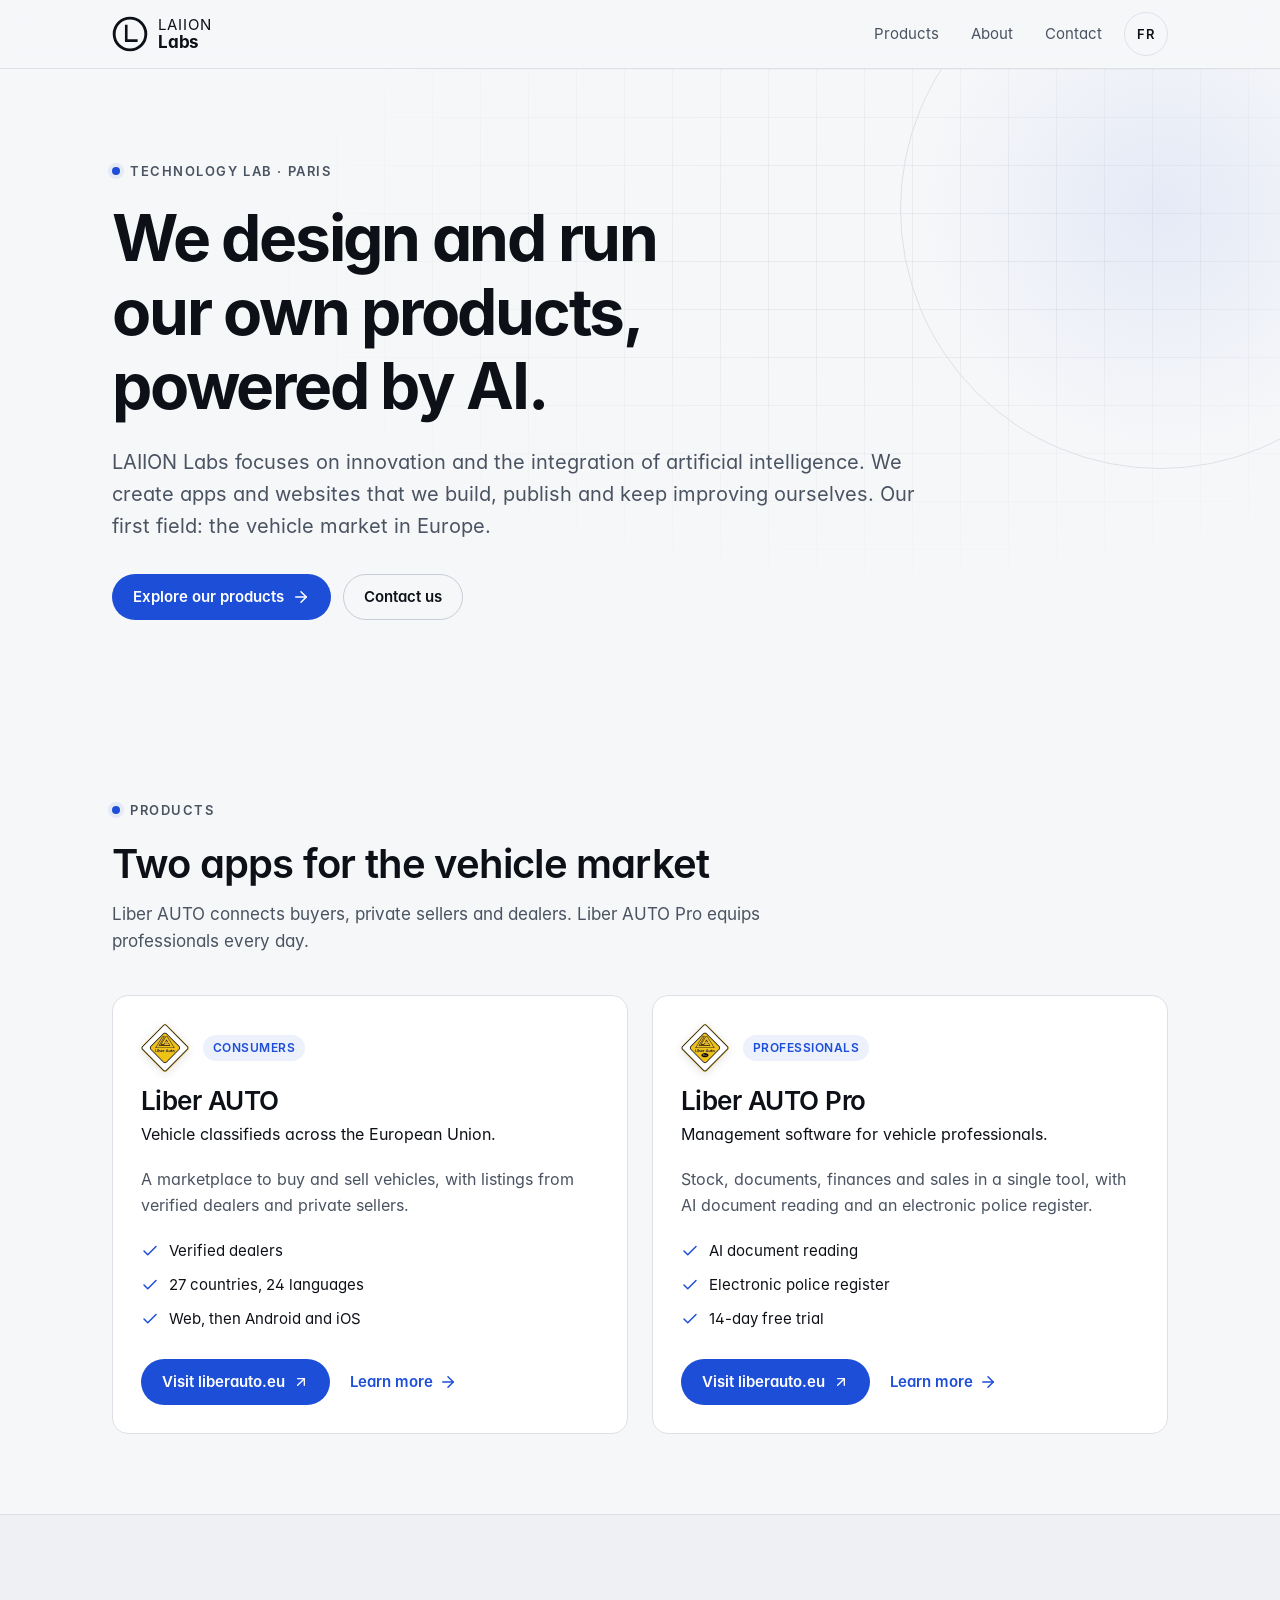
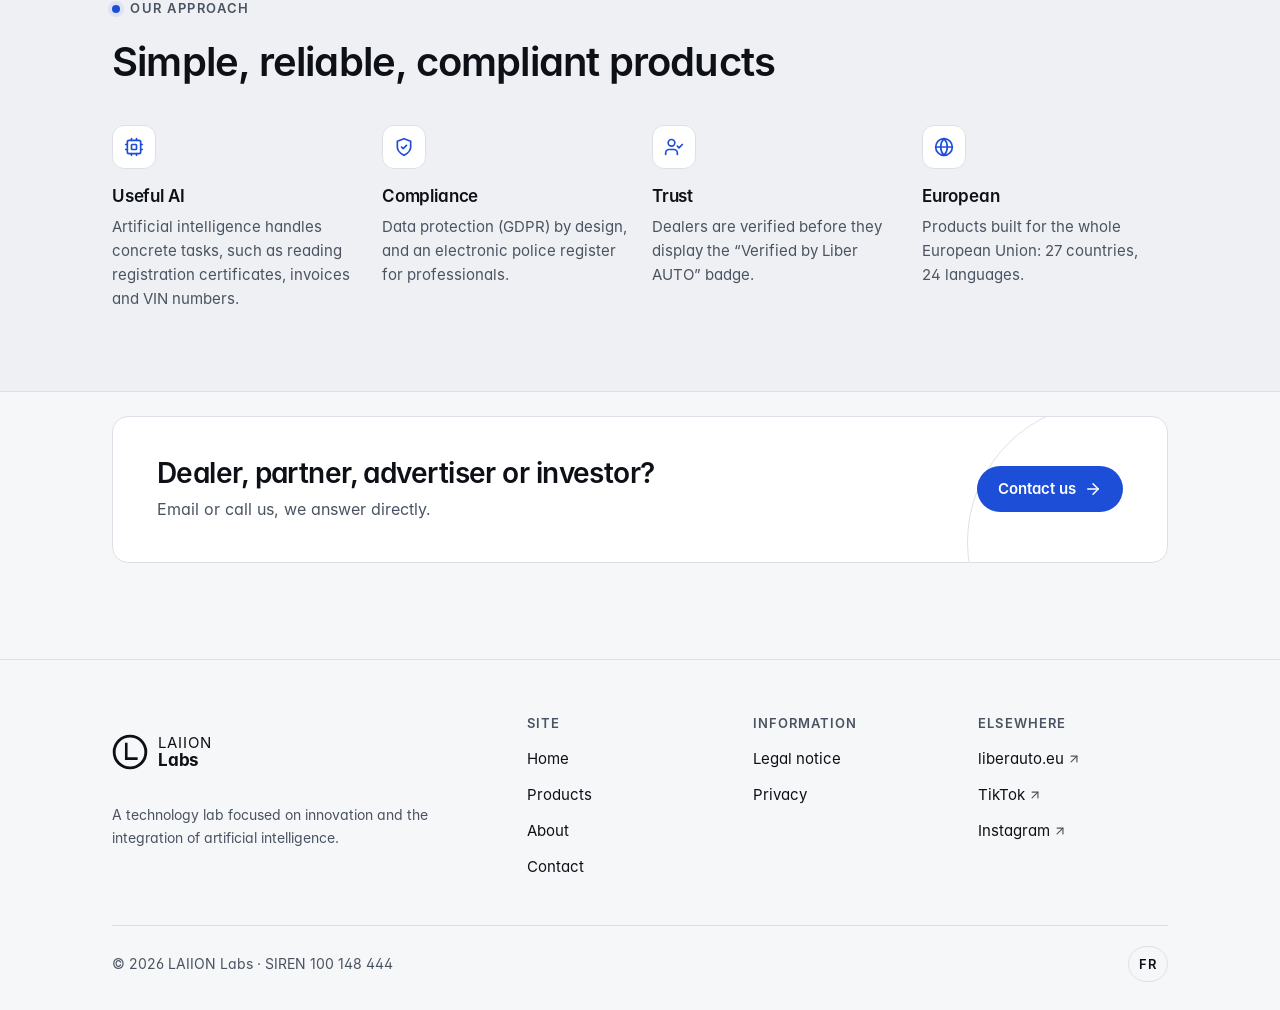
<file: index.html>
<!doctype html>
<html lang="fr">
<head>
  <meta charset="utf-8">
  <meta name="viewport" content="width=device-width, initial-scale=1">
  <title>LAIION Labs — Laboratoire technologique et intelligence artificielle</title>
  <meta name="description" content="LAIION Labs conçoit, développe et exploite ses propres applications et sites web, propulsés par l'IA. Éditeur de Liber AUTO et Liber AUTO Pro.">
  <link rel="canonical" href="https://laiionlabs.com/">
  <link rel="alternate" hreflang="fr" href="https://laiionlabs.com/">
  <link rel="alternate" hreflang="en" href="https://laiionlabs.com/en/">
  <link rel="alternate" hreflang="x-default" href="https://laiionlabs.com/">
  <meta name="color-scheme" content="light dark">
  <meta name="theme-color" content="#f6f7f9" media="(prefers-color-scheme: light)">
  <meta name="theme-color" content="#0b0e12" media="(prefers-color-scheme: dark)">
  <meta property="og:type" content="website">
  <meta property="og:site_name" content="LAIION Labs">
  <meta property="og:title" content="LAIION Labs — Laboratoire technologique et intelligence artificielle">
  <meta property="og:description" content="LAIION Labs conçoit, développe et exploite ses propres applications et sites web, propulsés par l'IA. Éditeur de Liber AUTO et Liber AUTO Pro.">
  <meta property="og:url" content="https://laiionlabs.com/">
  <meta property="og:image" content="https://laiionlabs.com/assets/img/og-image.png">
  <meta property="og:image:width" content="1200">
  <meta property="og:image:height" content="630">
  <meta property="og:image:alt" content="LAIION Labs">
  <meta property="og:locale" content="fr_FR">
  <meta property="og:locale:alternate" content="en_US">
  <meta name="twitter:card" content="summary_large_image">
  <link rel="icon" href="assets/img/favicon.svg" type="image/svg+xml">
  <link rel="icon" href="assets/img/favicon-32.png" sizes="32x32" type="image/png">
  <link rel="apple-touch-icon" href="assets/img/apple-touch-icon.png">
  <link rel="preload" href="assets/fonts/inter-400.woff" as="font" type="font/woff" crossorigin>
  <link rel="stylesheet" href="assets/css/style.css">
  <script type="application/ld+json">{"@context":"https://schema.org","@type":"Organization","name":"LAIION Labs","legalName":"LAIION Labs","url":"https://laiionlabs.com/","logo":"https://laiionlabs.com/assets/img/logo-512.png","email":"contact@laiionlabs.com","telephone":"+33961003296","foundingDate":"2026","address":{"@type":"PostalAddress","streetAddress":"60 rue François 1er","postalCode":"75008","addressLocality":"Paris","addressCountry":"FR"},"identifier":[{"@type":"PropertyValue","propertyID":"SIREN","value":"100148444"},{"@type":"PropertyValue","propertyID":"SIRET","value":"10014844400019"}],"vatID":"FR66100148444","founder":{"@type":"Person","name":"Ion Lai"},"sameAs":["https://liberauto.eu","https://www.tiktok.com/@laiion.labs","https://www.instagram.com/laiion_labs/"]}</script>
  <script>(function(){try{if(/bot|crawl|spider|slurp|lighthouse/i.test(navigator.userAgent))return;var c=localStorage.getItem("lang");if(c==="fr")return;var l=((navigator.languages&&navigator.languages[0])||navigator.language||"fr").toLowerCase();if(c==="en"||l.indexOf("fr")!==0)location.replace("en/index.html");}catch(e){}})();</script>
</head>
<body>
  <a class="skip" href="#main">Aller au contenu</a>
  <header class="site-header">
    <div class="container site-header__inner">
      <a class="brand" href="index.html" aria-label="Accueil LAIION Labs">
        <svg class="brand__mark" viewBox="0 0 100 100" width="36" height="36" aria-hidden="true" focusable="false"><circle cx="50" cy="50" r="44" fill="none" stroke="currentColor" stroke-width="8"/><path d="M39.6 24V68.4H71.2" fill="none" stroke="currentColor" stroke-width="7.2"/></svg>
        <span class="brand__text" aria-hidden="true"><span class="brand__top">LAIION</span><span class="brand__bottom">Labs</span></span>
      </a>
      <nav class="nav" aria-label="Navigation principale">
        <ul class="nav__list"><li><a href="produits.html">Produits</a></li><li><a href="a-propos.html">À propos</a></li><li><a href="contact.html">Contact</a></li></ul>
        <a class="lang-switch" href="en/index.html" hreflang="en" lang="en" data-setlang="en"><span class="sr-only">English</span><span aria-hidden="true">EN</span></a>
        <details class="nav__mobile">
          <summary aria-label="Menu"><svg class="icon" viewBox="0 0 24 24" width="20" height="20" fill="none" stroke="currentColor" stroke-width="2" stroke-linecap="round" stroke-linejoin="round" aria-hidden="true" focusable="false"><path d="M4 6h16"/><path d="M4 12h16"/><path d="M4 18h16"/></svg><svg class="icon" viewBox="0 0 24 24" width="20" height="20" fill="none" stroke="currentColor" stroke-width="2" stroke-linecap="round" stroke-linejoin="round" aria-hidden="true" focusable="false"><path d="M18 6 6 18"/><path d="m6 6 12 12"/></svg></summary>
          <div class="nav__panel">
            <ul><li><a href="produits.html">Produits</a></li><li><a href="a-propos.html">À propos</a></li><li><a href="contact.html">Contact</a></li></ul>
          </div>
        </details>
      </nav>
    </div>
  </header>

  <main id="main">

  <section class="hero">
    <div class="container">
      <p class="eyebrow">Laboratoire technologique · Paris</p>
      <h1 class="hero__title">Nous concevons et exploitons nos propres produits, propulsés par l'IA.</h1>
      <p class="lead hero__lead">LAIION Labs est spécialisée dans l'innovation et l'intégration de l'intelligence artificielle. Nous créons des applications et des sites web que nous développons, publions et faisons évoluer nous-mêmes. Premier terrain&nbsp;: le marché du véhicule en Europe.</p>
      <div class="actions">
        <a class="btn btn--primary" href="produits.html">Découvrir nos produits <svg class="icon" viewBox="0 0 24 24" width="20" height="20" fill="none" stroke="currentColor" stroke-width="2" stroke-linecap="round" stroke-linejoin="round" aria-hidden="true" focusable="false"><path d="M5 12h14"/><path d="m12 5 7 7-7 7"/></svg></a>
        <a class="btn btn--ghost" href="contact.html">Nous contacter</a>
      </div>
    </div>
  </section>

  <section class="section" aria-labelledby="products-title">
    <div class="container">
      <div class="section__head">
        <p class="eyebrow">Produits</p>
        <h2 id="products-title">Deux applications pour le marché du véhicule</h2>
        <p class="muted">Liber AUTO relie acheteurs, particuliers et garages. Liber AUTO Pro équipe les professionnels au quotidien.</p>
      </div>
      <div class="grid grid--2">
      <article class="card product-card">
        <div class="product-card__head">
          <div class="product-card__top"><img class="product-logo" src="assets/img/logo-liber-auto.webp" alt="Logo Liber AUTO" width="48" height="48"><span class="tag">Grand public</span></div>
          <h3 class="product-card__name">Liber AUTO</h3>
          <p class="product-card__tagline">Petites annonces de véhicules dans toute l'Union européenne.</p>
        </div>
        <p class="muted">Une place de marché pour acheter et vendre des véhicules, avec les annonces de garages vérifiés et de particuliers.</p>
        <ul class="checks"><li><svg class="icon" viewBox="0 0 24 24" width="20" height="20" fill="none" stroke="currentColor" stroke-width="2" stroke-linecap="round" stroke-linejoin="round" aria-hidden="true" focusable="false"><path d="M20 6 9 17l-5-5"/></svg><span>Garages vérifiés</span></li><li><svg class="icon" viewBox="0 0 24 24" width="20" height="20" fill="none" stroke="currentColor" stroke-width="2" stroke-linecap="round" stroke-linejoin="round" aria-hidden="true" focusable="false"><path d="M20 6 9 17l-5-5"/></svg><span>27 pays, 24 langues</span></li><li><svg class="icon" viewBox="0 0 24 24" width="20" height="20" fill="none" stroke="currentColor" stroke-width="2" stroke-linecap="round" stroke-linejoin="round" aria-hidden="true" focusable="false"><path d="M20 6 9 17l-5-5"/></svg><span>Web, puis Android et iOS</span></li></ul>
        <div class="product-card__actions">
          <a class="btn btn--primary" href="https://liberauto.eu" target="_blank" rel="noopener">Voir sur liberauto.eu<span class="sr-only"> (nouvel onglet)</span><svg class="icon" viewBox="0 0 24 24" width="20" height="20" fill="none" stroke="currentColor" stroke-width="2" stroke-linecap="round" stroke-linejoin="round" aria-hidden="true" focusable="false"><path d="M7 7h10v10"/><path d="M7 17 17 7"/></svg></a>
          <a class="link-arrow" href="produits.html#liber-auto">En savoir plus <svg class="icon" viewBox="0 0 24 24" width="20" height="20" fill="none" stroke="currentColor" stroke-width="2" stroke-linecap="round" stroke-linejoin="round" aria-hidden="true" focusable="false"><path d="M5 12h14"/><path d="m12 5 7 7-7 7"/></svg></a>
        </div>
      </article>
      <article class="card product-card">
        <div class="product-card__head">
          <div class="product-card__top"><img class="product-logo" src="assets/img/logo-liber-auto-pro.webp" alt="Logo Liber AUTO Pro" width="48" height="48"><span class="tag">Professionnels</span></div>
          <h3 class="product-card__name">Liber AUTO Pro</h3>
          <p class="product-card__tagline">Le logiciel de gestion des professionnels du véhicule.</p>
        </div>
        <p class="muted">Stock, documents, finances et ventes réunis dans un seul outil, avec lecture automatique des documents par IA et livre de police électronique.</p>
        <ul class="checks"><li><svg class="icon" viewBox="0 0 24 24" width="20" height="20" fill="none" stroke="currentColor" stroke-width="2" stroke-linecap="round" stroke-linejoin="round" aria-hidden="true" focusable="false"><path d="M20 6 9 17l-5-5"/></svg><span>Lecture IA des documents</span></li><li><svg class="icon" viewBox="0 0 24 24" width="20" height="20" fill="none" stroke="currentColor" stroke-width="2" stroke-linecap="round" stroke-linejoin="round" aria-hidden="true" focusable="false"><path d="M20 6 9 17l-5-5"/></svg><span>Livre de police électronique</span></li><li><svg class="icon" viewBox="0 0 24 24" width="20" height="20" fill="none" stroke="currentColor" stroke-width="2" stroke-linecap="round" stroke-linejoin="round" aria-hidden="true" focusable="false"><path d="M20 6 9 17l-5-5"/></svg><span>Essai gratuit de 14 jours</span></li></ul>
        <div class="product-card__actions">
          <a class="btn btn--primary" href="https://liberauto.eu" target="_blank" rel="noopener">Voir sur liberauto.eu<span class="sr-only"> (nouvel onglet)</span><svg class="icon" viewBox="0 0 24 24" width="20" height="20" fill="none" stroke="currentColor" stroke-width="2" stroke-linecap="round" stroke-linejoin="round" aria-hidden="true" focusable="false"><path d="M7 7h10v10"/><path d="M7 17 17 7"/></svg></a>
          <a class="link-arrow" href="produits.html#liber-auto-pro">En savoir plus <svg class="icon" viewBox="0 0 24 24" width="20" height="20" fill="none" stroke="currentColor" stroke-width="2" stroke-linecap="round" stroke-linejoin="round" aria-hidden="true" focusable="false"><path d="M5 12h14"/><path d="m12 5 7 7-7 7"/></svg></a>
        </div>
      </article>
      </div>
    </div>
  </section>

  <section class="section section--muted" aria-labelledby="approach-title">
    <div class="container">
      <div class="section__head">
        <p class="eyebrow">Notre approche</p>
        <h2 id="approach-title">Des produits sobres, fiables et conformes</h2>
      </div>
      <div class="grid grid--4">
        <div class="feature">
          <span class="feature__icon"><svg class="icon" viewBox="0 0 24 24" width="20" height="20" fill="none" stroke="currentColor" stroke-width="2" stroke-linecap="round" stroke-linejoin="round" aria-hidden="true" focusable="false"><rect x="4" y="4" width="16" height="16" rx="2"/><rect x="9" y="9" width="6" height="6" rx="1"/><path d="M15 2v2M15 20v2M2 15h2M2 9h2M20 15h2M20 9h2M9 2v2M9 20v2"/></svg></span>
          <h3>Une IA utile</h3>
          <p class="muted">L'intelligence artificielle sert des tâches concrètes, comme la lecture des cartes grises, des factures et des numéros VIN.</p>
        </div>
        <div class="feature">
          <span class="feature__icon"><svg class="icon" viewBox="0 0 24 24" width="20" height="20" fill="none" stroke="currentColor" stroke-width="2" stroke-linecap="round" stroke-linejoin="round" aria-hidden="true" focusable="false"><path d="M12 22s8-4 8-10V5l-8-3-8 3v7c0 6 8 10 8 10"/><path d="m9 12 2 2 4-4"/></svg></span>
          <h3>Conformité</h3>
          <p class="muted">Protection des données (RGPD) dès la conception et livre de police électronique pour les professionnels.</p>
        </div>
        <div class="feature">
          <span class="feature__icon"><svg class="icon" viewBox="0 0 24 24" width="20" height="20" fill="none" stroke="currentColor" stroke-width="2" stroke-linecap="round" stroke-linejoin="round" aria-hidden="true" focusable="false"><path d="M16 21v-2a4 4 0 0 0-4-4H6a4 4 0 0 0-4 4v2"/><circle cx="9" cy="7" r="4"/><path d="m16 11 2 2 4-4"/></svg></span>
          <h3>Confiance</h3>
          <p class="muted">Les garages sont vérifiés avant d'afficher le badge « Vérifié par Liber AUTO ».</p>
        </div>
        <div class="feature">
          <span class="feature__icon"><svg class="icon" viewBox="0 0 24 24" width="20" height="20" fill="none" stroke="currentColor" stroke-width="2" stroke-linecap="round" stroke-linejoin="round" aria-hidden="true" focusable="false"><circle cx="12" cy="12" r="10"/><path d="M12 2a14.5 14.5 0 0 0 0 20 14.5 14.5 0 0 0 0-20"/><path d="M2 12h20"/></svg></span>
          <h3>Européen</h3>
          <p class="muted">Des produits pensés pour toute l'Union européenne : 27 pays, 24 langues.</p>
        </div>
      </div>
    </div>
  </section>

  <section class="section section--tight">
    <div class="container">
      <div class="cta">
        <div>
          <h2 class="cta__title">Garage, partenaire, annonceur ou investisseur&nbsp;?</h2>
          <p class="muted">Écrivez-nous ou appelez-nous, nous répondons directement.</p>
        </div>
        <a class="btn btn--primary" href="contact.html">Nous contacter <svg class="icon" viewBox="0 0 24 24" width="20" height="20" fill="none" stroke="currentColor" stroke-width="2" stroke-linecap="round" stroke-linejoin="round" aria-hidden="true" focusable="false"><path d="M5 12h14"/><path d="m12 5 7 7-7 7"/></svg></a>
      </div>
    </div>
  </section>
  </main>

  <footer class="site-footer">
    <div class="container">
      <div class="site-footer__grid">
        <div class="site-footer__brand">
          <a class="brand" href="index.html" aria-label="Accueil LAIION Labs">
            <svg class="brand__mark" viewBox="0 0 100 100" width="36" height="36" aria-hidden="true" focusable="false"><circle cx="50" cy="50" r="44" fill="none" stroke="currentColor" stroke-width="8"/><path d="M39.6 24V68.4H71.2" fill="none" stroke="currentColor" stroke-width="7.2"/></svg>
            <span class="brand__text" aria-hidden="true"><span class="brand__top">LAIION</span><span class="brand__bottom">Labs</span></span>
          </a>
          <p class="muted small">Laboratoire technologique spécialisé dans l'innovation et l'intégration de l'intelligence artificielle.</p>
        </div>
        <div>
          <h2 class="site-footer__title">Site</h2>
          <ul>
            <li><a href="index.html">Accueil</a></li>
            <li><a href="produits.html">Produits</a></li>
            <li><a href="a-propos.html">À propos</a></li>
            <li><a href="contact.html">Contact</a></li>
          </ul>
        </div>
        <div>
          <h2 class="site-footer__title">Informations</h2>
          <ul>
            <li><a href="mentions-legales.html">Mentions légales</a></li>
            <li><a href="confidentialite.html">Confidentialité</a></li>
          </ul>
        </div>
        <div>
          <h2 class="site-footer__title">Ailleurs</h2>
          <ul>
            <li><a href="https://liberauto.eu" target="_blank" rel="noopener">liberauto.eu<span class="sr-only"> (nouvel onglet)</span><svg class="icon" viewBox="0 0 24 24" width="20" height="20" fill="none" stroke="currentColor" stroke-width="2" stroke-linecap="round" stroke-linejoin="round" aria-hidden="true" focusable="false"><path d="M7 7h10v10"/><path d="M7 17 17 7"/></svg></a></li>
            <li><a href="https://www.tiktok.com/@laiion.labs" target="_blank" rel="noopener">TikTok<span class="sr-only"> (nouvel onglet)</span><svg class="icon" viewBox="0 0 24 24" width="20" height="20" fill="none" stroke="currentColor" stroke-width="2" stroke-linecap="round" stroke-linejoin="round" aria-hidden="true" focusable="false"><path d="M7 7h10v10"/><path d="M7 17 17 7"/></svg></a></li>
            <li><a href="https://www.instagram.com/laiion_labs/" target="_blank" rel="noopener">Instagram<span class="sr-only"> (nouvel onglet)</span><svg class="icon" viewBox="0 0 24 24" width="20" height="20" fill="none" stroke="currentColor" stroke-width="2" stroke-linecap="round" stroke-linejoin="round" aria-hidden="true" focusable="false"><path d="M7 7h10v10"/><path d="M7 17 17 7"/></svg></a></li>
          </ul>
        </div>
      </div>
      <div class="site-footer__bottom">
        <p class="small">© 2026 LAIION Labs · SIREN 100 148 444</p>
        <a class="lang-switch lang-switch--footer" href="en/index.html" hreflang="en" lang="en" data-setlang="en"><span class="sr-only">English</span><span aria-hidden="true">EN</span></a>
      </div>
    </div>
  </footer>
  <script>document.querySelectorAll("[data-setlang]").forEach(function(a){a.addEventListener("click",function(){try{localStorage.setItem("lang",a.getAttribute("data-setlang"))}catch(e){}})});</script>
</body>
</html>
</file>
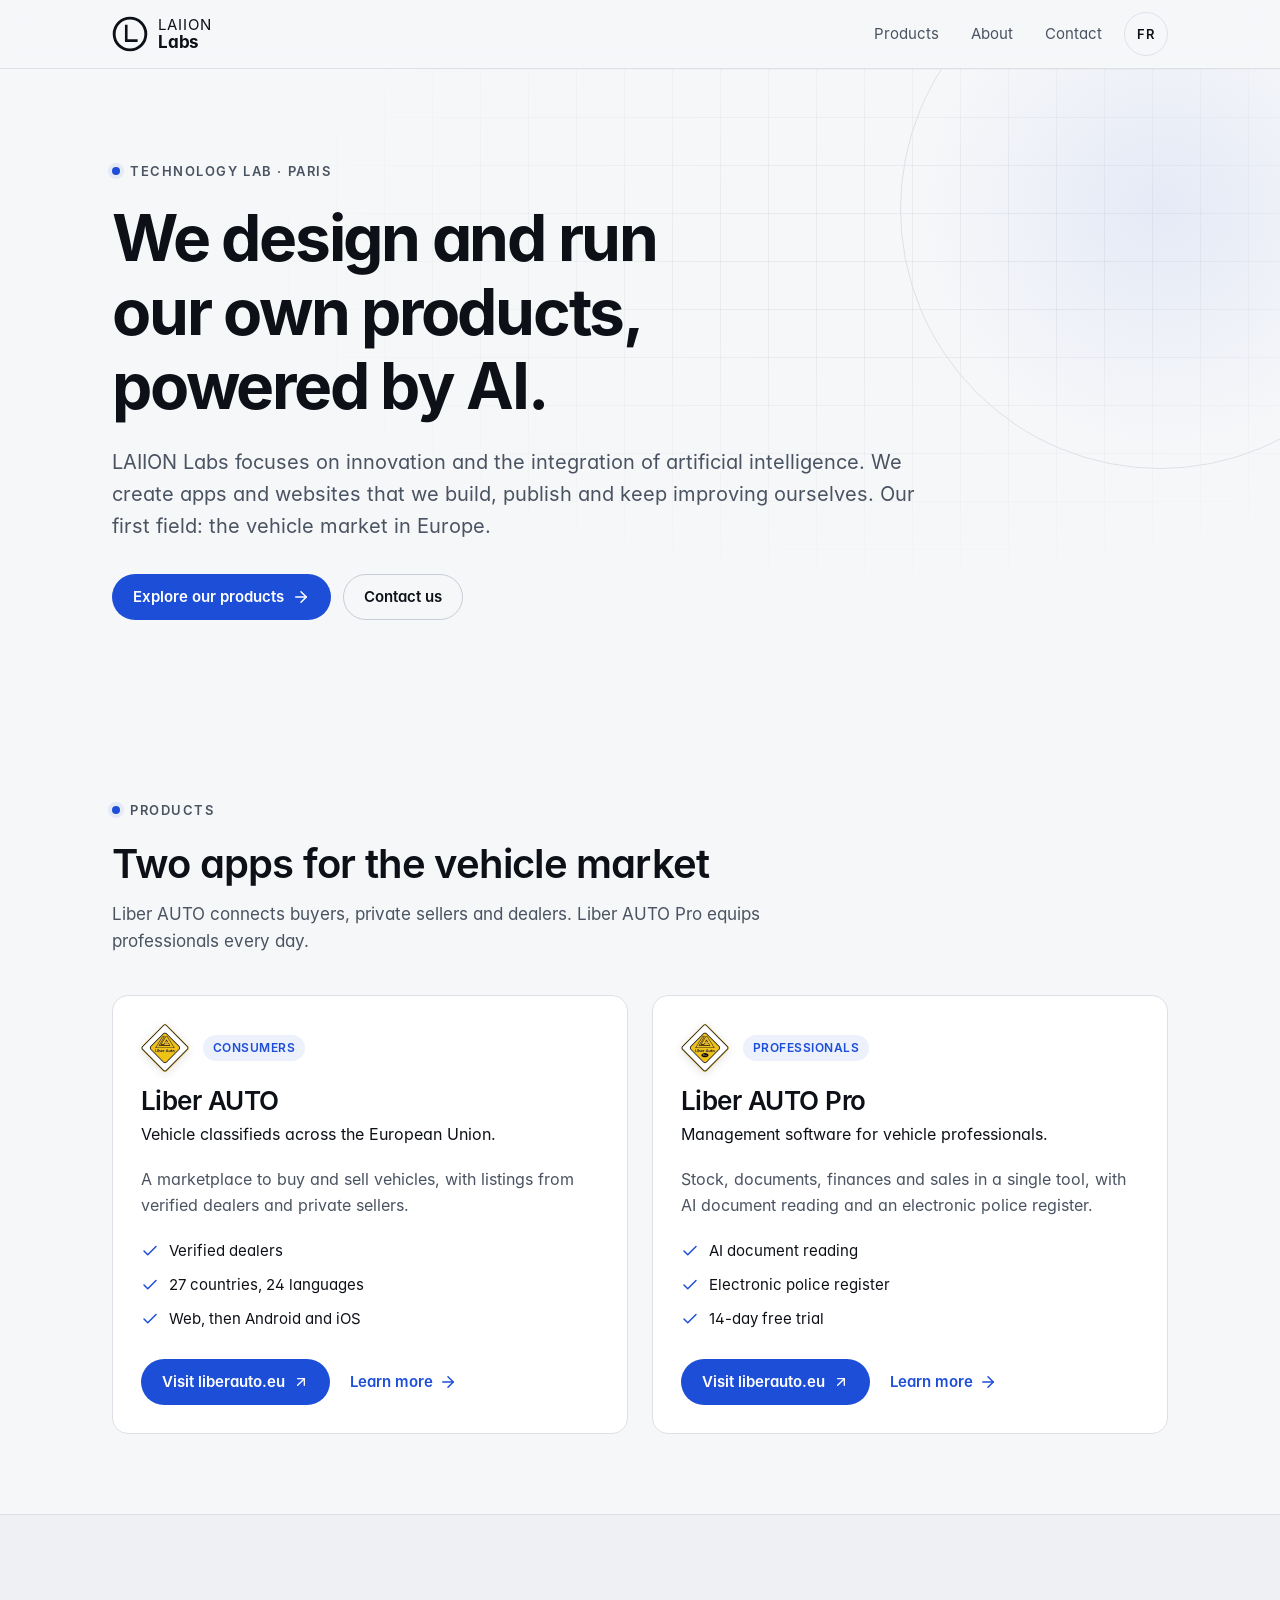
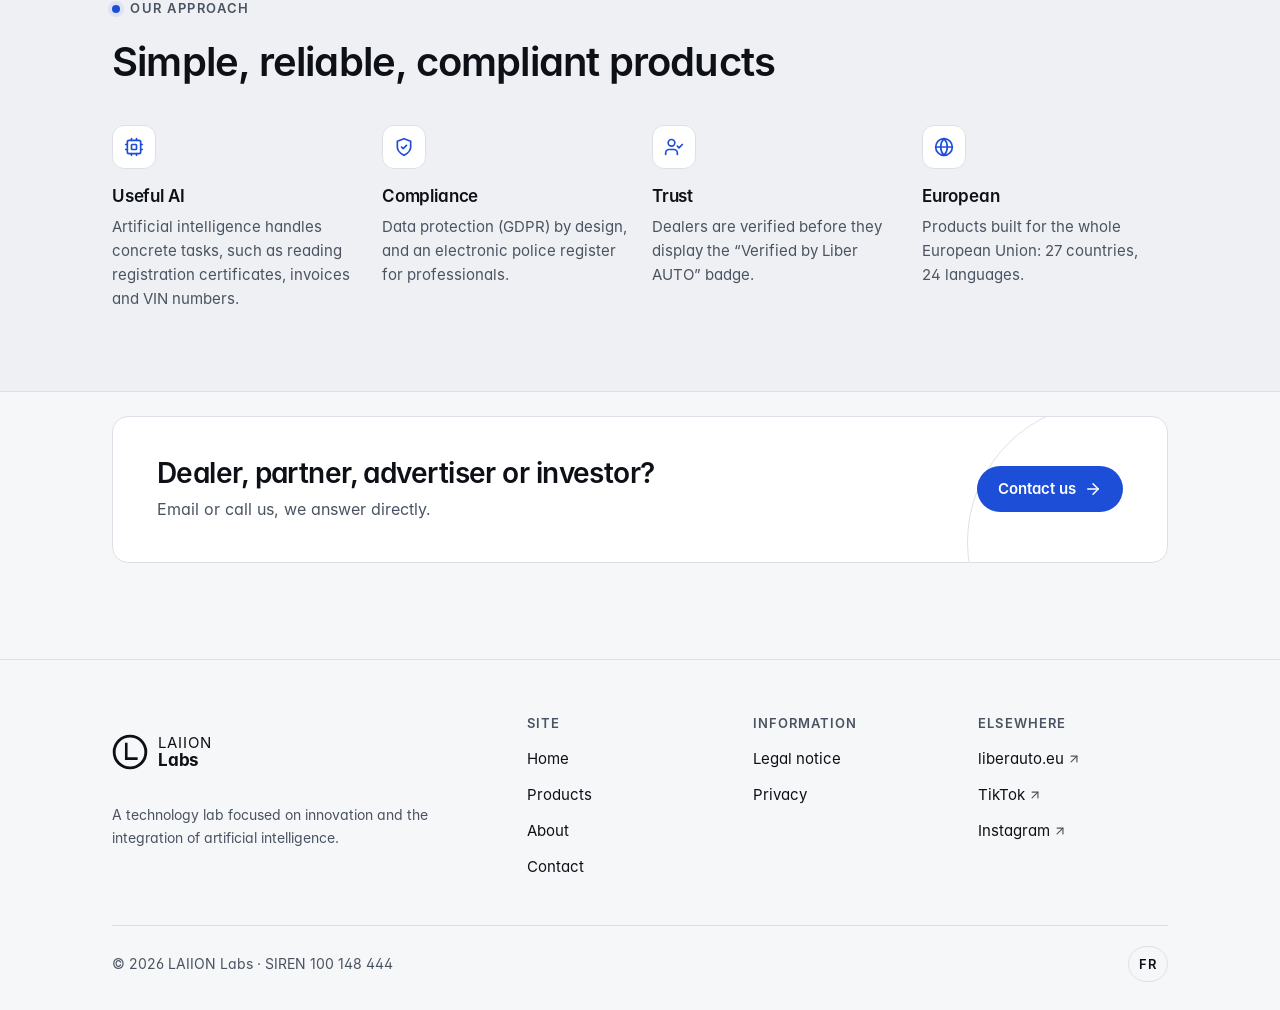
<file: en/index.html>
<!doctype html>
<html lang="en">
<head>
  <meta charset="utf-8">
  <meta name="viewport" content="width=device-width, initial-scale=1">
  <title>LAIION Labs — Technology lab and artificial intelligence</title>
  <meta name="description" content="LAIION Labs designs, builds and runs its own AI-powered apps and websites. Publisher of Liber AUTO and Liber AUTO Pro.">
  <link rel="canonical" href="https://laiionlabs.com/en/">
  <link rel="alternate" hreflang="fr" href="https://laiionlabs.com/">
  <link rel="alternate" hreflang="en" href="https://laiionlabs.com/en/">
  <link rel="alternate" hreflang="x-default" href="https://laiionlabs.com/">
  <meta name="color-scheme" content="light dark">
  <meta name="theme-color" content="#f6f7f9" media="(prefers-color-scheme: light)">
  <meta name="theme-color" content="#0b0e12" media="(prefers-color-scheme: dark)">
  <meta property="og:type" content="website">
  <meta property="og:site_name" content="LAIION Labs">
  <meta property="og:title" content="LAIION Labs — Technology lab and artificial intelligence">
  <meta property="og:description" content="LAIION Labs designs, builds and runs its own AI-powered apps and websites. Publisher of Liber AUTO and Liber AUTO Pro.">
  <meta property="og:url" content="https://laiionlabs.com/en/">
  <meta property="og:image" content="https://laiionlabs.com/assets/img/og-image.png">
  <meta property="og:image:width" content="1200">
  <meta property="og:image:height" content="630">
  <meta property="og:image:alt" content="LAIION Labs">
  <meta property="og:locale" content="en_US">
  <meta property="og:locale:alternate" content="fr_FR">
  <meta name="twitter:card" content="summary_large_image">
  <link rel="icon" href="../assets/img/favicon.svg" type="image/svg+xml">
  <link rel="icon" href="../assets/img/favicon-32.png" sizes="32x32" type="image/png">
  <link rel="apple-touch-icon" href="../assets/img/apple-touch-icon.png">
  <link rel="preload" href="../assets/fonts/inter-400.woff" as="font" type="font/woff" crossorigin>
  <link rel="stylesheet" href="../assets/css/style.css">
  <script type="application/ld+json">{"@context":"https://schema.org","@type":"Organization","name":"LAIION Labs","legalName":"LAIION Labs","url":"https://laiionlabs.com/","logo":"https://laiionlabs.com/assets/img/logo-512.png","email":"contact@laiionlabs.com","telephone":"+33961003296","foundingDate":"2026","address":{"@type":"PostalAddress","streetAddress":"60 rue François 1er","postalCode":"75008","addressLocality":"Paris","addressCountry":"FR"},"identifier":[{"@type":"PropertyValue","propertyID":"SIREN","value":"100148444"},{"@type":"PropertyValue","propertyID":"SIRET","value":"10014844400019"}],"vatID":"FR66100148444","founder":{"@type":"Person","name":"Ion Lai"},"sameAs":["https://liberauto.eu","https://www.tiktok.com/@laiion.labs","https://www.instagram.com/laiion_labs/"]}</script>
</head>
<body>
  <a class="skip" href="#main">Skip to content</a>
  <header class="site-header">
    <div class="container site-header__inner">
      <a class="brand" href="index.html" aria-label="LAIION Labs home">
        <svg class="brand__mark" viewBox="0 0 100 100" width="36" height="36" aria-hidden="true" focusable="false"><circle cx="50" cy="50" r="44" fill="none" stroke="currentColor" stroke-width="8"/><path d="M39.6 24V68.4H71.2" fill="none" stroke="currentColor" stroke-width="7.2"/></svg>
        <span class="brand__text" aria-hidden="true"><span class="brand__top">LAIION</span><span class="brand__bottom">Labs</span></span>
      </a>
      <nav class="nav" aria-label="Main navigation">
        <ul class="nav__list"><li><a href="products.html">Products</a></li><li><a href="about.html">About</a></li><li><a href="contact.html">Contact</a></li></ul>
        <a class="lang-switch" href="../index.html" hreflang="fr" lang="fr" data-setlang="fr"><span class="sr-only">Français</span><span aria-hidden="true">FR</span></a>
        <details class="nav__mobile">
          <summary aria-label="Menu"><svg class="icon" viewBox="0 0 24 24" width="20" height="20" fill="none" stroke="currentColor" stroke-width="2" stroke-linecap="round" stroke-linejoin="round" aria-hidden="true" focusable="false"><path d="M4 6h16"/><path d="M4 12h16"/><path d="M4 18h16"/></svg><svg class="icon" viewBox="0 0 24 24" width="20" height="20" fill="none" stroke="currentColor" stroke-width="2" stroke-linecap="round" stroke-linejoin="round" aria-hidden="true" focusable="false"><path d="M18 6 6 18"/><path d="m6 6 12 12"/></svg></summary>
          <div class="nav__panel">
            <ul><li><a href="products.html">Products</a></li><li><a href="about.html">About</a></li><li><a href="contact.html">Contact</a></li></ul>
          </div>
        </details>
      </nav>
    </div>
  </header>

  <main id="main">

  <section class="hero">
    <div class="container">
      <p class="eyebrow">Technology lab · Paris</p>
      <h1 class="hero__title">We design and run our own products, powered by AI.</h1>
      <p class="lead hero__lead">LAIION Labs focuses on innovation and the integration of artificial intelligence. We create apps and websites that we build, publish and keep improving ourselves. Our first field: the vehicle market in Europe.</p>
      <div class="actions">
        <a class="btn btn--primary" href="products.html">Explore our products <svg class="icon" viewBox="0 0 24 24" width="20" height="20" fill="none" stroke="currentColor" stroke-width="2" stroke-linecap="round" stroke-linejoin="round" aria-hidden="true" focusable="false"><path d="M5 12h14"/><path d="m12 5 7 7-7 7"/></svg></a>
        <a class="btn btn--ghost" href="contact.html">Contact us</a>
      </div>
    </div>
  </section>

  <section class="section" aria-labelledby="products-title">
    <div class="container">
      <div class="section__head">
        <p class="eyebrow">Products</p>
        <h2 id="products-title">Two apps for the vehicle market</h2>
        <p class="muted">Liber AUTO connects buyers, private sellers and dealers. Liber AUTO Pro equips professionals every day.</p>
      </div>
      <div class="grid grid--2">
      <article class="card product-card">
        <div class="product-card__head">
          <div class="product-card__top"><img class="product-logo" src="../assets/img/logo-liber-auto.webp" alt="Logo Liber AUTO" width="48" height="48"><span class="tag">Consumers</span></div>
          <h3 class="product-card__name">Liber AUTO</h3>
          <p class="product-card__tagline">Vehicle classifieds across the European Union.</p>
        </div>
        <p class="muted">A marketplace to buy and sell vehicles, with listings from verified dealers and private sellers.</p>
        <ul class="checks"><li><svg class="icon" viewBox="0 0 24 24" width="20" height="20" fill="none" stroke="currentColor" stroke-width="2" stroke-linecap="round" stroke-linejoin="round" aria-hidden="true" focusable="false"><path d="M20 6 9 17l-5-5"/></svg><span>Verified dealers</span></li><li><svg class="icon" viewBox="0 0 24 24" width="20" height="20" fill="none" stroke="currentColor" stroke-width="2" stroke-linecap="round" stroke-linejoin="round" aria-hidden="true" focusable="false"><path d="M20 6 9 17l-5-5"/></svg><span>27 countries, 24 languages</span></li><li><svg class="icon" viewBox="0 0 24 24" width="20" height="20" fill="none" stroke="currentColor" stroke-width="2" stroke-linecap="round" stroke-linejoin="round" aria-hidden="true" focusable="false"><path d="M20 6 9 17l-5-5"/></svg><span>Web, then Android and iOS</span></li></ul>
        <div class="product-card__actions">
          <a class="btn btn--primary" href="https://liberauto.eu" target="_blank" rel="noopener">Visit liberauto.eu<span class="sr-only"> (opens in a new tab)</span><svg class="icon" viewBox="0 0 24 24" width="20" height="20" fill="none" stroke="currentColor" stroke-width="2" stroke-linecap="round" stroke-linejoin="round" aria-hidden="true" focusable="false"><path d="M7 7h10v10"/><path d="M7 17 17 7"/></svg></a>
          <a class="link-arrow" href="products.html#liber-auto">Learn more <svg class="icon" viewBox="0 0 24 24" width="20" height="20" fill="none" stroke="currentColor" stroke-width="2" stroke-linecap="round" stroke-linejoin="round" aria-hidden="true" focusable="false"><path d="M5 12h14"/><path d="m12 5 7 7-7 7"/></svg></a>
        </div>
      </article>
      <article class="card product-card">
        <div class="product-card__head">
          <div class="product-card__top"><img class="product-logo" src="../assets/img/logo-liber-auto-pro.webp" alt="Logo Liber AUTO Pro" width="48" height="48"><span class="tag">Professionals</span></div>
          <h3 class="product-card__name">Liber AUTO Pro</h3>
          <p class="product-card__tagline">Management software for vehicle professionals.</p>
        </div>
        <p class="muted">Stock, documents, finances and sales in a single tool, with AI document reading and an electronic police register.</p>
        <ul class="checks"><li><svg class="icon" viewBox="0 0 24 24" width="20" height="20" fill="none" stroke="currentColor" stroke-width="2" stroke-linecap="round" stroke-linejoin="round" aria-hidden="true" focusable="false"><path d="M20 6 9 17l-5-5"/></svg><span>AI document reading</span></li><li><svg class="icon" viewBox="0 0 24 24" width="20" height="20" fill="none" stroke="currentColor" stroke-width="2" stroke-linecap="round" stroke-linejoin="round" aria-hidden="true" focusable="false"><path d="M20 6 9 17l-5-5"/></svg><span>Electronic police register</span></li><li><svg class="icon" viewBox="0 0 24 24" width="20" height="20" fill="none" stroke="currentColor" stroke-width="2" stroke-linecap="round" stroke-linejoin="round" aria-hidden="true" focusable="false"><path d="M20 6 9 17l-5-5"/></svg><span>14-day free trial</span></li></ul>
        <div class="product-card__actions">
          <a class="btn btn--primary" href="https://liberauto.eu" target="_blank" rel="noopener">Visit liberauto.eu<span class="sr-only"> (opens in a new tab)</span><svg class="icon" viewBox="0 0 24 24" width="20" height="20" fill="none" stroke="currentColor" stroke-width="2" stroke-linecap="round" stroke-linejoin="round" aria-hidden="true" focusable="false"><path d="M7 7h10v10"/><path d="M7 17 17 7"/></svg></a>
          <a class="link-arrow" href="products.html#liber-auto-pro">Learn more <svg class="icon" viewBox="0 0 24 24" width="20" height="20" fill="none" stroke="currentColor" stroke-width="2" stroke-linecap="round" stroke-linejoin="round" aria-hidden="true" focusable="false"><path d="M5 12h14"/><path d="m12 5 7 7-7 7"/></svg></a>
        </div>
      </article>
      </div>
    </div>
  </section>

  <section class="section section--muted" aria-labelledby="approach-title">
    <div class="container">
      <div class="section__head">
        <p class="eyebrow">Our approach</p>
        <h2 id="approach-title">Simple, reliable, compliant products</h2>
      </div>
      <div class="grid grid--4">
        <div class="feature">
          <span class="feature__icon"><svg class="icon" viewBox="0 0 24 24" width="20" height="20" fill="none" stroke="currentColor" stroke-width="2" stroke-linecap="round" stroke-linejoin="round" aria-hidden="true" focusable="false"><rect x="4" y="4" width="16" height="16" rx="2"/><rect x="9" y="9" width="6" height="6" rx="1"/><path d="M15 2v2M15 20v2M2 15h2M2 9h2M20 15h2M20 9h2M9 2v2M9 20v2"/></svg></span>
          <h3>Useful AI</h3>
          <p class="muted">Artificial intelligence handles concrete tasks, such as reading registration certificates, invoices and VIN numbers.</p>
        </div>
        <div class="feature">
          <span class="feature__icon"><svg class="icon" viewBox="0 0 24 24" width="20" height="20" fill="none" stroke="currentColor" stroke-width="2" stroke-linecap="round" stroke-linejoin="round" aria-hidden="true" focusable="false"><path d="M12 22s8-4 8-10V5l-8-3-8 3v7c0 6 8 10 8 10"/><path d="m9 12 2 2 4-4"/></svg></span>
          <h3>Compliance</h3>
          <p class="muted">Data protection (GDPR) by design, and an electronic police register for professionals.</p>
        </div>
        <div class="feature">
          <span class="feature__icon"><svg class="icon" viewBox="0 0 24 24" width="20" height="20" fill="none" stroke="currentColor" stroke-width="2" stroke-linecap="round" stroke-linejoin="round" aria-hidden="true" focusable="false"><path d="M16 21v-2a4 4 0 0 0-4-4H6a4 4 0 0 0-4 4v2"/><circle cx="9" cy="7" r="4"/><path d="m16 11 2 2 4-4"/></svg></span>
          <h3>Trust</h3>
          <p class="muted">Dealers are verified before they display the “Verified by Liber AUTO” badge.</p>
        </div>
        <div class="feature">
          <span class="feature__icon"><svg class="icon" viewBox="0 0 24 24" width="20" height="20" fill="none" stroke="currentColor" stroke-width="2" stroke-linecap="round" stroke-linejoin="round" aria-hidden="true" focusable="false"><circle cx="12" cy="12" r="10"/><path d="M12 2a14.5 14.5 0 0 0 0 20 14.5 14.5 0 0 0 0-20"/><path d="M2 12h20"/></svg></span>
          <h3>European</h3>
          <p class="muted">Products built for the whole European Union: 27 countries, 24 languages.</p>
        </div>
      </div>
    </div>
  </section>

  <section class="section section--tight">
    <div class="container">
      <div class="cta">
        <div>
          <h2 class="cta__title">Dealer, partner, advertiser or investor?</h2>
          <p class="muted">Email or call us, we answer directly.</p>
        </div>
        <a class="btn btn--primary" href="contact.html">Contact us <svg class="icon" viewBox="0 0 24 24" width="20" height="20" fill="none" stroke="currentColor" stroke-width="2" stroke-linecap="round" stroke-linejoin="round" aria-hidden="true" focusable="false"><path d="M5 12h14"/><path d="m12 5 7 7-7 7"/></svg></a>
      </div>
    </div>
  </section>
  </main>

  <footer class="site-footer">
    <div class="container">
      <div class="site-footer__grid">
        <div class="site-footer__brand">
          <a class="brand" href="index.html" aria-label="LAIION Labs home">
            <svg class="brand__mark" viewBox="0 0 100 100" width="36" height="36" aria-hidden="true" focusable="false"><circle cx="50" cy="50" r="44" fill="none" stroke="currentColor" stroke-width="8"/><path d="M39.6 24V68.4H71.2" fill="none" stroke="currentColor" stroke-width="7.2"/></svg>
            <span class="brand__text" aria-hidden="true"><span class="brand__top">LAIION</span><span class="brand__bottom">Labs</span></span>
          </a>
          <p class="muted small">A technology lab focused on innovation and the integration of artificial intelligence.</p>
        </div>
        <div>
          <h2 class="site-footer__title">Site</h2>
          <ul>
            <li><a href="index.html">Home</a></li>
            <li><a href="products.html">Products</a></li>
            <li><a href="about.html">About</a></li>
            <li><a href="contact.html">Contact</a></li>
          </ul>
        </div>
        <div>
          <h2 class="site-footer__title">Information</h2>
          <ul>
            <li><a href="legal-notice.html">Legal notice</a></li>
            <li><a href="privacy.html">Privacy</a></li>
          </ul>
        </div>
        <div>
          <h2 class="site-footer__title">Elsewhere</h2>
          <ul>
            <li><a href="https://liberauto.eu" target="_blank" rel="noopener">liberauto.eu<span class="sr-only"> (opens in a new tab)</span><svg class="icon" viewBox="0 0 24 24" width="20" height="20" fill="none" stroke="currentColor" stroke-width="2" stroke-linecap="round" stroke-linejoin="round" aria-hidden="true" focusable="false"><path d="M7 7h10v10"/><path d="M7 17 17 7"/></svg></a></li>
            <li><a href="https://www.tiktok.com/@laiion.labs" target="_blank" rel="noopener">TikTok<span class="sr-only"> (opens in a new tab)</span><svg class="icon" viewBox="0 0 24 24" width="20" height="20" fill="none" stroke="currentColor" stroke-width="2" stroke-linecap="round" stroke-linejoin="round" aria-hidden="true" focusable="false"><path d="M7 7h10v10"/><path d="M7 17 17 7"/></svg></a></li>
            <li><a href="https://www.instagram.com/laiion_labs/" target="_blank" rel="noopener">Instagram<span class="sr-only"> (opens in a new tab)</span><svg class="icon" viewBox="0 0 24 24" width="20" height="20" fill="none" stroke="currentColor" stroke-width="2" stroke-linecap="round" stroke-linejoin="round" aria-hidden="true" focusable="false"><path d="M7 7h10v10"/><path d="M7 17 17 7"/></svg></a></li>
          </ul>
        </div>
      </div>
      <div class="site-footer__bottom">
        <p class="small">© 2026 LAIION Labs · SIREN 100 148 444</p>
        <a class="lang-switch lang-switch--footer" href="../index.html" hreflang="fr" lang="fr" data-setlang="fr"><span class="sr-only">Français</span><span aria-hidden="true">FR</span></a>
      </div>
    </div>
  </footer>
  <script>document.querySelectorAll("[data-setlang]").forEach(function(a){a.addEventListener("click",function(){try{localStorage.setItem("lang",a.getAttribute("data-setlang"))}catch(e){}})});</script>
</body>
</html>
</file>
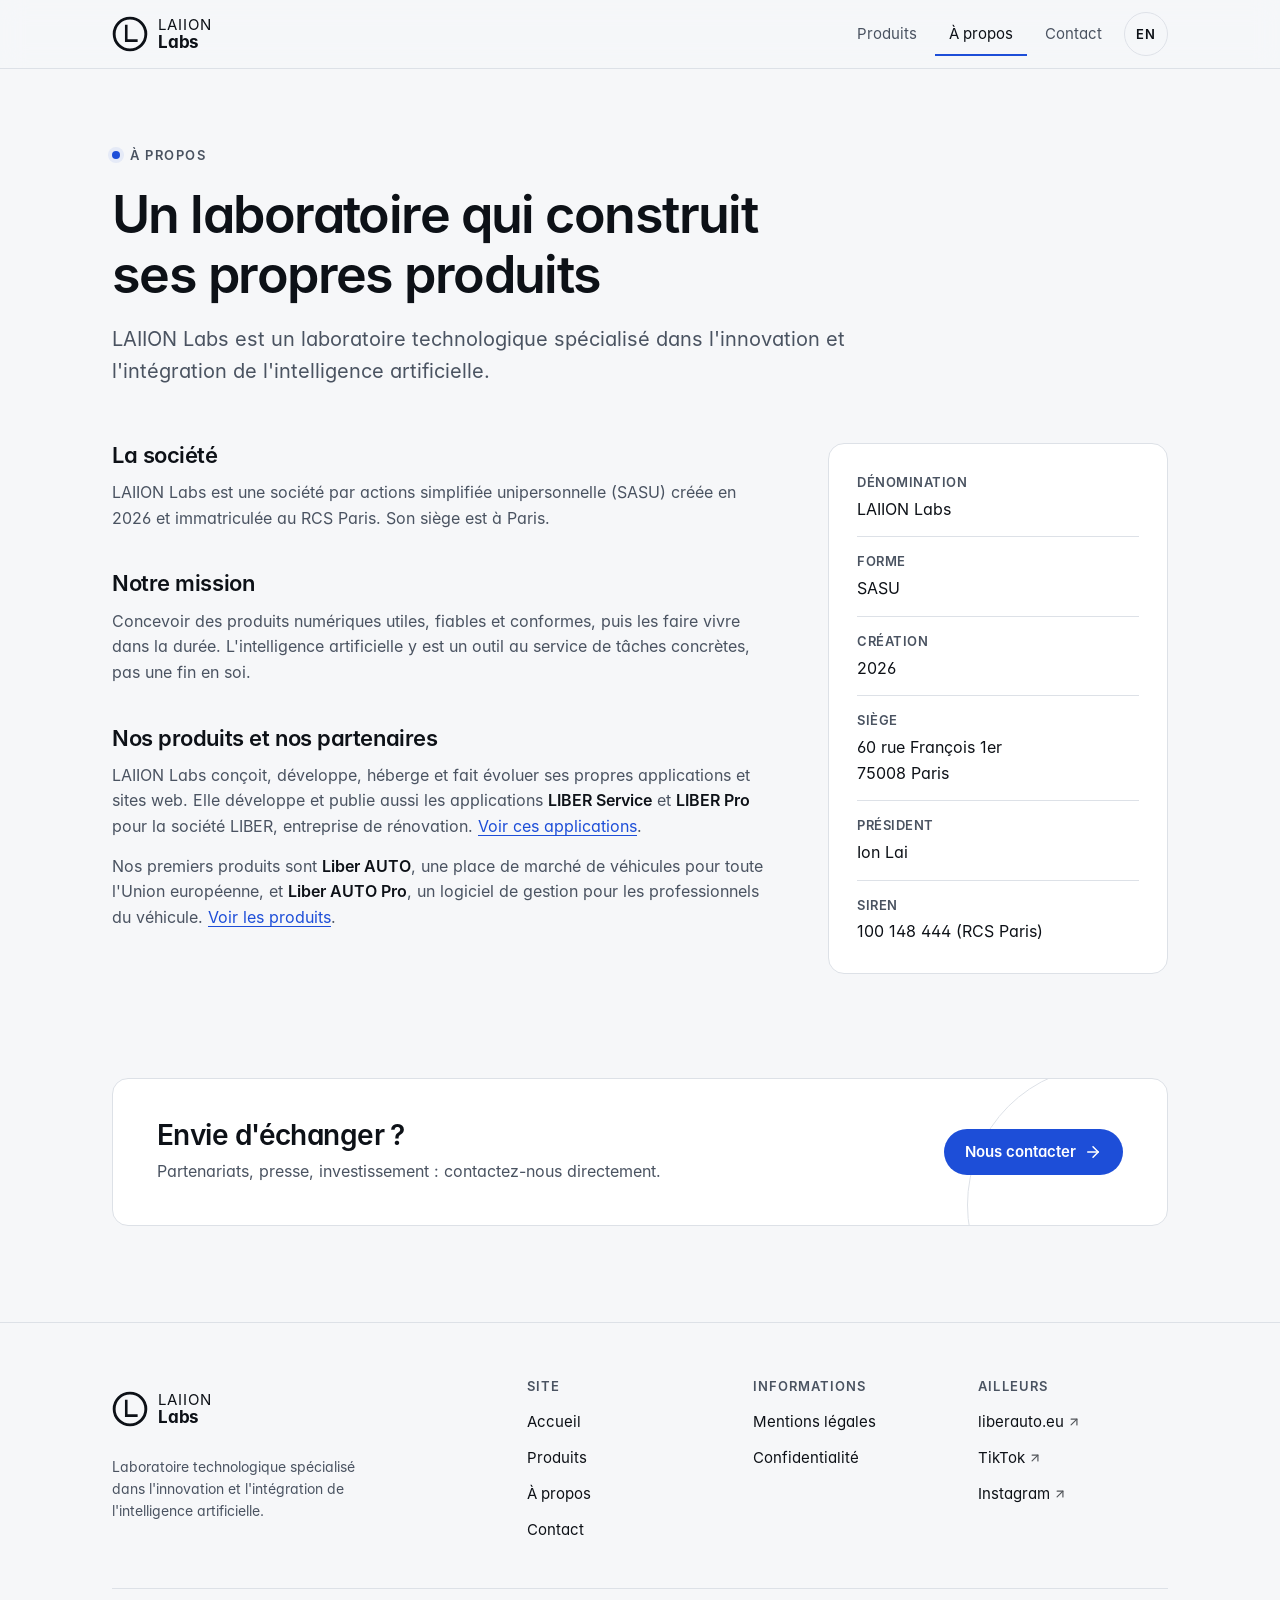
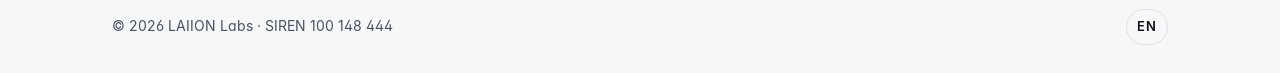
<file: a-propos.html>
<!doctype html>
<html lang="fr">
<head>
  <meta charset="utf-8">
  <meta name="viewport" content="width=device-width, initial-scale=1">
  <title>À propos — LAIION Labs</title>
  <meta name="description" content="LAIION Labs, SASU immatriculée au RCS de Paris, est un laboratoire technologique qui conçoit et exploite ses produits numériques et publie les applications de ses partenaires.">
  <link rel="canonical" href="https://laiionlabs.com/a-propos.html">
  <link rel="alternate" hreflang="fr" href="https://laiionlabs.com/a-propos.html">
  <link rel="alternate" hreflang="en" href="https://laiionlabs.com/en/about.html">
  <link rel="alternate" hreflang="x-default" href="https://laiionlabs.com/a-propos.html">
  <meta name="color-scheme" content="light dark">
  <meta name="theme-color" content="#f6f7f9" media="(prefers-color-scheme: light)">
  <meta name="theme-color" content="#0b0e12" media="(prefers-color-scheme: dark)">
  <meta property="og:type" content="website">
  <meta property="og:site_name" content="LAIION Labs">
  <meta property="og:title" content="À propos — LAIION Labs">
  <meta property="og:description" content="LAIION Labs, SASU immatriculée au RCS de Paris, est un laboratoire technologique qui conçoit et exploite ses produits numériques et publie les applications de ses partenaires.">
  <meta property="og:url" content="https://laiionlabs.com/a-propos.html">
  <meta property="og:image" content="https://laiionlabs.com/assets/img/og-image.png">
  <meta property="og:image:width" content="1200">
  <meta property="og:image:height" content="630">
  <meta property="og:image:alt" content="LAIION Labs">
  <meta property="og:locale" content="fr_FR">
  <meta property="og:locale:alternate" content="en_US">
  <meta name="twitter:card" content="summary_large_image">
  <link rel="icon" href="assets/img/favicon.svg" type="image/svg+xml">
  <link rel="icon" href="assets/img/favicon-32.png" sizes="32x32" type="image/png">
  <link rel="apple-touch-icon" href="assets/img/apple-touch-icon.png">
  <link rel="preload" href="assets/fonts/inter-400.woff" as="font" type="font/woff" crossorigin>
  <link rel="stylesheet" href="assets/css/style.css">
  <script type="application/ld+json">{"@context":"https://schema.org","@type":"Organization","name":"LAIION Labs","legalName":"LAIION Labs","url":"https://laiionlabs.com/","logo":"https://laiionlabs.com/assets/img/logo-512.png","email":"contact@laiionlabs.com","telephone":"+33961003296","foundingDate":"2026","address":{"@type":"PostalAddress","streetAddress":"60 rue François 1er","postalCode":"75008","addressLocality":"Paris","addressCountry":"FR"},"identifier":[{"@type":"PropertyValue","propertyID":"SIREN","value":"100148444"},{"@type":"PropertyValue","propertyID":"SIRET","value":"10014844400019"}],"vatID":"FR66100148444","founder":{"@type":"Person","name":"Ion Lai"},"sameAs":["https://liberauto.eu","https://www.tiktok.com/@laiion.labs","https://www.instagram.com/laiion_labs/"]}</script>
</head>
<body>
  <a class="skip" href="#main">Aller au contenu</a>
  <header class="site-header">
    <div class="container site-header__inner">
      <a class="brand" href="index.html" aria-label="Accueil LAIION Labs">
        <svg class="brand__mark" viewBox="0 0 100 100" width="36" height="36" aria-hidden="true" focusable="false"><circle cx="50" cy="50" r="44" fill="none" stroke="currentColor" stroke-width="8"/><path d="M39.6 24V68.4H71.2" fill="none" stroke="currentColor" stroke-width="7.2"/></svg>
        <span class="brand__text" aria-hidden="true"><span class="brand__top">LAIION</span><span class="brand__bottom">Labs</span></span>
      </a>
      <nav class="nav" aria-label="Navigation principale">
        <ul class="nav__list"><li><a href="produits.html">Produits</a></li><li><a href="a-propos.html" aria-current="page">À propos</a></li><li><a href="contact.html">Contact</a></li></ul>
        <a class="lang-switch" href="en/about.html" hreflang="en" lang="en" data-setlang="en"><span class="sr-only">English</span><span aria-hidden="true">EN</span></a>
        <details class="nav__mobile">
          <summary aria-label="Menu"><svg class="icon" viewBox="0 0 24 24" width="20" height="20" fill="none" stroke="currentColor" stroke-width="2" stroke-linecap="round" stroke-linejoin="round" aria-hidden="true" focusable="false"><path d="M4 6h16"/><path d="M4 12h16"/><path d="M4 18h16"/></svg><svg class="icon" viewBox="0 0 24 24" width="20" height="20" fill="none" stroke="currentColor" stroke-width="2" stroke-linecap="round" stroke-linejoin="round" aria-hidden="true" focusable="false"><path d="M18 6 6 18"/><path d="m6 6 12 12"/></svg></summary>
          <div class="nav__panel">
            <ul><li><a href="produits.html">Produits</a></li><li><a href="a-propos.html" aria-current="page">À propos</a></li><li><a href="contact.html">Contact</a></li></ul>
          </div>
        </details>
      </nav>
    </div>
  </header>

  <main id="main">

  <section class="page-head">
    <div class="container">
      <p class="eyebrow">À propos</p>
      <h1>Un laboratoire qui construit ses propres produits</h1>
      <p class="lead">LAIION Labs est un laboratoire technologique spécialisé dans l'innovation et l'intégration de l'intelligence artificielle.</p>
    </div>
  </section>

  <section class="section section--first">
    <div class="container about">
      <div class="prose">
        <h2>La société</h2>
        <p>LAIION Labs est une société par actions simplifiée unipersonnelle (SASU) créée en 2026 et immatriculée au RCS Paris. Son siège est à Paris.</p>
        <h2>Notre mission</h2>
        <p>Concevoir des produits numériques utiles, fiables et conformes, puis les faire vivre dans la durée. L'intelligence artificielle y est un outil au service de tâches concrètes, pas une fin en soi.</p>
        <h2>Nos produits et nos partenaires</h2>
        <p>LAIION Labs conçoit, développe, héberge et fait évoluer ses propres applications et sites web. Elle développe et publie aussi les applications <strong>LIBER Service</strong> et <strong>LIBER Pro</strong> pour la société LIBER, entreprise de rénovation. <a href="produits.html#liber">Voir ces applications</a>.</p>
        <p>Nos premiers produits sont <strong>Liber AUTO</strong>, une place de marché de véhicules pour toute l'Union européenne, et <strong>Liber AUTO Pro</strong>, un logiciel de gestion pour les professionnels du véhicule. <a href="produits.html">Voir les produits</a>.</p>
      </div>
      <aside class="card facts" aria-label="Informations clés">
        <dl>
          <div><dt>Dénomination</dt><dd>LAIION Labs</dd></div>
          <div><dt>Forme</dt><dd>SASU</dd></div>
          <div><dt>Création</dt><dd>2026</dd></div>
          <div><dt>Siège</dt><dd>60 rue François 1er<br>75008 Paris</dd></div>
          <div><dt>Président</dt><dd>Ion Lai</dd></div>
          <div><dt>SIREN</dt><dd>100 148 444 (RCS Paris)</dd></div>
        </dl>
      </aside>
    </div>
  </section>

  <section class="section section--tight">
    <div class="container">
      <div class="cta">
        <div>
          <h2 class="cta__title">Envie d'échanger&nbsp;?</h2>
          <p class="muted">Partenariats, presse, investissement : contactez-nous directement.</p>
        </div>
        <a class="btn btn--primary" href="contact.html">Nous contacter <svg class="icon" viewBox="0 0 24 24" width="20" height="20" fill="none" stroke="currentColor" stroke-width="2" stroke-linecap="round" stroke-linejoin="round" aria-hidden="true" focusable="false"><path d="M5 12h14"/><path d="m12 5 7 7-7 7"/></svg></a>
      </div>
    </div>
  </section>
  </main>

  <footer class="site-footer">
    <div class="container">
      <div class="site-footer__grid">
        <div class="site-footer__brand">
          <a class="brand" href="index.html" aria-label="Accueil LAIION Labs">
            <svg class="brand__mark" viewBox="0 0 100 100" width="36" height="36" aria-hidden="true" focusable="false"><circle cx="50" cy="50" r="44" fill="none" stroke="currentColor" stroke-width="8"/><path d="M39.6 24V68.4H71.2" fill="none" stroke="currentColor" stroke-width="7.2"/></svg>
            <span class="brand__text" aria-hidden="true"><span class="brand__top">LAIION</span><span class="brand__bottom">Labs</span></span>
          </a>
          <p class="muted small">Laboratoire technologique spécialisé dans l'innovation et l'intégration de l'intelligence artificielle.</p>
        </div>
        <div>
          <h2 class="site-footer__title">Site</h2>
          <ul>
            <li><a href="index.html">Accueil</a></li>
            <li><a href="produits.html">Produits</a></li>
            <li><a href="a-propos.html">À propos</a></li>
            <li><a href="contact.html">Contact</a></li>
          </ul>
        </div>
        <div>
          <h2 class="site-footer__title">Informations</h2>
          <ul>
            <li><a href="mentions-legales.html">Mentions légales</a></li>
            <li><a href="confidentialite.html">Confidentialité</a></li>
          </ul>
        </div>
        <div>
          <h2 class="site-footer__title">Ailleurs</h2>
          <ul>
            <li><a href="https://liberauto.eu" target="_blank" rel="noopener">liberauto.eu<span class="sr-only"> (nouvel onglet)</span><svg class="icon" viewBox="0 0 24 24" width="20" height="20" fill="none" stroke="currentColor" stroke-width="2" stroke-linecap="round" stroke-linejoin="round" aria-hidden="true" focusable="false"><path d="M7 7h10v10"/><path d="M7 17 17 7"/></svg></a></li>
            <li><a href="https://www.tiktok.com/@laiion.labs" target="_blank" rel="noopener">TikTok<span class="sr-only"> (nouvel onglet)</span><svg class="icon" viewBox="0 0 24 24" width="20" height="20" fill="none" stroke="currentColor" stroke-width="2" stroke-linecap="round" stroke-linejoin="round" aria-hidden="true" focusable="false"><path d="M7 7h10v10"/><path d="M7 17 17 7"/></svg></a></li>
            <li><a href="https://www.instagram.com/laiion_labs/" target="_blank" rel="noopener">Instagram<span class="sr-only"> (nouvel onglet)</span><svg class="icon" viewBox="0 0 24 24" width="20" height="20" fill="none" stroke="currentColor" stroke-width="2" stroke-linecap="round" stroke-linejoin="round" aria-hidden="true" focusable="false"><path d="M7 7h10v10"/><path d="M7 17 17 7"/></svg></a></li>
          </ul>
        </div>
      </div>
      <div class="site-footer__bottom">
        <p class="small">© 2026 LAIION Labs · SIREN 100 148 444</p>
        <a class="lang-switch lang-switch--footer" href="en/about.html" hreflang="en" lang="en" data-setlang="en"><span class="sr-only">English</span><span aria-hidden="true">EN</span></a>
      </div>
    </div>
  </footer>
  <script>document.querySelectorAll("[data-setlang]").forEach(function(a){a.addEventListener("click",function(){try{localStorage.setItem("lang",a.getAttribute("data-setlang"))}catch(e){}})});</script>
</body>
</html>
</file>
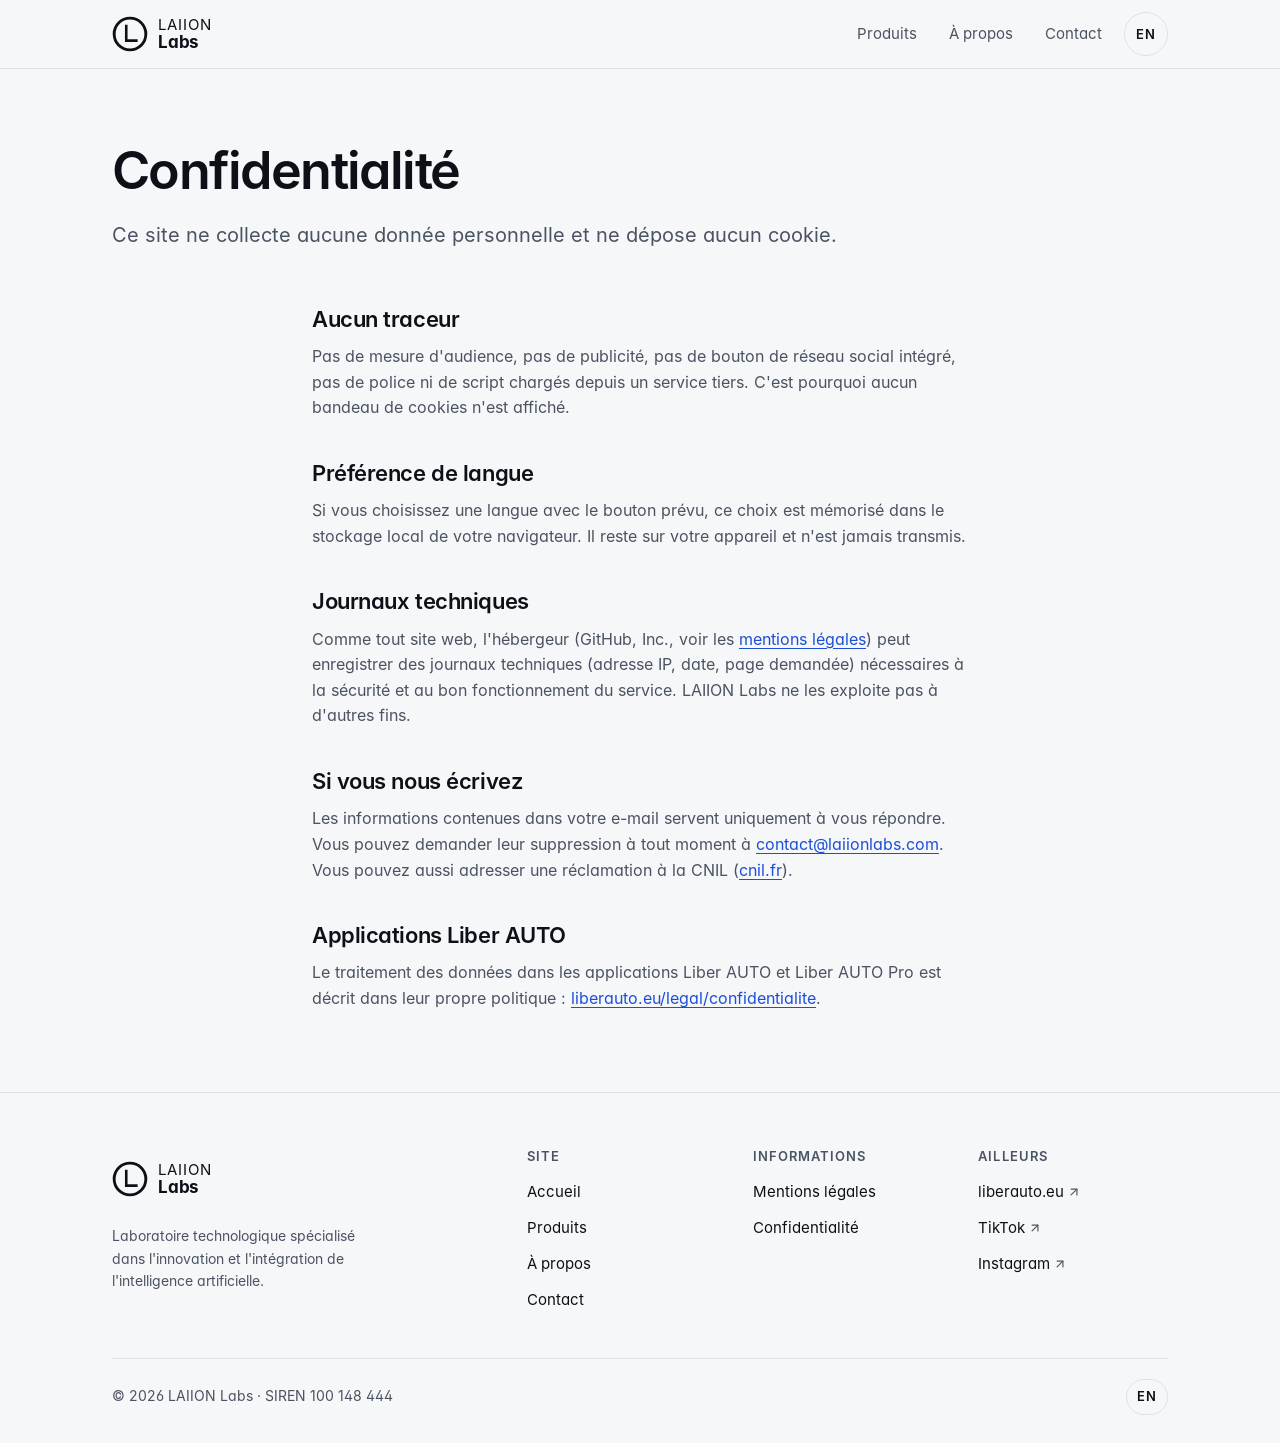
<file: confidentialite.html>
<!doctype html>
<html lang="fr">
<head>
  <meta charset="utf-8">
  <meta name="viewport" content="width=device-width, initial-scale=1">
  <title>Confidentialité — LAIION Labs</title>
  <meta name="description" content="Le site de LAIION Labs ne collecte aucune donnée personnelle et ne dépose aucun cookie.">
  <link rel="canonical" href="https://laiionlabs.com/confidentialite.html">
  <link rel="alternate" hreflang="fr" href="https://laiionlabs.com/confidentialite.html">
  <link rel="alternate" hreflang="en" href="https://laiionlabs.com/en/privacy.html">
  <link rel="alternate" hreflang="x-default" href="https://laiionlabs.com/confidentialite.html">
  <meta name="color-scheme" content="light dark">
  <meta name="theme-color" content="#f6f7f9" media="(prefers-color-scheme: light)">
  <meta name="theme-color" content="#0b0e12" media="(prefers-color-scheme: dark)">
  <meta property="og:type" content="website">
  <meta property="og:site_name" content="LAIION Labs">
  <meta property="og:title" content="Confidentialité — LAIION Labs">
  <meta property="og:description" content="Le site de LAIION Labs ne collecte aucune donnée personnelle et ne dépose aucun cookie.">
  <meta property="og:url" content="https://laiionlabs.com/confidentialite.html">
  <meta property="og:image" content="https://laiionlabs.com/assets/img/og-image.png">
  <meta property="og:image:width" content="1200">
  <meta property="og:image:height" content="630">
  <meta property="og:image:alt" content="LAIION Labs">
  <meta property="og:locale" content="fr_FR">
  <meta property="og:locale:alternate" content="en_US">
  <meta name="twitter:card" content="summary_large_image">
  <link rel="icon" href="assets/img/favicon.svg" type="image/svg+xml">
  <link rel="icon" href="assets/img/favicon-32.png" sizes="32x32" type="image/png">
  <link rel="apple-touch-icon" href="assets/img/apple-touch-icon.png">
  <link rel="preload" href="assets/fonts/inter-400.woff" as="font" type="font/woff" crossorigin>
  <link rel="stylesheet" href="assets/css/style.css">
  <script type="application/ld+json">{"@context":"https://schema.org","@type":"Organization","name":"LAIION Labs","legalName":"LAIION Labs","url":"https://laiionlabs.com/","logo":"https://laiionlabs.com/assets/img/logo-512.png","email":"contact@laiionlabs.com","telephone":"+33961003296","foundingDate":"2026","address":{"@type":"PostalAddress","streetAddress":"60 rue François 1er","postalCode":"75008","addressLocality":"Paris","addressCountry":"FR"},"identifier":[{"@type":"PropertyValue","propertyID":"SIREN","value":"100148444"},{"@type":"PropertyValue","propertyID":"SIRET","value":"10014844400019"}],"vatID":"FR66100148444","founder":{"@type":"Person","name":"Ion Lai"},"sameAs":["https://liberauto.eu","https://www.tiktok.com/@laiion.labs","https://www.instagram.com/laiion_labs/"]}</script>
</head>
<body>
  <a class="skip" href="#main">Aller au contenu</a>
  <header class="site-header">
    <div class="container site-header__inner">
      <a class="brand" href="index.html" aria-label="Accueil LAIION Labs">
        <svg class="brand__mark" viewBox="0 0 100 100" width="36" height="36" aria-hidden="true" focusable="false"><circle cx="50" cy="50" r="44" fill="none" stroke="currentColor" stroke-width="8"/><path d="M39.6 24V68.4H71.2" fill="none" stroke="currentColor" stroke-width="7.2"/></svg>
        <span class="brand__text" aria-hidden="true"><span class="brand__top">LAIION</span><span class="brand__bottom">Labs</span></span>
      </a>
      <nav class="nav" aria-label="Navigation principale">
        <ul class="nav__list"><li><a href="produits.html">Produits</a></li><li><a href="a-propos.html">À propos</a></li><li><a href="contact.html">Contact</a></li></ul>
        <a class="lang-switch" href="en/privacy.html" hreflang="en" lang="en" data-setlang="en"><span class="sr-only">English</span><span aria-hidden="true">EN</span></a>
        <details class="nav__mobile">
          <summary aria-label="Menu"><svg class="icon" viewBox="0 0 24 24" width="20" height="20" fill="none" stroke="currentColor" stroke-width="2" stroke-linecap="round" stroke-linejoin="round" aria-hidden="true" focusable="false"><path d="M4 6h16"/><path d="M4 12h16"/><path d="M4 18h16"/></svg><svg class="icon" viewBox="0 0 24 24" width="20" height="20" fill="none" stroke="currentColor" stroke-width="2" stroke-linecap="round" stroke-linejoin="round" aria-hidden="true" focusable="false"><path d="M18 6 6 18"/><path d="m6 6 12 12"/></svg></summary>
          <div class="nav__panel">
            <ul><li><a href="produits.html">Produits</a></li><li><a href="a-propos.html">À propos</a></li><li><a href="contact.html">Contact</a></li></ul>
          </div>
        </details>
      </nav>
    </div>
  </header>

  <main id="main">

  <section class="page-head">
    <div class="container">
      <h1>Confidentialité</h1>
      <p class="lead">Ce site ne collecte aucune donnée personnelle et ne dépose aucun cookie.</p>
    </div>
  </section>
  <section class="section section--first">
    <div class="container prose">
      <h2>Aucun traceur</h2>
      <p>Pas de mesure d'audience, pas de publicité, pas de bouton de réseau social intégré, pas de police ni de script chargés depuis un service tiers. C'est pourquoi aucun bandeau de cookies n'est affiché.</p>

      <h2>Préférence de langue</h2>
      <p>Si vous choisissez une langue avec le bouton prévu, ce choix est mémorisé dans le stockage local de votre navigateur. Il reste sur votre appareil et n'est jamais transmis.</p>

      <h2>Journaux techniques</h2>
      <p>Comme tout site web, l'hébergeur (GitHub, Inc., voir les <a href="mentions-legales.html">mentions légales</a>) peut enregistrer des journaux techniques (adresse IP, date, page demandée) nécessaires à la sécurité et au bon fonctionnement du service. LAIION Labs ne les exploite pas à d'autres fins.</p>

      <h2>Si vous nous écrivez</h2>
      <p>Les informations contenues dans votre e-mail servent uniquement à vous répondre. Vous pouvez demander leur suppression à tout moment à <a href="mailto:contact@laiionlabs.com">contact@laiionlabs.com</a>. Vous pouvez aussi adresser une réclamation à la CNIL (<a href="https://www.cnil.fr" rel="noopener">cnil.fr</a>).</p>

      <h2>Applications Liber AUTO</h2>
      <p>Le traitement des données dans les applications Liber AUTO et Liber AUTO Pro est décrit dans leur propre politique&nbsp;: <a href="https://liberauto.eu/legal/confidentialite" rel="noopener">liberauto.eu/legal/confidentialite</a>.</p>
    </div>
  </section>
  </main>

  <footer class="site-footer">
    <div class="container">
      <div class="site-footer__grid">
        <div class="site-footer__brand">
          <a class="brand" href="index.html" aria-label="Accueil LAIION Labs">
            <svg class="brand__mark" viewBox="0 0 100 100" width="36" height="36" aria-hidden="true" focusable="false"><circle cx="50" cy="50" r="44" fill="none" stroke="currentColor" stroke-width="8"/><path d="M39.6 24V68.4H71.2" fill="none" stroke="currentColor" stroke-width="7.2"/></svg>
            <span class="brand__text" aria-hidden="true"><span class="brand__top">LAIION</span><span class="brand__bottom">Labs</span></span>
          </a>
          <p class="muted small">Laboratoire technologique spécialisé dans l'innovation et l'intégration de l'intelligence artificielle.</p>
        </div>
        <div>
          <h2 class="site-footer__title">Site</h2>
          <ul>
            <li><a href="index.html">Accueil</a></li>
            <li><a href="produits.html">Produits</a></li>
            <li><a href="a-propos.html">À propos</a></li>
            <li><a href="contact.html">Contact</a></li>
          </ul>
        </div>
        <div>
          <h2 class="site-footer__title">Informations</h2>
          <ul>
            <li><a href="mentions-legales.html">Mentions légales</a></li>
            <li><a href="confidentialite.html">Confidentialité</a></li>
          </ul>
        </div>
        <div>
          <h2 class="site-footer__title">Ailleurs</h2>
          <ul>
            <li><a href="https://liberauto.eu" target="_blank" rel="noopener">liberauto.eu<span class="sr-only"> (nouvel onglet)</span><svg class="icon" viewBox="0 0 24 24" width="20" height="20" fill="none" stroke="currentColor" stroke-width="2" stroke-linecap="round" stroke-linejoin="round" aria-hidden="true" focusable="false"><path d="M7 7h10v10"/><path d="M7 17 17 7"/></svg></a></li>
            <li><a href="https://www.tiktok.com/@laiion.labs" target="_blank" rel="noopener">TikTok<span class="sr-only"> (nouvel onglet)</span><svg class="icon" viewBox="0 0 24 24" width="20" height="20" fill="none" stroke="currentColor" stroke-width="2" stroke-linecap="round" stroke-linejoin="round" aria-hidden="true" focusable="false"><path d="M7 7h10v10"/><path d="M7 17 17 7"/></svg></a></li>
            <li><a href="https://www.instagram.com/laiion_labs/" target="_blank" rel="noopener">Instagram<span class="sr-only"> (nouvel onglet)</span><svg class="icon" viewBox="0 0 24 24" width="20" height="20" fill="none" stroke="currentColor" stroke-width="2" stroke-linecap="round" stroke-linejoin="round" aria-hidden="true" focusable="false"><path d="M7 7h10v10"/><path d="M7 17 17 7"/></svg></a></li>
          </ul>
        </div>
      </div>
      <div class="site-footer__bottom">
        <p class="small">© 2026 LAIION Labs · SIREN 100 148 444</p>
        <a class="lang-switch lang-switch--footer" href="en/privacy.html" hreflang="en" lang="en" data-setlang="en"><span class="sr-only">English</span><span aria-hidden="true">EN</span></a>
      </div>
    </div>
  </footer>
  <script>document.querySelectorAll("[data-setlang]").forEach(function(a){a.addEventListener("click",function(){try{localStorage.setItem("lang",a.getAttribute("data-setlang"))}catch(e){}})});</script>
</body>
</html>
</file>
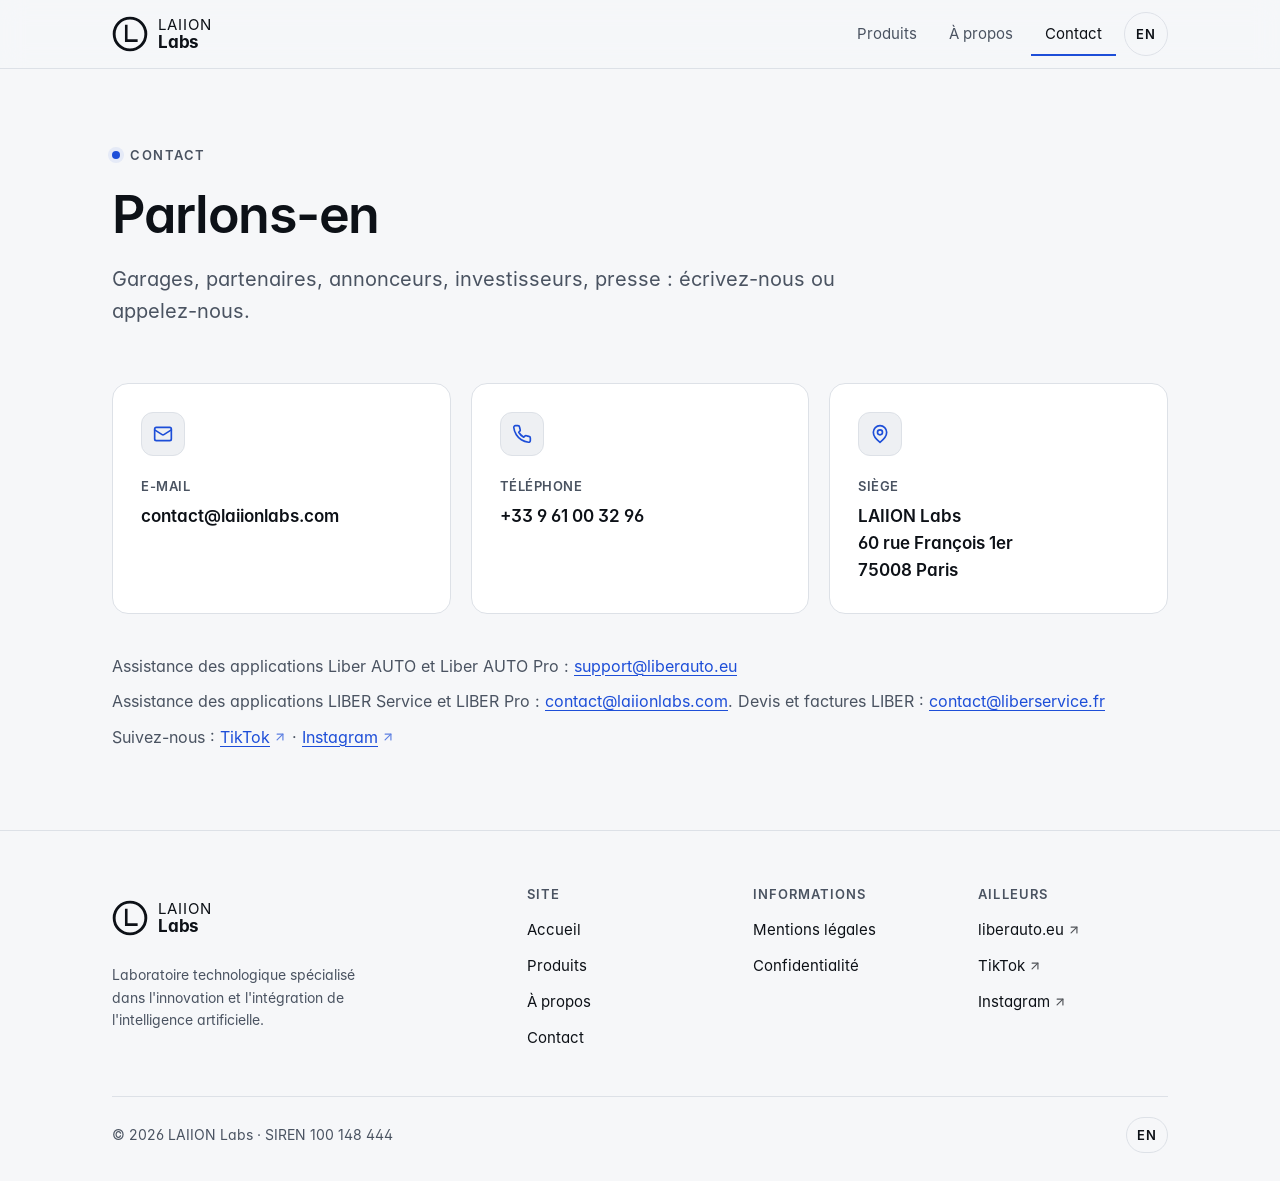
<file: contact.html>
<!doctype html>
<html lang="fr">
<head>
  <meta charset="utf-8">
  <meta name="viewport" content="width=device-width, initial-scale=1">
  <title>Contact — LAIION Labs</title>
  <meta name="description" content="Contacter LAIION Labs par e-mail ou par téléphone. Siège : 60 rue François 1er, 75008 Paris.">
  <link rel="canonical" href="https://laiionlabs.com/contact.html">
  <link rel="alternate" hreflang="fr" href="https://laiionlabs.com/contact.html">
  <link rel="alternate" hreflang="en" href="https://laiionlabs.com/en/contact.html">
  <link rel="alternate" hreflang="x-default" href="https://laiionlabs.com/contact.html">
  <meta name="color-scheme" content="light dark">
  <meta name="theme-color" content="#f6f7f9" media="(prefers-color-scheme: light)">
  <meta name="theme-color" content="#0b0e12" media="(prefers-color-scheme: dark)">
  <meta property="og:type" content="website">
  <meta property="og:site_name" content="LAIION Labs">
  <meta property="og:title" content="Contact — LAIION Labs">
  <meta property="og:description" content="Contacter LAIION Labs par e-mail ou par téléphone. Siège : 60 rue François 1er, 75008 Paris.">
  <meta property="og:url" content="https://laiionlabs.com/contact.html">
  <meta property="og:image" content="https://laiionlabs.com/assets/img/og-image.png">
  <meta property="og:image:width" content="1200">
  <meta property="og:image:height" content="630">
  <meta property="og:image:alt" content="LAIION Labs">
  <meta property="og:locale" content="fr_FR">
  <meta property="og:locale:alternate" content="en_US">
  <meta name="twitter:card" content="summary_large_image">
  <link rel="icon" href="assets/img/favicon.svg" type="image/svg+xml">
  <link rel="icon" href="assets/img/favicon-32.png" sizes="32x32" type="image/png">
  <link rel="apple-touch-icon" href="assets/img/apple-touch-icon.png">
  <link rel="preload" href="assets/fonts/inter-400.woff" as="font" type="font/woff" crossorigin>
  <link rel="stylesheet" href="assets/css/style.css">
  <script type="application/ld+json">{"@context":"https://schema.org","@type":"Organization","name":"LAIION Labs","legalName":"LAIION Labs","url":"https://laiionlabs.com/","logo":"https://laiionlabs.com/assets/img/logo-512.png","email":"contact@laiionlabs.com","telephone":"+33961003296","foundingDate":"2026","address":{"@type":"PostalAddress","streetAddress":"60 rue François 1er","postalCode":"75008","addressLocality":"Paris","addressCountry":"FR"},"identifier":[{"@type":"PropertyValue","propertyID":"SIREN","value":"100148444"},{"@type":"PropertyValue","propertyID":"SIRET","value":"10014844400019"}],"vatID":"FR66100148444","founder":{"@type":"Person","name":"Ion Lai"},"sameAs":["https://liberauto.eu","https://www.tiktok.com/@laiion.labs","https://www.instagram.com/laiion_labs/"]}</script>
</head>
<body>
  <a class="skip" href="#main">Aller au contenu</a>
  <header class="site-header">
    <div class="container site-header__inner">
      <a class="brand" href="index.html" aria-label="Accueil LAIION Labs">
        <svg class="brand__mark" viewBox="0 0 100 100" width="36" height="36" aria-hidden="true" focusable="false"><circle cx="50" cy="50" r="44" fill="none" stroke="currentColor" stroke-width="8"/><path d="M39.6 24V68.4H71.2" fill="none" stroke="currentColor" stroke-width="7.2"/></svg>
        <span class="brand__text" aria-hidden="true"><span class="brand__top">LAIION</span><span class="brand__bottom">Labs</span></span>
      </a>
      <nav class="nav" aria-label="Navigation principale">
        <ul class="nav__list"><li><a href="produits.html">Produits</a></li><li><a href="a-propos.html">À propos</a></li><li><a href="contact.html" aria-current="page">Contact</a></li></ul>
        <a class="lang-switch" href="en/contact.html" hreflang="en" lang="en" data-setlang="en"><span class="sr-only">English</span><span aria-hidden="true">EN</span></a>
        <details class="nav__mobile">
          <summary aria-label="Menu"><svg class="icon" viewBox="0 0 24 24" width="20" height="20" fill="none" stroke="currentColor" stroke-width="2" stroke-linecap="round" stroke-linejoin="round" aria-hidden="true" focusable="false"><path d="M4 6h16"/><path d="M4 12h16"/><path d="M4 18h16"/></svg><svg class="icon" viewBox="0 0 24 24" width="20" height="20" fill="none" stroke="currentColor" stroke-width="2" stroke-linecap="round" stroke-linejoin="round" aria-hidden="true" focusable="false"><path d="M18 6 6 18"/><path d="m6 6 12 12"/></svg></summary>
          <div class="nav__panel">
            <ul><li><a href="produits.html">Produits</a></li><li><a href="a-propos.html">À propos</a></li><li><a href="contact.html" aria-current="page">Contact</a></li></ul>
          </div>
        </details>
      </nav>
    </div>
  </header>

  <main id="main">

  <section class="page-head">
    <div class="container">
      <p class="eyebrow">Contact</p>
      <h1>Parlons-en</h1>
      <p class="lead">Garages, partenaires, annonceurs, investisseurs, presse : écrivez-nous ou appelez-nous.</p>
    </div>
  </section>
  <section class="section section--first">
    <div class="container">
      <div class="grid grid--3 contact">
        <a class="card contact__item" href="mailto:contact@laiionlabs.com">
          <span class="feature__icon"><svg class="icon" viewBox="0 0 24 24" width="20" height="20" fill="none" stroke="currentColor" stroke-width="2" stroke-linecap="round" stroke-linejoin="round" aria-hidden="true" focusable="false"><rect width="20" height="16" x="2" y="4" rx="2"/><path d="m22 7-8.97 5.7a1.94 1.94 0 0 1-2.06 0L2 7"/></svg></span>
          <span class="contact__label">E-mail</span>
          <span class="contact__value">contact@laiionlabs.com</span>
        </a>
        <a class="card contact__item" href="tel:+33961003296">
          <span class="feature__icon"><svg class="icon" viewBox="0 0 24 24" width="20" height="20" fill="none" stroke="currentColor" stroke-width="2" stroke-linecap="round" stroke-linejoin="round" aria-hidden="true" focusable="false"><path d="M22 16.92v3a2 2 0 0 1-2.18 2 19.79 19.79 0 0 1-8.63-3.07 19.5 19.5 0 0 1-6-6 19.79 19.79 0 0 1-3.07-8.67A2 2 0 0 1 4.11 2h3a2 2 0 0 1 2 1.72 12.84 12.84 0 0 0 .7 2.81 2 2 0 0 1-.45 2.11L8.09 9.91a16 16 0 0 0 6 6l1.27-1.27a2 2 0 0 1 2.11-.45 12.84 12.84 0 0 0 2.81.7A2 2 0 0 1 22 16.92z"/></svg></span>
          <span class="contact__label">Téléphone</span>
          <span class="contact__value">+33 9 61 00 32 96</span>
        </a>
        <div class="card contact__item">
          <span class="feature__icon"><svg class="icon" viewBox="0 0 24 24" width="20" height="20" fill="none" stroke="currentColor" stroke-width="2" stroke-linecap="round" stroke-linejoin="round" aria-hidden="true" focusable="false"><path d="M20 10c0 6-8 12-8 12s-8-6-8-12a8 8 0 0 1 16 0Z"/><circle cx="12" cy="10" r="3"/></svg></span>
          <span class="contact__label">Siège</span>
          <address class="contact__value">LAIION Labs<br>60 rue François 1er<br>75008 Paris</address>
        </div>
      </div>

      <div class="notes">
        <p class="muted">Assistance des applications Liber AUTO et Liber AUTO Pro&nbsp;: <a href="mailto:support@liberauto.eu">support@liberauto.eu</a></p>
        <p class="muted">Assistance des applications LIBER Service et LIBER Pro&nbsp;: <a href="mailto:contact@laiionlabs.com">contact@laiionlabs.com</a>. Devis et factures LIBER&nbsp;: <a href="mailto:contact@liberservice.fr">contact@liberservice.fr</a></p>
        <p class="muted">Suivez-nous&nbsp;: <a href="https://www.tiktok.com/@laiion.labs" target="_blank" rel="noopener">TikTok<span class="sr-only"> (nouvel onglet)</span><svg class="icon" viewBox="0 0 24 24" width="20" height="20" fill="none" stroke="currentColor" stroke-width="2" stroke-linecap="round" stroke-linejoin="round" aria-hidden="true" focusable="false"><path d="M7 7h10v10"/><path d="M7 17 17 7"/></svg></a> · <a href="https://www.instagram.com/laiion_labs/" target="_blank" rel="noopener">Instagram<span class="sr-only"> (nouvel onglet)</span><svg class="icon" viewBox="0 0 24 24" width="20" height="20" fill="none" stroke="currentColor" stroke-width="2" stroke-linecap="round" stroke-linejoin="round" aria-hidden="true" focusable="false"><path d="M7 7h10v10"/><path d="M7 17 17 7"/></svg></a></p>
      </div>
    </div>
  </section>
  </main>

  <footer class="site-footer">
    <div class="container">
      <div class="site-footer__grid">
        <div class="site-footer__brand">
          <a class="brand" href="index.html" aria-label="Accueil LAIION Labs">
            <svg class="brand__mark" viewBox="0 0 100 100" width="36" height="36" aria-hidden="true" focusable="false"><circle cx="50" cy="50" r="44" fill="none" stroke="currentColor" stroke-width="8"/><path d="M39.6 24V68.4H71.2" fill="none" stroke="currentColor" stroke-width="7.2"/></svg>
            <span class="brand__text" aria-hidden="true"><span class="brand__top">LAIION</span><span class="brand__bottom">Labs</span></span>
          </a>
          <p class="muted small">Laboratoire technologique spécialisé dans l'innovation et l'intégration de l'intelligence artificielle.</p>
        </div>
        <div>
          <h2 class="site-footer__title">Site</h2>
          <ul>
            <li><a href="index.html">Accueil</a></li>
            <li><a href="produits.html">Produits</a></li>
            <li><a href="a-propos.html">À propos</a></li>
            <li><a href="contact.html">Contact</a></li>
          </ul>
        </div>
        <div>
          <h2 class="site-footer__title">Informations</h2>
          <ul>
            <li><a href="mentions-legales.html">Mentions légales</a></li>
            <li><a href="confidentialite.html">Confidentialité</a></li>
          </ul>
        </div>
        <div>
          <h2 class="site-footer__title">Ailleurs</h2>
          <ul>
            <li><a href="https://liberauto.eu" target="_blank" rel="noopener">liberauto.eu<span class="sr-only"> (nouvel onglet)</span><svg class="icon" viewBox="0 0 24 24" width="20" height="20" fill="none" stroke="currentColor" stroke-width="2" stroke-linecap="round" stroke-linejoin="round" aria-hidden="true" focusable="false"><path d="M7 7h10v10"/><path d="M7 17 17 7"/></svg></a></li>
            <li><a href="https://www.tiktok.com/@laiion.labs" target="_blank" rel="noopener">TikTok<span class="sr-only"> (nouvel onglet)</span><svg class="icon" viewBox="0 0 24 24" width="20" height="20" fill="none" stroke="currentColor" stroke-width="2" stroke-linecap="round" stroke-linejoin="round" aria-hidden="true" focusable="false"><path d="M7 7h10v10"/><path d="M7 17 17 7"/></svg></a></li>
            <li><a href="https://www.instagram.com/laiion_labs/" target="_blank" rel="noopener">Instagram<span class="sr-only"> (nouvel onglet)</span><svg class="icon" viewBox="0 0 24 24" width="20" height="20" fill="none" stroke="currentColor" stroke-width="2" stroke-linecap="round" stroke-linejoin="round" aria-hidden="true" focusable="false"><path d="M7 7h10v10"/><path d="M7 17 17 7"/></svg></a></li>
          </ul>
        </div>
      </div>
      <div class="site-footer__bottom">
        <p class="small">© 2026 LAIION Labs · SIREN 100 148 444</p>
        <a class="lang-switch lang-switch--footer" href="en/contact.html" hreflang="en" lang="en" data-setlang="en"><span class="sr-only">English</span><span aria-hidden="true">EN</span></a>
      </div>
    </div>
  </footer>
  <script>document.querySelectorAll("[data-setlang]").forEach(function(a){a.addEventListener("click",function(){try{localStorage.setItem("lang",a.getAttribute("data-setlang"))}catch(e){}})});</script>
</body>
</html>
</file>
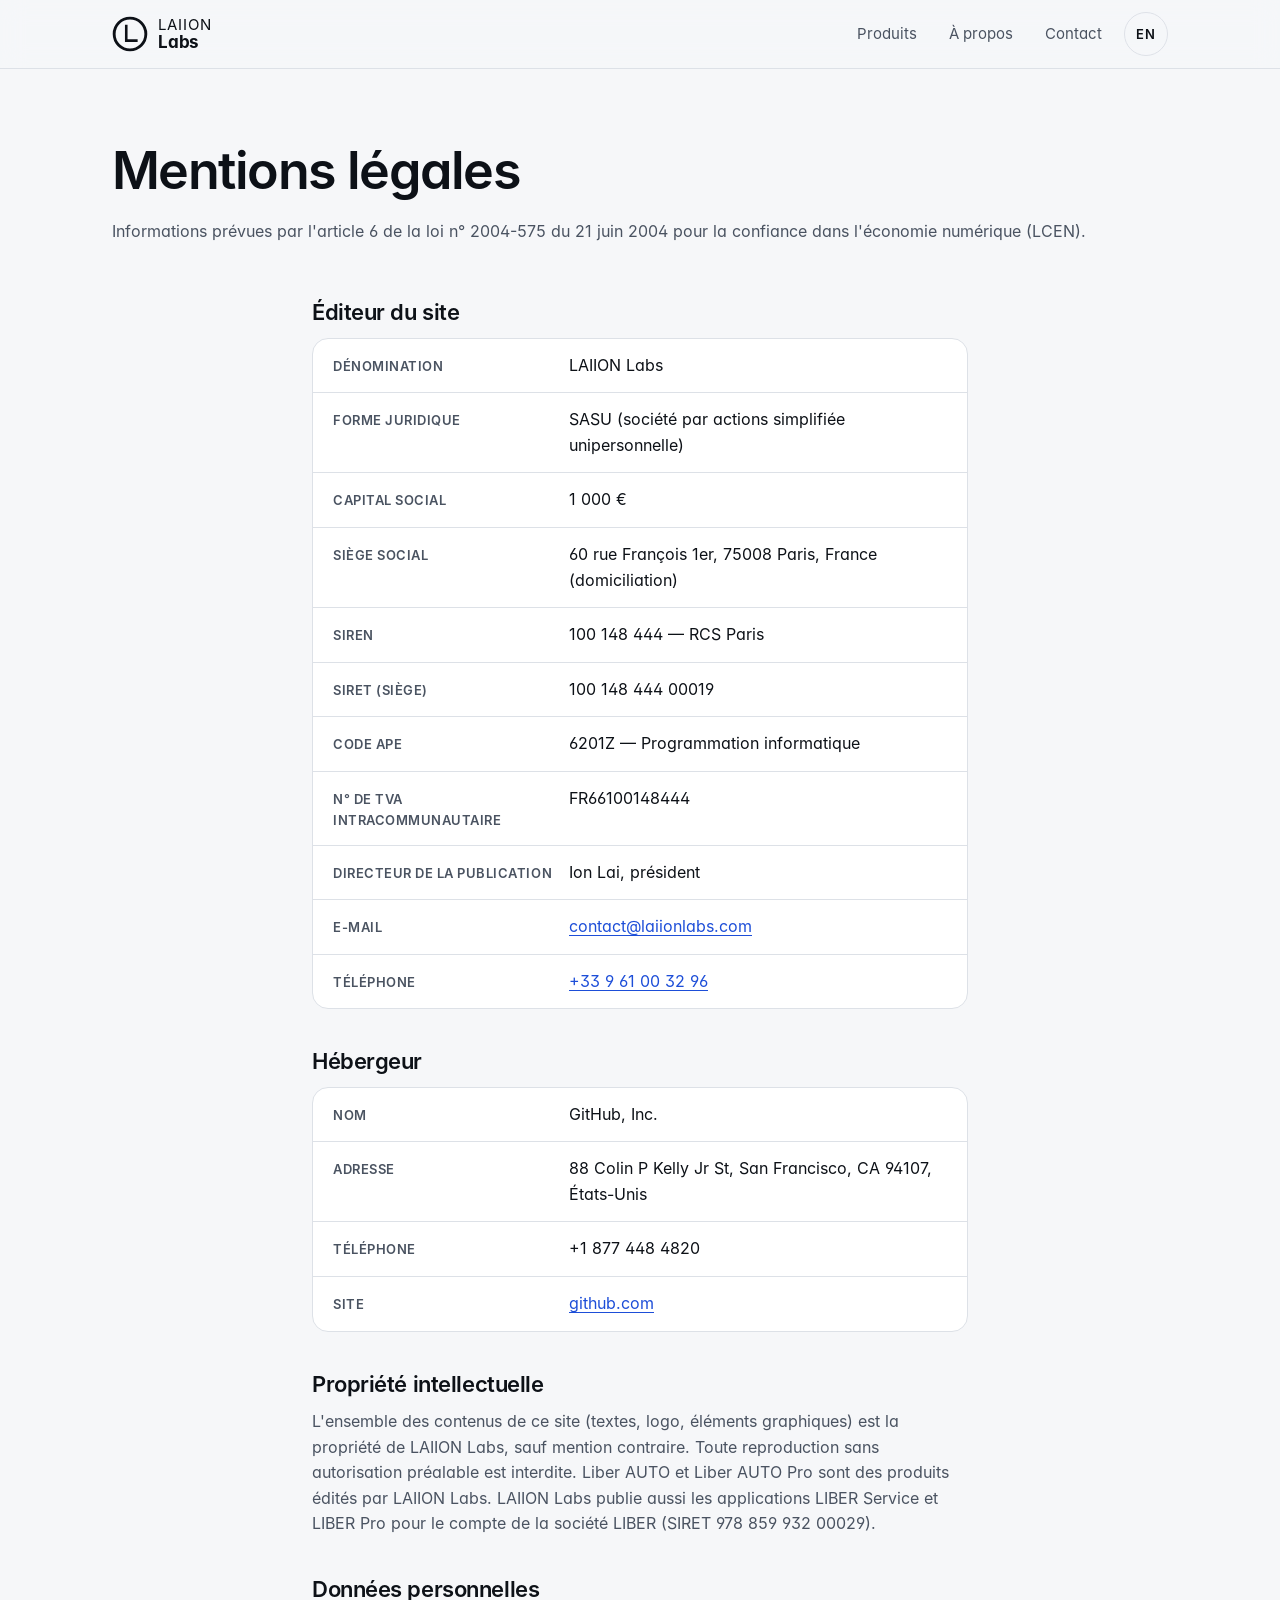
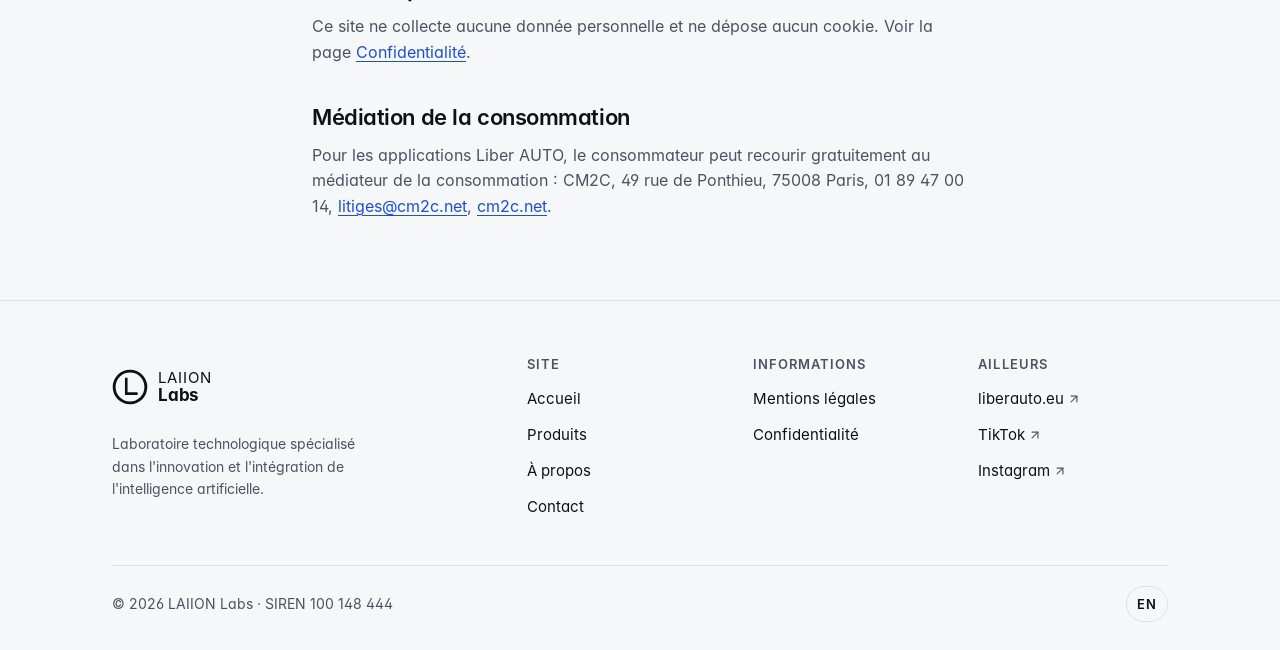
<file: mentions-legales.html>
<!doctype html>
<html lang="fr">
<head>
  <meta charset="utf-8">
  <meta name="viewport" content="width=device-width, initial-scale=1">
  <title>Mentions légales — LAIION Labs</title>
  <meta name="description" content="Mentions légales du site de LAIION Labs : éditeur, directeur de la publication, hébergeur.">
  <link rel="canonical" href="https://laiionlabs.com/mentions-legales.html">
  <link rel="alternate" hreflang="fr" href="https://laiionlabs.com/mentions-legales.html">
  <link rel="alternate" hreflang="en" href="https://laiionlabs.com/en/legal-notice.html">
  <link rel="alternate" hreflang="x-default" href="https://laiionlabs.com/mentions-legales.html">
  <meta name="color-scheme" content="light dark">
  <meta name="theme-color" content="#f6f7f9" media="(prefers-color-scheme: light)">
  <meta name="theme-color" content="#0b0e12" media="(prefers-color-scheme: dark)">
  <meta property="og:type" content="website">
  <meta property="og:site_name" content="LAIION Labs">
  <meta property="og:title" content="Mentions légales — LAIION Labs">
  <meta property="og:description" content="Mentions légales du site de LAIION Labs : éditeur, directeur de la publication, hébergeur.">
  <meta property="og:url" content="https://laiionlabs.com/mentions-legales.html">
  <meta property="og:image" content="https://laiionlabs.com/assets/img/og-image.png">
  <meta property="og:image:width" content="1200">
  <meta property="og:image:height" content="630">
  <meta property="og:image:alt" content="LAIION Labs">
  <meta property="og:locale" content="fr_FR">
  <meta property="og:locale:alternate" content="en_US">
  <meta name="twitter:card" content="summary_large_image">
  <link rel="icon" href="assets/img/favicon.svg" type="image/svg+xml">
  <link rel="icon" href="assets/img/favicon-32.png" sizes="32x32" type="image/png">
  <link rel="apple-touch-icon" href="assets/img/apple-touch-icon.png">
  <link rel="preload" href="assets/fonts/inter-400.woff" as="font" type="font/woff" crossorigin>
  <link rel="stylesheet" href="assets/css/style.css">
  <script type="application/ld+json">{"@context":"https://schema.org","@type":"Organization","name":"LAIION Labs","legalName":"LAIION Labs","url":"https://laiionlabs.com/","logo":"https://laiionlabs.com/assets/img/logo-512.png","email":"contact@laiionlabs.com","telephone":"+33961003296","foundingDate":"2026","address":{"@type":"PostalAddress","streetAddress":"60 rue François 1er","postalCode":"75008","addressLocality":"Paris","addressCountry":"FR"},"identifier":[{"@type":"PropertyValue","propertyID":"SIREN","value":"100148444"},{"@type":"PropertyValue","propertyID":"SIRET","value":"10014844400019"}],"vatID":"FR66100148444","founder":{"@type":"Person","name":"Ion Lai"},"sameAs":["https://liberauto.eu","https://www.tiktok.com/@laiion.labs","https://www.instagram.com/laiion_labs/"]}</script>
</head>
<body>
  <a class="skip" href="#main">Aller au contenu</a>
  <header class="site-header">
    <div class="container site-header__inner">
      <a class="brand" href="index.html" aria-label="Accueil LAIION Labs">
        <svg class="brand__mark" viewBox="0 0 100 100" width="36" height="36" aria-hidden="true" focusable="false"><circle cx="50" cy="50" r="44" fill="none" stroke="currentColor" stroke-width="8"/><path d="M39.6 24V68.4H71.2" fill="none" stroke="currentColor" stroke-width="7.2"/></svg>
        <span class="brand__text" aria-hidden="true"><span class="brand__top">LAIION</span><span class="brand__bottom">Labs</span></span>
      </a>
      <nav class="nav" aria-label="Navigation principale">
        <ul class="nav__list"><li><a href="produits.html">Produits</a></li><li><a href="a-propos.html">À propos</a></li><li><a href="contact.html">Contact</a></li></ul>
        <a class="lang-switch" href="en/legal-notice.html" hreflang="en" lang="en" data-setlang="en"><span class="sr-only">English</span><span aria-hidden="true">EN</span></a>
        <details class="nav__mobile">
          <summary aria-label="Menu"><svg class="icon" viewBox="0 0 24 24" width="20" height="20" fill="none" stroke="currentColor" stroke-width="2" stroke-linecap="round" stroke-linejoin="round" aria-hidden="true" focusable="false"><path d="M4 6h16"/><path d="M4 12h16"/><path d="M4 18h16"/></svg><svg class="icon" viewBox="0 0 24 24" width="20" height="20" fill="none" stroke="currentColor" stroke-width="2" stroke-linecap="round" stroke-linejoin="round" aria-hidden="true" focusable="false"><path d="M18 6 6 18"/><path d="m6 6 12 12"/></svg></summary>
          <div class="nav__panel">
            <ul><li><a href="produits.html">Produits</a></li><li><a href="a-propos.html">À propos</a></li><li><a href="contact.html">Contact</a></li></ul>
          </div>
        </details>
      </nav>
    </div>
  </header>

  <main id="main">

  <section class="page-head">
    <div class="container">
      <h1>Mentions légales</h1>
      <p class="muted">Informations prévues par l'article 6 de la loi n° 2004-575 du 21 juin 2004 pour la confiance dans l'économie numérique (LCEN).</p>
    </div>
  </section>
  <section class="section section--first">
    <div class="container prose">
      <h2>Éditeur du site</h2>
      <dl class="kv">
        <div><dt>Dénomination</dt><dd>LAIION Labs</dd></div>
        <div><dt>Forme juridique</dt><dd>SASU (société par actions simplifiée unipersonnelle)</dd></div>
        <div><dt>Capital social</dt><dd>1 000 €</dd></div>
        <div><dt>Siège social</dt><dd>60 rue François 1er, 75008 Paris, France (domiciliation)</dd></div>
        <div><dt>SIREN</dt><dd>100 148 444 — RCS Paris</dd></div>
        <div><dt>SIRET (siège)</dt><dd>100 148 444 00019</dd></div>
        <div><dt>Code APE</dt><dd>6201Z — Programmation informatique</dd></div>
        <div><dt>N° de TVA intracommunautaire</dt><dd>FR66100148444</dd></div>
        <div><dt>Directeur de la publication</dt><dd>Ion Lai, président</dd></div>
        <div><dt>E-mail</dt><dd><a href="mailto:contact@laiionlabs.com">contact@laiionlabs.com</a></dd></div>
        <div><dt>Téléphone</dt><dd><a href="tel:+33961003296">+33 9 61 00 32 96</a></dd></div>
      </dl>

      <h2>Hébergeur</h2>
      <dl class="kv">
        <div><dt>Nom</dt><dd>GitHub, Inc.</dd></div>
        <div><dt>Adresse</dt><dd>88 Colin P Kelly Jr St, San Francisco, CA 94107, États-Unis</dd></div>
        <div><dt>Téléphone</dt><dd>+1 877 448 4820</dd></div>
        <div><dt>Site</dt><dd><a href="https://github.com" rel="noopener">github.com</a></dd></div>
      </dl>

      <h2>Propriété intellectuelle</h2>
      <p>L'ensemble des contenus de ce site (textes, logo, éléments graphiques) est la propriété de LAIION Labs, sauf mention contraire. Toute reproduction sans autorisation préalable est interdite. Liber AUTO et Liber AUTO Pro sont des produits édités par LAIION Labs. LAIION Labs publie aussi les applications LIBER Service et LIBER Pro pour le compte de la société LIBER (SIRET 978 859 932 00029).</p>

      <h2>Données personnelles</h2>
      <p>Ce site ne collecte aucune donnée personnelle et ne dépose aucun cookie. Voir la page <a href="confidentialite.html">Confidentialité</a>.</p>

      <h2>Médiation de la consommation</h2>
      <p>Pour les applications Liber AUTO, le consommateur peut recourir gratuitement au médiateur de la consommation&nbsp;: CM2C, 49 rue de Ponthieu, 75008 Paris, 01 89 47 00 14, <a href="mailto:litiges@cm2c.net">litiges@cm2c.net</a>, <a href="https://www.cm2c.net" rel="noopener">cm2c.net</a>.</p>
    </div>
  </section>
  </main>

  <footer class="site-footer">
    <div class="container">
      <div class="site-footer__grid">
        <div class="site-footer__brand">
          <a class="brand" href="index.html" aria-label="Accueil LAIION Labs">
            <svg class="brand__mark" viewBox="0 0 100 100" width="36" height="36" aria-hidden="true" focusable="false"><circle cx="50" cy="50" r="44" fill="none" stroke="currentColor" stroke-width="8"/><path d="M39.6 24V68.4H71.2" fill="none" stroke="currentColor" stroke-width="7.2"/></svg>
            <span class="brand__text" aria-hidden="true"><span class="brand__top">LAIION</span><span class="brand__bottom">Labs</span></span>
          </a>
          <p class="muted small">Laboratoire technologique spécialisé dans l'innovation et l'intégration de l'intelligence artificielle.</p>
        </div>
        <div>
          <h2 class="site-footer__title">Site</h2>
          <ul>
            <li><a href="index.html">Accueil</a></li>
            <li><a href="produits.html">Produits</a></li>
            <li><a href="a-propos.html">À propos</a></li>
            <li><a href="contact.html">Contact</a></li>
          </ul>
        </div>
        <div>
          <h2 class="site-footer__title">Informations</h2>
          <ul>
            <li><a href="mentions-legales.html">Mentions légales</a></li>
            <li><a href="confidentialite.html">Confidentialité</a></li>
          </ul>
        </div>
        <div>
          <h2 class="site-footer__title">Ailleurs</h2>
          <ul>
            <li><a href="https://liberauto.eu" target="_blank" rel="noopener">liberauto.eu<span class="sr-only"> (nouvel onglet)</span><svg class="icon" viewBox="0 0 24 24" width="20" height="20" fill="none" stroke="currentColor" stroke-width="2" stroke-linecap="round" stroke-linejoin="round" aria-hidden="true" focusable="false"><path d="M7 7h10v10"/><path d="M7 17 17 7"/></svg></a></li>
            <li><a href="https://www.tiktok.com/@laiion.labs" target="_blank" rel="noopener">TikTok<span class="sr-only"> (nouvel onglet)</span><svg class="icon" viewBox="0 0 24 24" width="20" height="20" fill="none" stroke="currentColor" stroke-width="2" stroke-linecap="round" stroke-linejoin="round" aria-hidden="true" focusable="false"><path d="M7 7h10v10"/><path d="M7 17 17 7"/></svg></a></li>
            <li><a href="https://www.instagram.com/laiion_labs/" target="_blank" rel="noopener">Instagram<span class="sr-only"> (nouvel onglet)</span><svg class="icon" viewBox="0 0 24 24" width="20" height="20" fill="none" stroke="currentColor" stroke-width="2" stroke-linecap="round" stroke-linejoin="round" aria-hidden="true" focusable="false"><path d="M7 7h10v10"/><path d="M7 17 17 7"/></svg></a></li>
          </ul>
        </div>
      </div>
      <div class="site-footer__bottom">
        <p class="small">© 2026 LAIION Labs · SIREN 100 148 444</p>
        <a class="lang-switch lang-switch--footer" href="en/legal-notice.html" hreflang="en" lang="en" data-setlang="en"><span class="sr-only">English</span><span aria-hidden="true">EN</span></a>
      </div>
    </div>
  </footer>
  <script>document.querySelectorAll("[data-setlang]").forEach(function(a){a.addEventListener("click",function(){try{localStorage.setItem("lang",a.getAttribute("data-setlang"))}catch(e){}})});</script>
</body>
</html>
</file>
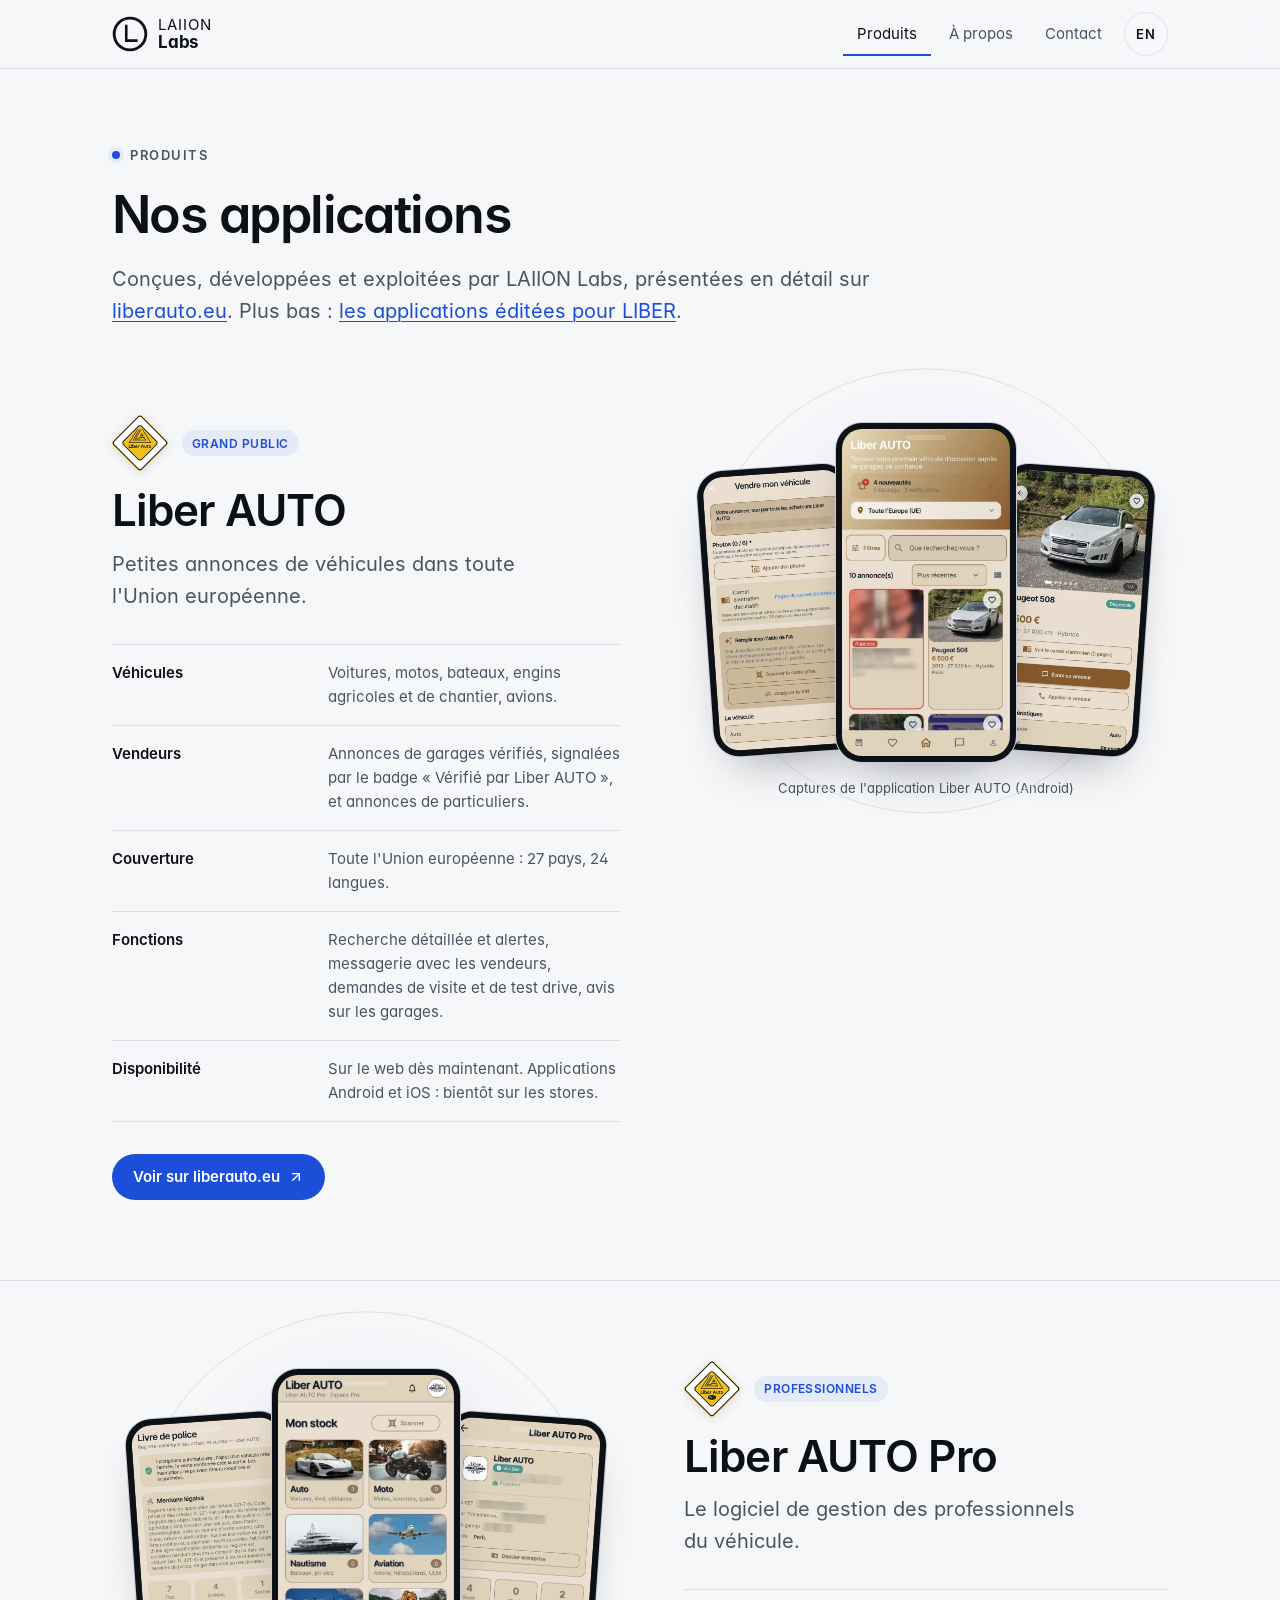
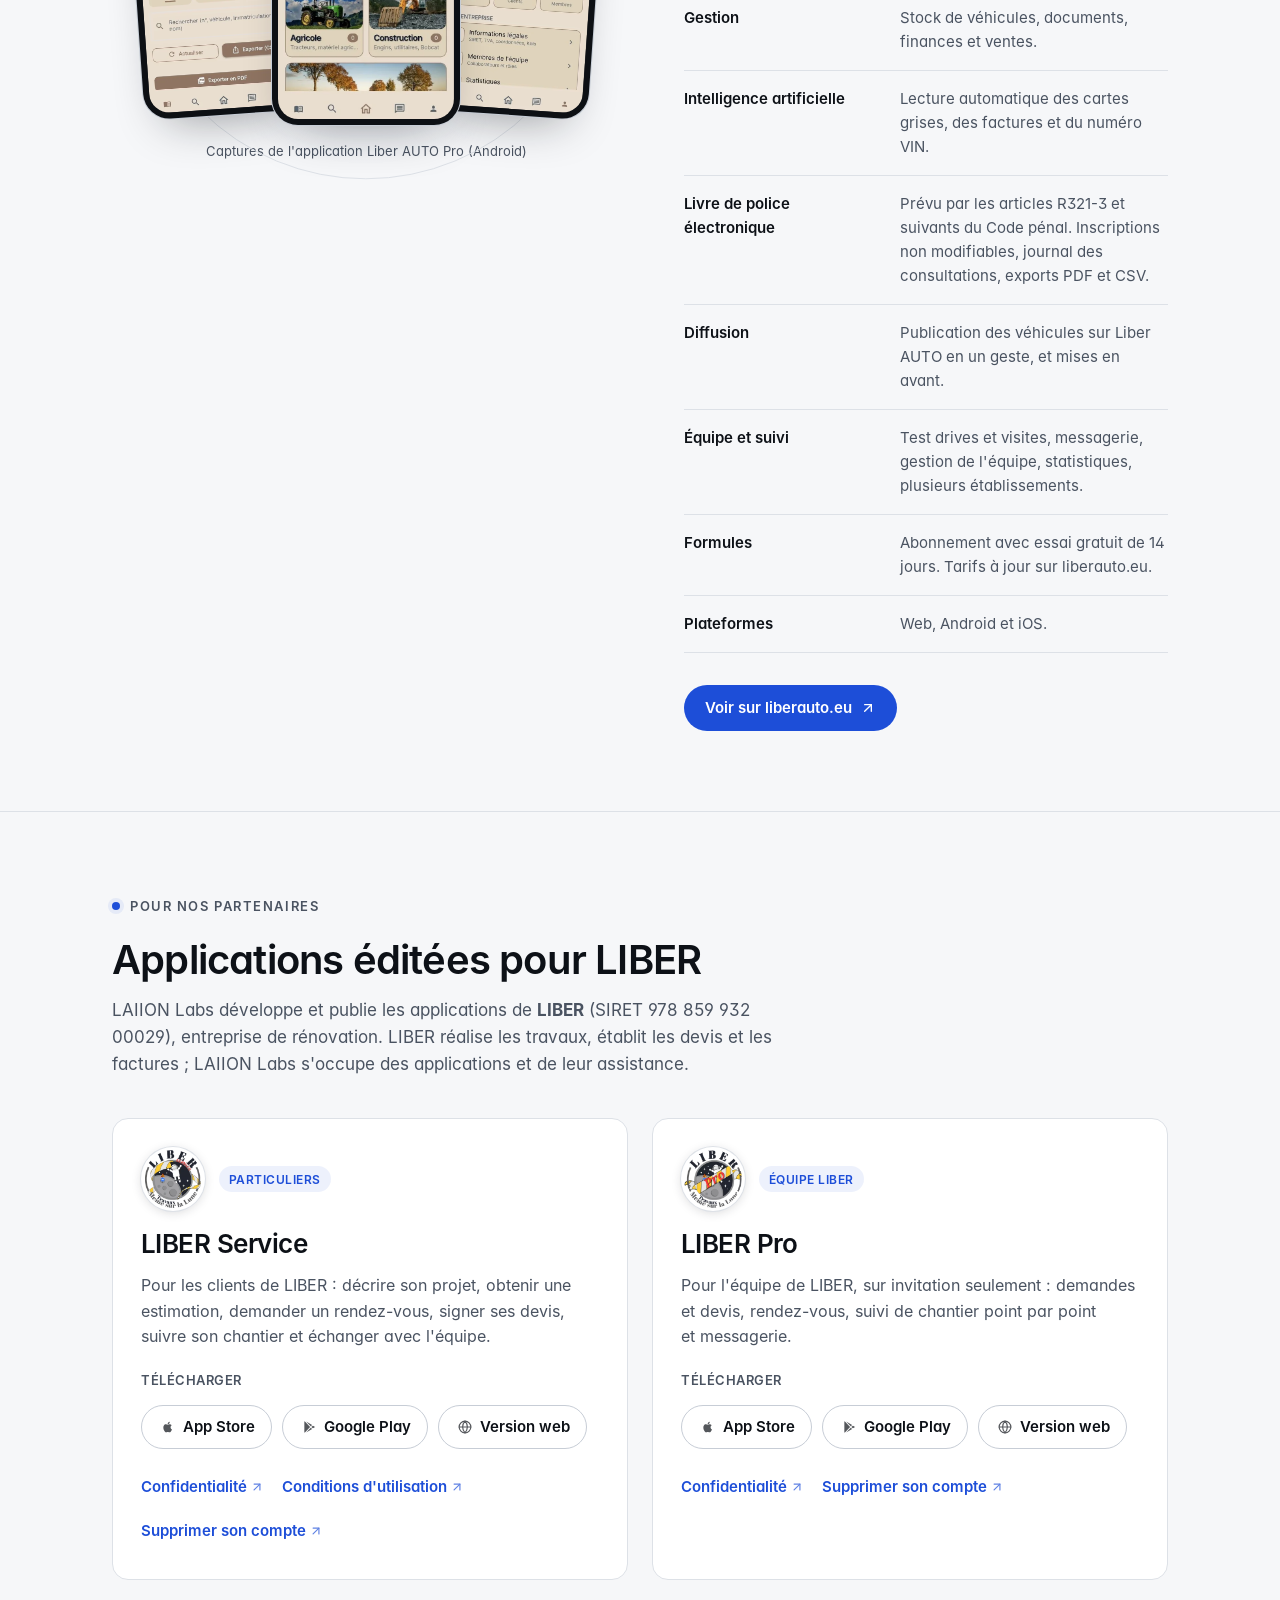
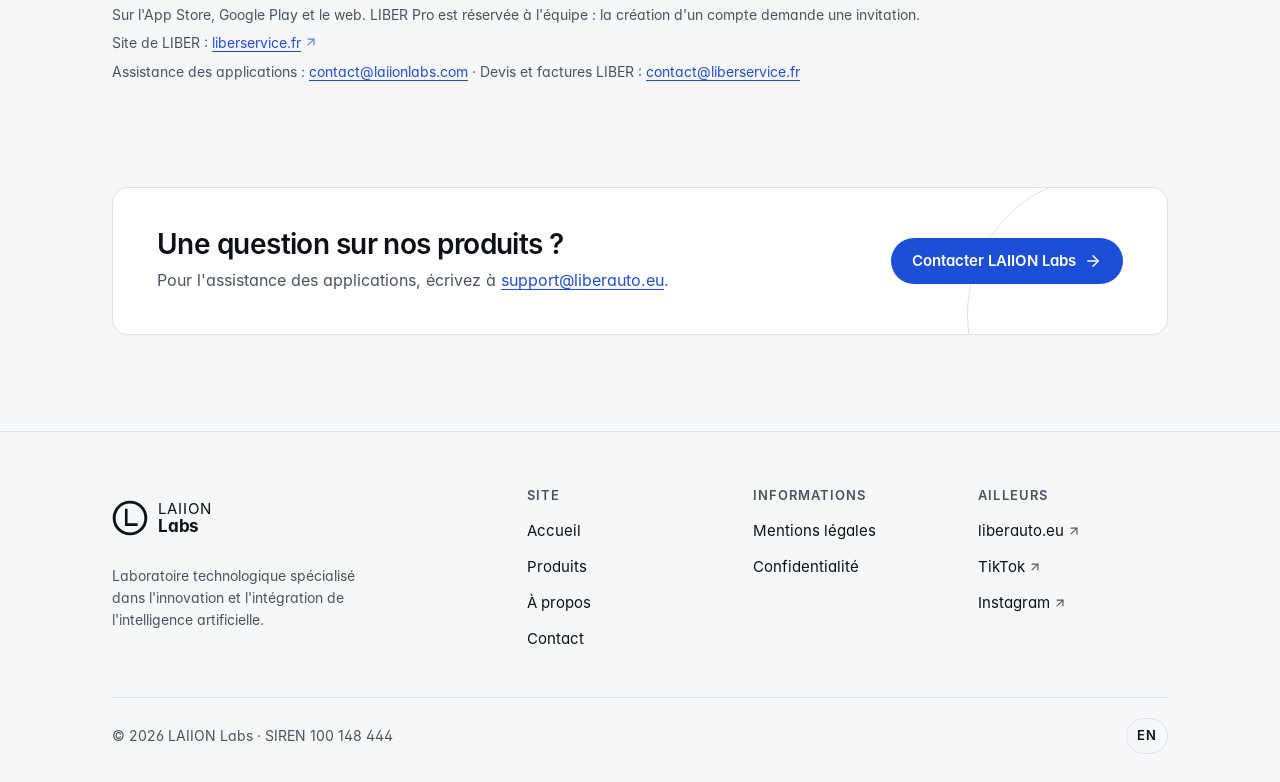
<file: produits.html>
<!doctype html>
<html lang="fr">
<head>
  <meta charset="utf-8">
  <meta name="viewport" content="width=device-width, initial-scale=1">
  <title>Produits — LAIION Labs</title>
  <meta name="description" content="Liber AUTO, petites annonces de véhicules dans toute l'UE, Liber AUTO Pro, logiciel de gestion des professionnels du véhicule, et les applications LIBER Service et LIBER Pro éditées pour LIBER.">
  <link rel="canonical" href="https://laiionlabs.com/produits.html">
  <link rel="alternate" hreflang="fr" href="https://laiionlabs.com/produits.html">
  <link rel="alternate" hreflang="en" href="https://laiionlabs.com/en/products.html">
  <link rel="alternate" hreflang="x-default" href="https://laiionlabs.com/produits.html">
  <meta name="color-scheme" content="light dark">
  <meta name="theme-color" content="#f6f7f9" media="(prefers-color-scheme: light)">
  <meta name="theme-color" content="#0b0e12" media="(prefers-color-scheme: dark)">
  <meta property="og:type" content="website">
  <meta property="og:site_name" content="LAIION Labs">
  <meta property="og:title" content="Produits — LAIION Labs">
  <meta property="og:description" content="Liber AUTO, petites annonces de véhicules dans toute l'UE, Liber AUTO Pro, logiciel de gestion des professionnels du véhicule, et les applications LIBER Service et LIBER Pro éditées pour LIBER.">
  <meta property="og:url" content="https://laiionlabs.com/produits.html">
  <meta property="og:image" content="https://laiionlabs.com/assets/img/og-image.png">
  <meta property="og:image:width" content="1200">
  <meta property="og:image:height" content="630">
  <meta property="og:image:alt" content="LAIION Labs">
  <meta property="og:locale" content="fr_FR">
  <meta property="og:locale:alternate" content="en_US">
  <meta name="twitter:card" content="summary_large_image">
  <link rel="icon" href="assets/img/favicon.svg" type="image/svg+xml">
  <link rel="icon" href="assets/img/favicon-32.png" sizes="32x32" type="image/png">
  <link rel="apple-touch-icon" href="assets/img/apple-touch-icon.png">
  <link rel="preload" href="assets/fonts/inter-400.woff" as="font" type="font/woff" crossorigin>
  <link rel="stylesheet" href="assets/css/style.css">
  <script type="application/ld+json">{"@context":"https://schema.org","@type":"Organization","name":"LAIION Labs","legalName":"LAIION Labs","url":"https://laiionlabs.com/","logo":"https://laiionlabs.com/assets/img/logo-512.png","email":"contact@laiionlabs.com","telephone":"+33961003296","foundingDate":"2026","address":{"@type":"PostalAddress","streetAddress":"60 rue François 1er","postalCode":"75008","addressLocality":"Paris","addressCountry":"FR"},"identifier":[{"@type":"PropertyValue","propertyID":"SIREN","value":"100148444"},{"@type":"PropertyValue","propertyID":"SIRET","value":"10014844400019"}],"vatID":"FR66100148444","founder":{"@type":"Person","name":"Ion Lai"},"sameAs":["https://liberauto.eu","https://www.tiktok.com/@laiion.labs","https://www.instagram.com/laiion_labs/"]}</script>
</head>
<body>
  <a class="skip" href="#main">Aller au contenu</a>
  <header class="site-header">
    <div class="container site-header__inner">
      <a class="brand" href="index.html" aria-label="Accueil LAIION Labs">
        <svg class="brand__mark" viewBox="0 0 100 100" width="36" height="36" aria-hidden="true" focusable="false"><circle cx="50" cy="50" r="44" fill="none" stroke="currentColor" stroke-width="8"/><path d="M39.6 24V68.4H71.2" fill="none" stroke="currentColor" stroke-width="7.2"/></svg>
        <span class="brand__text" aria-hidden="true"><span class="brand__top">LAIION</span><span class="brand__bottom">Labs</span></span>
      </a>
      <nav class="nav" aria-label="Navigation principale">
        <ul class="nav__list"><li><a href="produits.html" aria-current="page">Produits</a></li><li><a href="a-propos.html">À propos</a></li><li><a href="contact.html">Contact</a></li></ul>
        <a class="lang-switch" href="en/products.html" hreflang="en" lang="en" data-setlang="en"><span class="sr-only">English</span><span aria-hidden="true">EN</span></a>
        <details class="nav__mobile">
          <summary aria-label="Menu"><svg class="icon" viewBox="0 0 24 24" width="20" height="20" fill="none" stroke="currentColor" stroke-width="2" stroke-linecap="round" stroke-linejoin="round" aria-hidden="true" focusable="false"><path d="M4 6h16"/><path d="M4 12h16"/><path d="M4 18h16"/></svg><svg class="icon" viewBox="0 0 24 24" width="20" height="20" fill="none" stroke="currentColor" stroke-width="2" stroke-linecap="round" stroke-linejoin="round" aria-hidden="true" focusable="false"><path d="M18 6 6 18"/><path d="m6 6 12 12"/></svg></summary>
          <div class="nav__panel">
            <ul><li><a href="produits.html" aria-current="page">Produits</a></li><li><a href="a-propos.html">À propos</a></li><li><a href="contact.html">Contact</a></li></ul>
          </div>
        </details>
      </nav>
    </div>
  </header>

  <main id="main">

  <section class="page-head">
    <div class="container">
      <p class="eyebrow">Produits</p>
      <h1>Nos applications</h1>
      <p class="lead">Conçues, développées et exploitées par LAIION Labs, présentées en détail sur <a href="https://liberauto.eu" rel="noopener">liberauto.eu</a>. Plus bas&nbsp;: <a href="#liber">les applications éditées pour LIBER</a>.</p>
    </div>
  </section>

  <section class="section product" id="liber-auto" aria-labelledby="liber-auto-title">
    <div class="container product__grid">
      <div class="product__text">
        <div class="product__brand"><img class="product-logo" src="assets/img/logo-liber-auto.webp" alt="Logo Liber AUTO" width="56" height="56"><span class="tag">Grand public</span></div>
        <h2 id="liber-auto-title">Liber AUTO</h2>
        <p class="lead">Petites annonces de véhicules dans toute l'Union européenne.</p>
        <dl class="specs">
          <div><dt>Véhicules</dt><dd>Voitures, motos, bateaux, engins agricoles et de chantier, avions.</dd></div>
          <div><dt>Vendeurs</dt><dd>Annonces de garages vérifiés, signalées par le badge « Vérifié par Liber AUTO », et annonces de particuliers.</dd></div>
          <div><dt>Couverture</dt><dd>Toute l'Union européenne : 27 pays, 24 langues.</dd></div>
          <div><dt>Fonctions</dt><dd>Recherche détaillée et alertes, messagerie avec les vendeurs, demandes de visite et de test drive, avis sur les garages.</dd></div>
          <div><dt>Disponibilité</dt><dd>Sur le web dès maintenant. Applications Android et iOS : bientôt sur les stores.</dd></div>
        </dl>
        <a class="btn btn--primary" href="https://liberauto.eu" target="_blank" rel="noopener">Voir sur liberauto.eu<span class="sr-only"> (nouvel onglet)</span><svg class="icon" viewBox="0 0 24 24" width="20" height="20" fill="none" stroke="currentColor" stroke-width="2" stroke-linecap="round" stroke-linejoin="round" aria-hidden="true" focusable="false"><path d="M7 7h10v10"/><path d="M7 17 17 7"/></svg></a>
      </div>
      <figure class="product__media product__media--phones">
        <div class="phones">
          <div class="phone phone--0">
            <picture>
              <source srcset="assets/img/screens/la-vendre-dark.webp" media="(prefers-color-scheme: dark)">
              <img src="assets/img/screens/la-vendre-light.webp" alt="Écran Vendre mon véhicule : photos, carnet d'entretien et remplissage avec l'aide de l'IA (carte grise, VIN)" width="540" height="1054" loading="lazy" decoding="async">
            </picture>
          </div>
          <div class="phone phone--1">
            <picture>
              <source srcset="assets/img/screens/la-accueil-dark.webp" media="(prefers-color-scheme: dark)">
              <img src="assets/img/screens/la-accueil-light.webp" alt="Écran d'accueil : recherche dans toute l'Europe, filtres et annonces (publicité et plaque floutées)" width="540" height="1054" loading="lazy" decoding="async">
            </picture>
          </div>
          <div class="phone phone--2">
            <picture>
              <source srcset="assets/img/screens/la-annonce-dark.webp" media="(prefers-color-scheme: dark)">
              <img src="assets/img/screens/la-annonce-light.webp" alt="Écran d'une annonce : photos, prix, carnet d'entretien, écrire ou appeler le vendeur (plaque floutée)" width="540" height="1054" loading="lazy" decoding="async">
            </picture>
          </div>
        </div>
        <figcaption>Captures de l'application Liber AUTO (Android)</figcaption>
      </figure>
    </div>
  </section>
  <section class="section product product--alt" id="liber-auto-pro" aria-labelledby="liber-auto-pro-title">
    <div class="container product__grid">
      <div class="product__text">
        <div class="product__brand"><img class="product-logo" src="assets/img/logo-liber-auto-pro.webp" alt="Logo Liber AUTO Pro" width="56" height="56"><span class="tag">Professionnels</span></div>
        <h2 id="liber-auto-pro-title">Liber AUTO Pro</h2>
        <p class="lead">Le logiciel de gestion des professionnels du véhicule.</p>
        <dl class="specs">
          <div><dt>Gestion</dt><dd>Stock de véhicules, documents, finances et ventes.</dd></div>
          <div><dt>Intelligence artificielle</dt><dd>Lecture automatique des cartes grises, des factures et du numéro VIN.</dd></div>
          <div><dt>Livre de police électronique</dt><dd>Prévu par les articles R321-3 et suivants du Code pénal. Inscriptions non modifiables, journal des consultations, exports PDF et CSV.</dd></div>
          <div><dt>Diffusion</dt><dd>Publication des véhicules sur Liber AUTO en un geste, et mises en avant.</dd></div>
          <div><dt>Équipe et suivi</dt><dd>Test drives et visites, messagerie, gestion de l'équipe, statistiques, plusieurs établissements.</dd></div>
          <div><dt>Formules</dt><dd>Abonnement avec essai gratuit de 14 jours. Tarifs à jour sur liberauto.eu.</dd></div>
          <div><dt>Plateformes</dt><dd>Web, Android et iOS.</dd></div>
        </dl>
        <a class="btn btn--primary" href="https://liberauto.eu" target="_blank" rel="noopener">Voir sur liberauto.eu<span class="sr-only"> (nouvel onglet)</span><svg class="icon" viewBox="0 0 24 24" width="20" height="20" fill="none" stroke="currentColor" stroke-width="2" stroke-linecap="round" stroke-linejoin="round" aria-hidden="true" focusable="false"><path d="M7 7h10v10"/><path d="M7 17 17 7"/></svg></a>
      </div>
      <figure class="product__media product__media--phones">
        <div class="phones">
          <div class="phone phone--0">
            <picture>
              <source srcset="assets/img/screens/pro-police-dark.webp" media="(prefers-color-scheme: dark)">
              <img src="assets/img/screens/pro-police-light.webp" alt="Écran Livre de police : inscriptions automatiques et non modifiables, exports CSV et PDF" width="540" height="1054" loading="lazy" decoding="async">
            </picture>
          </div>
          <div class="phone phone--1">
            <picture>
              <source srcset="assets/img/screens/pro-stock-dark.webp" media="(prefers-color-scheme: dark)">
              <img src="assets/img/screens/pro-stock-light.webp" alt="Écran Mon stock : véhicules classés par catégorie, bouton Scanner" width="540" height="1054" loading="lazy" decoding="async">
            </picture>
          </div>
          <div class="phone phone--2">
            <picture>
              <source srcset="assets/img/screens/pro-entreprise-dark.webp" media="(prefers-color-scheme: dark)">
              <img src="assets/img/screens/pro-entreprise-light.webp" alt="Écran Entreprise : garage vérifié, informations légales et équipe (identifiants floutés)" width="540" height="1054" loading="lazy" decoding="async">
            </picture>
          </div>
        </div>
        <figcaption>Captures de l'application Liber AUTO Pro (Android)</figcaption>
      </figure>
    </div>
  </section>

  <section class="section partners" id="liber" aria-labelledby="liber-title">
    <div class="container">
      <div class="section__head">
        <p class="eyebrow">Pour nos partenaires</p>
        <h2 id="liber-title">Applications éditées pour LIBER</h2>
        <p class="muted">LAIION Labs développe et publie les applications de <strong>LIBER</strong> (SIRET 978 859 932 00029), entreprise de rénovation. LIBER réalise les travaux, établit les devis et les factures ; LAIION Labs s'occupe des applications et de leur assistance.</p>
      </div>
      <div class="grid grid--2">
        <article class="card partner-card">
          <div class="product-card__top"><img class="product-logo" src="assets/img/logo-liber-service.webp" alt="Logo LIBER Service" width="64" height="64"><span class="tag">Particuliers</span></div>
          <h3 class="product-card__name">LIBER Service</h3>
          <p class="muted">Pour les clients de LIBER : décrire son projet, obtenir une estimation, demander un rendez-vous, signer ses devis, suivre son chantier et échanger avec l'équipe.</p>
          <p class="store-label">Télécharger</p>
          <ul class="store-links"><li><a class="store-btn" href="https://apps.apple.com/app/liber-service/id6831412329" target="_blank" rel="noopener"><svg class="icon" viewBox="0 0 24 24" width="18" height="18" fill="currentColor" aria-hidden="true" focusable="false"><path d="M16.37 12.6c-.02-2.3 1.88-3.4 1.96-3.46-1.07-1.56-2.73-1.78-3.32-1.8-1.41-.14-2.76.83-3.48.83-.72 0-1.82-.81-3-.79-1.54.02-2.96.9-3.76 2.28-1.6 2.78-.41 6.9 1.15 9.16.76 1.1 1.67 2.34 2.86 2.3 1.15-.05 1.58-.74 2.97-.74 1.39 0 1.78.74 2.99.72 1.23-.02 2.01-1.12 2.77-2.23.87-1.28 1.23-2.52 1.25-2.58-.03-.01-2.38-.91-2.39-3.69zM14.1 5.85c.63-.77 1.06-1.83.94-2.9-.91.04-2.02.61-2.67 1.37-.58.67-1.1 1.76-.96 2.8 1.02.08 2.06-.52 2.69-1.27z"/></svg><span>App Store</span><span class="sr-only"> — LIBER Service (nouvel onglet)</span></a></li><li><a class="store-btn" href="https://play.google.com/store/apps/details?id=fr.liberservice.app" target="_blank" rel="noopener"><svg class="icon" viewBox="0 0 24 24" width="18" height="18" fill="currentColor" aria-hidden="true" focusable="false"><path d="M4.6 2.3 13.9 12l-9.3 9.7c-.37-.2-.6-.6-.6-1.07V3.37c0-.47.23-.87.6-1.07zm10.4 10.84 2.37 2.47-10.3 5.9 7.93-8.37zm3.71-3.46 2.62 1.5c.75.43.75 1.21 0 1.64l-2.68 1.53L15.95 12l2.76-2.32zM7.07 2.49l10.3 5.9L15 10.86 7.07 2.49z"/></svg><span>Google Play</span><span class="sr-only"> — LIBER Service (nouvel onglet)</span></a></li><li><a class="store-btn" href="https://app.liberservice.fr" target="_blank" rel="noopener"><svg class="icon" viewBox="0 0 24 24" width="18" height="18" fill="none" stroke="currentColor" stroke-width="2" stroke-linecap="round" stroke-linejoin="round" aria-hidden="true" focusable="false"><circle cx="12" cy="12" r="10"/><path d="M12 2a14.5 14.5 0 0 0 0 20 14.5 14.5 0 0 0 0-20"/><path d="M2 12h20"/></svg><span>Version web</span><span class="sr-only"> — LIBER Service (nouvel onglet)</span></a></li></ul>
          <ul class="partner-links"><li><a href="https://liber-6e794.web.app/confidentialite" target="_blank" rel="noopener">Confidentialité<span class="sr-only"> (nouvel onglet)</span><svg class="icon" viewBox="0 0 24 24" width="20" height="20" fill="none" stroke="currentColor" stroke-width="2" stroke-linecap="round" stroke-linejoin="round" aria-hidden="true" focusable="false"><path d="M7 7h10v10"/><path d="M7 17 17 7"/></svg></a></li><li><a href="https://liber-6e794.web.app/conditions" target="_blank" rel="noopener">Conditions d'utilisation<span class="sr-only"> (nouvel onglet)</span><svg class="icon" viewBox="0 0 24 24" width="20" height="20" fill="none" stroke="currentColor" stroke-width="2" stroke-linecap="round" stroke-linejoin="round" aria-hidden="true" focusable="false"><path d="M7 7h10v10"/><path d="M7 17 17 7"/></svg></a></li><li><a href="https://liber-6e794.web.app/supprimer-compte" target="_blank" rel="noopener">Supprimer son compte<span class="sr-only"> (nouvel onglet)</span><svg class="icon" viewBox="0 0 24 24" width="20" height="20" fill="none" stroke="currentColor" stroke-width="2" stroke-linecap="round" stroke-linejoin="round" aria-hidden="true" focusable="false"><path d="M7 7h10v10"/><path d="M7 17 17 7"/></svg></a></li></ul>
        </article>
        <article class="card partner-card">
          <div class="product-card__top"><img class="product-logo" src="assets/img/logo-liber-pro.webp" alt="Logo LIBER Pro" width="64" height="64"><span class="tag">Équipe LIBER</span></div>
          <h3 class="product-card__name">LIBER Pro</h3>
          <p class="muted">Pour l'équipe de LIBER, sur invitation seulement : demandes et devis, rendez-vous, suivi de chantier point par point et messagerie.</p>
          <p class="store-label">Télécharger</p>
          <ul class="store-links"><li><a class="store-btn" href="https://apps.apple.com/app/liber-pro/id6831415757" target="_blank" rel="noopener"><svg class="icon" viewBox="0 0 24 24" width="18" height="18" fill="currentColor" aria-hidden="true" focusable="false"><path d="M16.37 12.6c-.02-2.3 1.88-3.4 1.96-3.46-1.07-1.56-2.73-1.78-3.32-1.8-1.41-.14-2.76.83-3.48.83-.72 0-1.82-.81-3-.79-1.54.02-2.96.9-3.76 2.28-1.6 2.78-.41 6.9 1.15 9.16.76 1.1 1.67 2.34 2.86 2.3 1.15-.05 1.58-.74 2.97-.74 1.39 0 1.78.74 2.99.72 1.23-.02 2.01-1.12 2.77-2.23.87-1.28 1.23-2.52 1.25-2.58-.03-.01-2.38-.91-2.39-3.69zM14.1 5.85c.63-.77 1.06-1.83.94-2.9-.91.04-2.02.61-2.67 1.37-.58.67-1.1 1.76-.96 2.8 1.02.08 2.06-.52 2.69-1.27z"/></svg><span>App Store</span><span class="sr-only"> — LIBER Pro (nouvel onglet)</span></a></li><li><a class="store-btn" href="https://play.google.com/store/apps/details?id=fr.liberservice.pro" target="_blank" rel="noopener"><svg class="icon" viewBox="0 0 24 24" width="18" height="18" fill="currentColor" aria-hidden="true" focusable="false"><path d="M4.6 2.3 13.9 12l-9.3 9.7c-.37-.2-.6-.6-.6-1.07V3.37c0-.47.23-.87.6-1.07zm10.4 10.84 2.37 2.47-10.3 5.9 7.93-8.37zm3.71-3.46 2.62 1.5c.75.43.75 1.21 0 1.64l-2.68 1.53L15.95 12l2.76-2.32zM7.07 2.49l10.3 5.9L15 10.86 7.07 2.49z"/></svg><span>Google Play</span><span class="sr-only"> — LIBER Pro (nouvel onglet)</span></a></li><li><a class="store-btn" href="https://pro.liberservice.fr" target="_blank" rel="noopener"><svg class="icon" viewBox="0 0 24 24" width="18" height="18" fill="none" stroke="currentColor" stroke-width="2" stroke-linecap="round" stroke-linejoin="round" aria-hidden="true" focusable="false"><circle cx="12" cy="12" r="10"/><path d="M12 2a14.5 14.5 0 0 0 0 20 14.5 14.5 0 0 0 0-20"/><path d="M2 12h20"/></svg><span>Version web</span><span class="sr-only"> — LIBER Pro (nouvel onglet)</span></a></li></ul>
          <ul class="partner-links"><li><a href="https://liber-6e794.web.app/pro-confidentialite" target="_blank" rel="noopener">Confidentialité<span class="sr-only"> (nouvel onglet)</span><svg class="icon" viewBox="0 0 24 24" width="20" height="20" fill="none" stroke="currentColor" stroke-width="2" stroke-linecap="round" stroke-linejoin="round" aria-hidden="true" focusable="false"><path d="M7 7h10v10"/><path d="M7 17 17 7"/></svg></a></li><li><a href="https://liber-6e794.web.app/supprimer-compte" target="_blank" rel="noopener">Supprimer son compte<span class="sr-only"> (nouvel onglet)</span><svg class="icon" viewBox="0 0 24 24" width="20" height="20" fill="none" stroke="currentColor" stroke-width="2" stroke-linecap="round" stroke-linejoin="round" aria-hidden="true" focusable="false"><path d="M7 7h10v10"/><path d="M7 17 17 7"/></svg></a></li></ul>
        </article>
      </div>
      <div class="partner-notes">
        <p class="muted small">Sur l'App Store, Google Play et le web. LIBER Pro est réservée à l'équipe : la création d'un compte demande une invitation.</p>
        <p class="muted small">Site de LIBER&nbsp;: <a href="https://liberservice.fr" target="_blank" rel="noopener">liberservice.fr<span class="sr-only"> (nouvel onglet)</span><svg class="icon" viewBox="0 0 24 24" width="20" height="20" fill="none" stroke="currentColor" stroke-width="2" stroke-linecap="round" stroke-linejoin="round" aria-hidden="true" focusable="false"><path d="M7 7h10v10"/><path d="M7 17 17 7"/></svg></a></p>
        <p class="muted small">Assistance des applications&nbsp;: <a href="mailto:contact@laiionlabs.com">contact@laiionlabs.com</a> · Devis et factures LIBER&nbsp;: <a href="mailto:contact@liberservice.fr">contact@liberservice.fr</a></p>
      </div>
    </div>
  </section>

  <section class="section section--tight">
    <div class="container">
      <div class="cta">
        <div>
          <h2 class="cta__title">Une question sur nos produits&nbsp;?</h2>
          <p class="muted">Pour l'assistance des applications, écrivez à <a href="mailto:support@liberauto.eu">support@liberauto.eu</a>.</p>
        </div>
        <a class="btn btn--primary" href="contact.html">Contacter LAIION Labs <svg class="icon" viewBox="0 0 24 24" width="20" height="20" fill="none" stroke="currentColor" stroke-width="2" stroke-linecap="round" stroke-linejoin="round" aria-hidden="true" focusable="false"><path d="M5 12h14"/><path d="m12 5 7 7-7 7"/></svg></a>
      </div>
    </div>
  </section>
  </main>

  <footer class="site-footer">
    <div class="container">
      <div class="site-footer__grid">
        <div class="site-footer__brand">
          <a class="brand" href="index.html" aria-label="Accueil LAIION Labs">
            <svg class="brand__mark" viewBox="0 0 100 100" width="36" height="36" aria-hidden="true" focusable="false"><circle cx="50" cy="50" r="44" fill="none" stroke="currentColor" stroke-width="8"/><path d="M39.6 24V68.4H71.2" fill="none" stroke="currentColor" stroke-width="7.2"/></svg>
            <span class="brand__text" aria-hidden="true"><span class="brand__top">LAIION</span><span class="brand__bottom">Labs</span></span>
          </a>
          <p class="muted small">Laboratoire technologique spécialisé dans l'innovation et l'intégration de l'intelligence artificielle.</p>
        </div>
        <div>
          <h2 class="site-footer__title">Site</h2>
          <ul>
            <li><a href="index.html">Accueil</a></li>
            <li><a href="produits.html">Produits</a></li>
            <li><a href="a-propos.html">À propos</a></li>
            <li><a href="contact.html">Contact</a></li>
          </ul>
        </div>
        <div>
          <h2 class="site-footer__title">Informations</h2>
          <ul>
            <li><a href="mentions-legales.html">Mentions légales</a></li>
            <li><a href="confidentialite.html">Confidentialité</a></li>
          </ul>
        </div>
        <div>
          <h2 class="site-footer__title">Ailleurs</h2>
          <ul>
            <li><a href="https://liberauto.eu" target="_blank" rel="noopener">liberauto.eu<span class="sr-only"> (nouvel onglet)</span><svg class="icon" viewBox="0 0 24 24" width="20" height="20" fill="none" stroke="currentColor" stroke-width="2" stroke-linecap="round" stroke-linejoin="round" aria-hidden="true" focusable="false"><path d="M7 7h10v10"/><path d="M7 17 17 7"/></svg></a></li>
            <li><a href="https://www.tiktok.com/@laiion.labs" target="_blank" rel="noopener">TikTok<span class="sr-only"> (nouvel onglet)</span><svg class="icon" viewBox="0 0 24 24" width="20" height="20" fill="none" stroke="currentColor" stroke-width="2" stroke-linecap="round" stroke-linejoin="round" aria-hidden="true" focusable="false"><path d="M7 7h10v10"/><path d="M7 17 17 7"/></svg></a></li>
            <li><a href="https://www.instagram.com/laiion_labs/" target="_blank" rel="noopener">Instagram<span class="sr-only"> (nouvel onglet)</span><svg class="icon" viewBox="0 0 24 24" width="20" height="20" fill="none" stroke="currentColor" stroke-width="2" stroke-linecap="round" stroke-linejoin="round" aria-hidden="true" focusable="false"><path d="M7 7h10v10"/><path d="M7 17 17 7"/></svg></a></li>
          </ul>
        </div>
      </div>
      <div class="site-footer__bottom">
        <p class="small">© 2026 LAIION Labs · SIREN 100 148 444</p>
        <a class="lang-switch lang-switch--footer" href="en/products.html" hreflang="en" lang="en" data-setlang="en"><span class="sr-only">English</span><span aria-hidden="true">EN</span></a>
      </div>
    </div>
  </footer>
  <script>document.querySelectorAll("[data-setlang]").forEach(function(a){a.addEventListener("click",function(){try{localStorage.setItem("lang",a.getAttribute("data-setlang"))}catch(e){}})});</script>
</body>
</html>
</file>
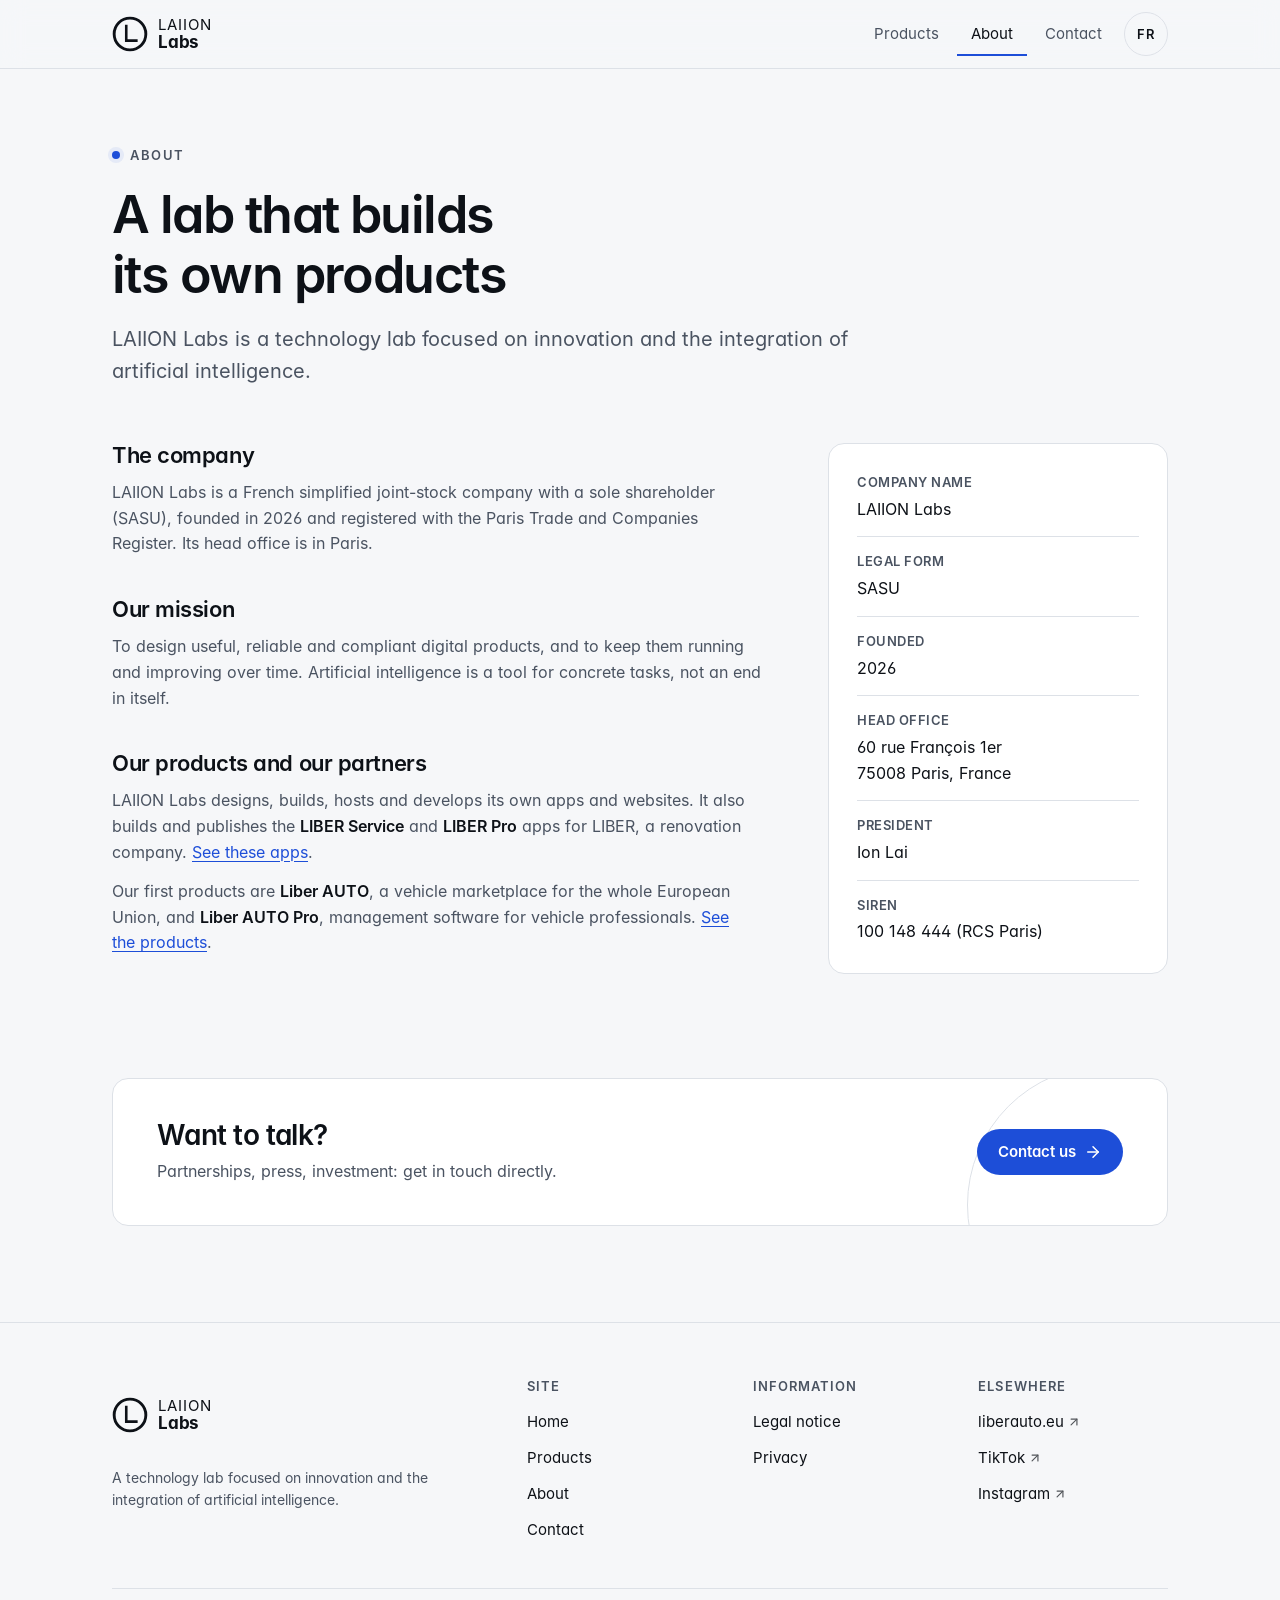
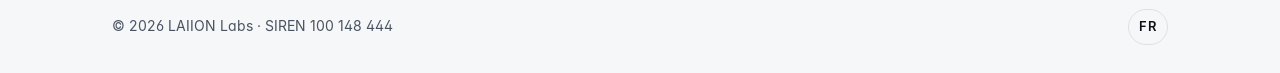
<file: en/about.html>
<!doctype html>
<html lang="en">
<head>
  <meta charset="utf-8">
  <meta name="viewport" content="width=device-width, initial-scale=1">
  <title>About — LAIION Labs</title>
  <meta name="description" content="LAIION Labs, a French company registered in Paris, is a technology lab that designs and runs its digital products and publishes apps for its partners.">
  <link rel="canonical" href="https://laiionlabs.com/en/about.html">
  <link rel="alternate" hreflang="fr" href="https://laiionlabs.com/a-propos.html">
  <link rel="alternate" hreflang="en" href="https://laiionlabs.com/en/about.html">
  <link rel="alternate" hreflang="x-default" href="https://laiionlabs.com/a-propos.html">
  <meta name="color-scheme" content="light dark">
  <meta name="theme-color" content="#f6f7f9" media="(prefers-color-scheme: light)">
  <meta name="theme-color" content="#0b0e12" media="(prefers-color-scheme: dark)">
  <meta property="og:type" content="website">
  <meta property="og:site_name" content="LAIION Labs">
  <meta property="og:title" content="About — LAIION Labs">
  <meta property="og:description" content="LAIION Labs, a French company registered in Paris, is a technology lab that designs and runs its digital products and publishes apps for its partners.">
  <meta property="og:url" content="https://laiionlabs.com/en/about.html">
  <meta property="og:image" content="https://laiionlabs.com/assets/img/og-image.png">
  <meta property="og:image:width" content="1200">
  <meta property="og:image:height" content="630">
  <meta property="og:image:alt" content="LAIION Labs">
  <meta property="og:locale" content="en_US">
  <meta property="og:locale:alternate" content="fr_FR">
  <meta name="twitter:card" content="summary_large_image">
  <link rel="icon" href="../assets/img/favicon.svg" type="image/svg+xml">
  <link rel="icon" href="../assets/img/favicon-32.png" sizes="32x32" type="image/png">
  <link rel="apple-touch-icon" href="../assets/img/apple-touch-icon.png">
  <link rel="preload" href="../assets/fonts/inter-400.woff" as="font" type="font/woff" crossorigin>
  <link rel="stylesheet" href="../assets/css/style.css">
  <script type="application/ld+json">{"@context":"https://schema.org","@type":"Organization","name":"LAIION Labs","legalName":"LAIION Labs","url":"https://laiionlabs.com/","logo":"https://laiionlabs.com/assets/img/logo-512.png","email":"contact@laiionlabs.com","telephone":"+33961003296","foundingDate":"2026","address":{"@type":"PostalAddress","streetAddress":"60 rue François 1er","postalCode":"75008","addressLocality":"Paris","addressCountry":"FR"},"identifier":[{"@type":"PropertyValue","propertyID":"SIREN","value":"100148444"},{"@type":"PropertyValue","propertyID":"SIRET","value":"10014844400019"}],"vatID":"FR66100148444","founder":{"@type":"Person","name":"Ion Lai"},"sameAs":["https://liberauto.eu","https://www.tiktok.com/@laiion.labs","https://www.instagram.com/laiion_labs/"]}</script>
</head>
<body>
  <a class="skip" href="#main">Skip to content</a>
  <header class="site-header">
    <div class="container site-header__inner">
      <a class="brand" href="index.html" aria-label="LAIION Labs home">
        <svg class="brand__mark" viewBox="0 0 100 100" width="36" height="36" aria-hidden="true" focusable="false"><circle cx="50" cy="50" r="44" fill="none" stroke="currentColor" stroke-width="8"/><path d="M39.6 24V68.4H71.2" fill="none" stroke="currentColor" stroke-width="7.2"/></svg>
        <span class="brand__text" aria-hidden="true"><span class="brand__top">LAIION</span><span class="brand__bottom">Labs</span></span>
      </a>
      <nav class="nav" aria-label="Main navigation">
        <ul class="nav__list"><li><a href="products.html">Products</a></li><li><a href="about.html" aria-current="page">About</a></li><li><a href="contact.html">Contact</a></li></ul>
        <a class="lang-switch" href="../a-propos.html" hreflang="fr" lang="fr" data-setlang="fr"><span class="sr-only">Français</span><span aria-hidden="true">FR</span></a>
        <details class="nav__mobile">
          <summary aria-label="Menu"><svg class="icon" viewBox="0 0 24 24" width="20" height="20" fill="none" stroke="currentColor" stroke-width="2" stroke-linecap="round" stroke-linejoin="round" aria-hidden="true" focusable="false"><path d="M4 6h16"/><path d="M4 12h16"/><path d="M4 18h16"/></svg><svg class="icon" viewBox="0 0 24 24" width="20" height="20" fill="none" stroke="currentColor" stroke-width="2" stroke-linecap="round" stroke-linejoin="round" aria-hidden="true" focusable="false"><path d="M18 6 6 18"/><path d="m6 6 12 12"/></svg></summary>
          <div class="nav__panel">
            <ul><li><a href="products.html">Products</a></li><li><a href="about.html" aria-current="page">About</a></li><li><a href="contact.html">Contact</a></li></ul>
          </div>
        </details>
      </nav>
    </div>
  </header>

  <main id="main">

  <section class="page-head">
    <div class="container">
      <p class="eyebrow">About</p>
      <h1>A lab that builds its own products</h1>
      <p class="lead">LAIION Labs is a technology lab focused on innovation and the integration of artificial intelligence.</p>
    </div>
  </section>

  <section class="section section--first">
    <div class="container about">
      <div class="prose">
        <h2>The company</h2>
        <p>LAIION Labs is a French simplified joint-stock company with a sole shareholder (SASU), founded in 2026 and registered with the Paris Trade and Companies Register. Its head office is in Paris.</p>
        <h2>Our mission</h2>
        <p>To design useful, reliable and compliant digital products, and to keep them running and improving over time. Artificial intelligence is a tool for concrete tasks, not an end in itself.</p>
        <h2>Our products and our partners</h2>
        <p>LAIION Labs designs, builds, hosts and develops its own apps and websites. It also builds and publishes the <strong>LIBER Service</strong> and <strong>LIBER Pro</strong> apps for LIBER, a renovation company. <a href="products.html#liber">See these apps</a>.</p>
        <p>Our first products are <strong>Liber AUTO</strong>, a vehicle marketplace for the whole European Union, and <strong>Liber AUTO Pro</strong>, management software for vehicle professionals. <a href="products.html">See the products</a>.</p>
      </div>
      <aside class="card facts" aria-label="Key facts">
        <dl>
          <div><dt>Company name</dt><dd>LAIION Labs</dd></div>
          <div><dt>Legal form</dt><dd>SASU</dd></div>
          <div><dt>Founded</dt><dd>2026</dd></div>
          <div><dt>Head office</dt><dd>60 rue François 1er<br>75008 Paris, France</dd></div>
          <div><dt>President</dt><dd>Ion Lai</dd></div>
          <div><dt>SIREN</dt><dd>100 148 444 (RCS Paris)</dd></div>
        </dl>
      </aside>
    </div>
  </section>

  <section class="section section--tight">
    <div class="container">
      <div class="cta">
        <div>
          <h2 class="cta__title">Want to talk?</h2>
          <p class="muted">Partnerships, press, investment: get in touch directly.</p>
        </div>
        <a class="btn btn--primary" href="contact.html">Contact us <svg class="icon" viewBox="0 0 24 24" width="20" height="20" fill="none" stroke="currentColor" stroke-width="2" stroke-linecap="round" stroke-linejoin="round" aria-hidden="true" focusable="false"><path d="M5 12h14"/><path d="m12 5 7 7-7 7"/></svg></a>
      </div>
    </div>
  </section>
  </main>

  <footer class="site-footer">
    <div class="container">
      <div class="site-footer__grid">
        <div class="site-footer__brand">
          <a class="brand" href="index.html" aria-label="LAIION Labs home">
            <svg class="brand__mark" viewBox="0 0 100 100" width="36" height="36" aria-hidden="true" focusable="false"><circle cx="50" cy="50" r="44" fill="none" stroke="currentColor" stroke-width="8"/><path d="M39.6 24V68.4H71.2" fill="none" stroke="currentColor" stroke-width="7.2"/></svg>
            <span class="brand__text" aria-hidden="true"><span class="brand__top">LAIION</span><span class="brand__bottom">Labs</span></span>
          </a>
          <p class="muted small">A technology lab focused on innovation and the integration of artificial intelligence.</p>
        </div>
        <div>
          <h2 class="site-footer__title">Site</h2>
          <ul>
            <li><a href="index.html">Home</a></li>
            <li><a href="products.html">Products</a></li>
            <li><a href="about.html">About</a></li>
            <li><a href="contact.html">Contact</a></li>
          </ul>
        </div>
        <div>
          <h2 class="site-footer__title">Information</h2>
          <ul>
            <li><a href="legal-notice.html">Legal notice</a></li>
            <li><a href="privacy.html">Privacy</a></li>
          </ul>
        </div>
        <div>
          <h2 class="site-footer__title">Elsewhere</h2>
          <ul>
            <li><a href="https://liberauto.eu" target="_blank" rel="noopener">liberauto.eu<span class="sr-only"> (opens in a new tab)</span><svg class="icon" viewBox="0 0 24 24" width="20" height="20" fill="none" stroke="currentColor" stroke-width="2" stroke-linecap="round" stroke-linejoin="round" aria-hidden="true" focusable="false"><path d="M7 7h10v10"/><path d="M7 17 17 7"/></svg></a></li>
            <li><a href="https://www.tiktok.com/@laiion.labs" target="_blank" rel="noopener">TikTok<span class="sr-only"> (opens in a new tab)</span><svg class="icon" viewBox="0 0 24 24" width="20" height="20" fill="none" stroke="currentColor" stroke-width="2" stroke-linecap="round" stroke-linejoin="round" aria-hidden="true" focusable="false"><path d="M7 7h10v10"/><path d="M7 17 17 7"/></svg></a></li>
            <li><a href="https://www.instagram.com/laiion_labs/" target="_blank" rel="noopener">Instagram<span class="sr-only"> (opens in a new tab)</span><svg class="icon" viewBox="0 0 24 24" width="20" height="20" fill="none" stroke="currentColor" stroke-width="2" stroke-linecap="round" stroke-linejoin="round" aria-hidden="true" focusable="false"><path d="M7 7h10v10"/><path d="M7 17 17 7"/></svg></a></li>
          </ul>
        </div>
      </div>
      <div class="site-footer__bottom">
        <p class="small">© 2026 LAIION Labs · SIREN 100 148 444</p>
        <a class="lang-switch lang-switch--footer" href="../a-propos.html" hreflang="fr" lang="fr" data-setlang="fr"><span class="sr-only">Français</span><span aria-hidden="true">FR</span></a>
      </div>
    </div>
  </footer>
  <script>document.querySelectorAll("[data-setlang]").forEach(function(a){a.addEventListener("click",function(){try{localStorage.setItem("lang",a.getAttribute("data-setlang"))}catch(e){}})});</script>
</body>
</html>
</file>
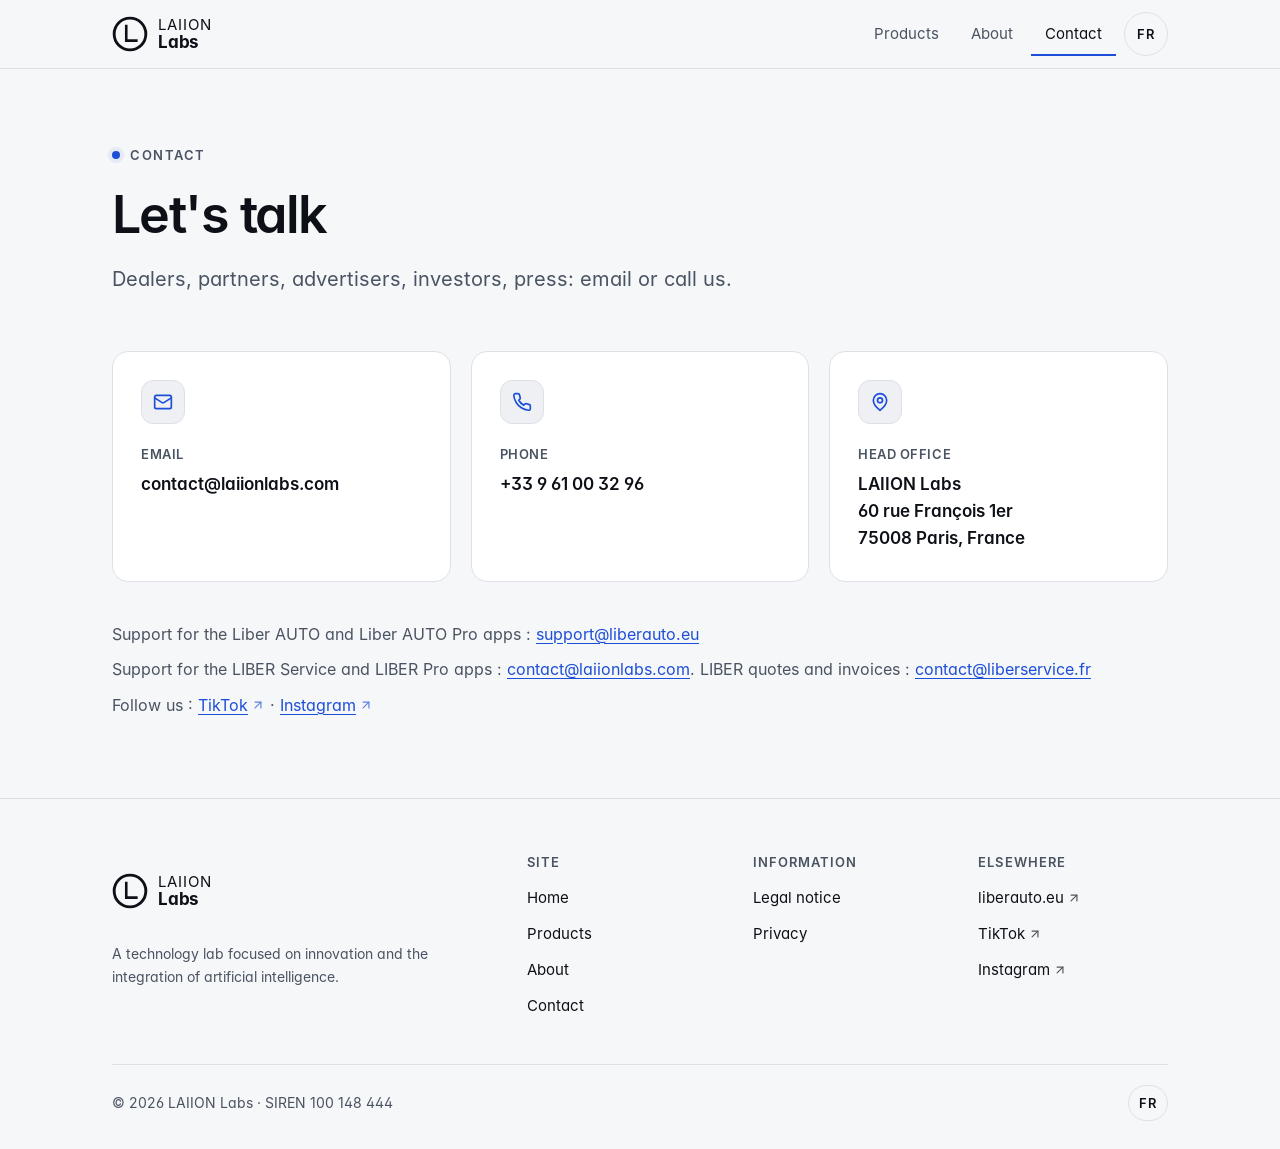
<file: en/contact.html>
<!doctype html>
<html lang="en">
<head>
  <meta charset="utf-8">
  <meta name="viewport" content="width=device-width, initial-scale=1">
  <title>Contact — LAIION Labs</title>
  <meta name="description" content="Contact LAIION Labs by email or phone. Head office: 60 rue François 1er, 75008 Paris, France.">
  <link rel="canonical" href="https://laiionlabs.com/en/contact.html">
  <link rel="alternate" hreflang="fr" href="https://laiionlabs.com/contact.html">
  <link rel="alternate" hreflang="en" href="https://laiionlabs.com/en/contact.html">
  <link rel="alternate" hreflang="x-default" href="https://laiionlabs.com/contact.html">
  <meta name="color-scheme" content="light dark">
  <meta name="theme-color" content="#f6f7f9" media="(prefers-color-scheme: light)">
  <meta name="theme-color" content="#0b0e12" media="(prefers-color-scheme: dark)">
  <meta property="og:type" content="website">
  <meta property="og:site_name" content="LAIION Labs">
  <meta property="og:title" content="Contact — LAIION Labs">
  <meta property="og:description" content="Contact LAIION Labs by email or phone. Head office: 60 rue François 1er, 75008 Paris, France.">
  <meta property="og:url" content="https://laiionlabs.com/en/contact.html">
  <meta property="og:image" content="https://laiionlabs.com/assets/img/og-image.png">
  <meta property="og:image:width" content="1200">
  <meta property="og:image:height" content="630">
  <meta property="og:image:alt" content="LAIION Labs">
  <meta property="og:locale" content="en_US">
  <meta property="og:locale:alternate" content="fr_FR">
  <meta name="twitter:card" content="summary_large_image">
  <link rel="icon" href="../assets/img/favicon.svg" type="image/svg+xml">
  <link rel="icon" href="../assets/img/favicon-32.png" sizes="32x32" type="image/png">
  <link rel="apple-touch-icon" href="../assets/img/apple-touch-icon.png">
  <link rel="preload" href="../assets/fonts/inter-400.woff" as="font" type="font/woff" crossorigin>
  <link rel="stylesheet" href="../assets/css/style.css">
  <script type="application/ld+json">{"@context":"https://schema.org","@type":"Organization","name":"LAIION Labs","legalName":"LAIION Labs","url":"https://laiionlabs.com/","logo":"https://laiionlabs.com/assets/img/logo-512.png","email":"contact@laiionlabs.com","telephone":"+33961003296","foundingDate":"2026","address":{"@type":"PostalAddress","streetAddress":"60 rue François 1er","postalCode":"75008","addressLocality":"Paris","addressCountry":"FR"},"identifier":[{"@type":"PropertyValue","propertyID":"SIREN","value":"100148444"},{"@type":"PropertyValue","propertyID":"SIRET","value":"10014844400019"}],"vatID":"FR66100148444","founder":{"@type":"Person","name":"Ion Lai"},"sameAs":["https://liberauto.eu","https://www.tiktok.com/@laiion.labs","https://www.instagram.com/laiion_labs/"]}</script>
</head>
<body>
  <a class="skip" href="#main">Skip to content</a>
  <header class="site-header">
    <div class="container site-header__inner">
      <a class="brand" href="index.html" aria-label="LAIION Labs home">
        <svg class="brand__mark" viewBox="0 0 100 100" width="36" height="36" aria-hidden="true" focusable="false"><circle cx="50" cy="50" r="44" fill="none" stroke="currentColor" stroke-width="8"/><path d="M39.6 24V68.4H71.2" fill="none" stroke="currentColor" stroke-width="7.2"/></svg>
        <span class="brand__text" aria-hidden="true"><span class="brand__top">LAIION</span><span class="brand__bottom">Labs</span></span>
      </a>
      <nav class="nav" aria-label="Main navigation">
        <ul class="nav__list"><li><a href="products.html">Products</a></li><li><a href="about.html">About</a></li><li><a href="contact.html" aria-current="page">Contact</a></li></ul>
        <a class="lang-switch" href="../contact.html" hreflang="fr" lang="fr" data-setlang="fr"><span class="sr-only">Français</span><span aria-hidden="true">FR</span></a>
        <details class="nav__mobile">
          <summary aria-label="Menu"><svg class="icon" viewBox="0 0 24 24" width="20" height="20" fill="none" stroke="currentColor" stroke-width="2" stroke-linecap="round" stroke-linejoin="round" aria-hidden="true" focusable="false"><path d="M4 6h16"/><path d="M4 12h16"/><path d="M4 18h16"/></svg><svg class="icon" viewBox="0 0 24 24" width="20" height="20" fill="none" stroke="currentColor" stroke-width="2" stroke-linecap="round" stroke-linejoin="round" aria-hidden="true" focusable="false"><path d="M18 6 6 18"/><path d="m6 6 12 12"/></svg></summary>
          <div class="nav__panel">
            <ul><li><a href="products.html">Products</a></li><li><a href="about.html">About</a></li><li><a href="contact.html" aria-current="page">Contact</a></li></ul>
          </div>
        </details>
      </nav>
    </div>
  </header>

  <main id="main">

  <section class="page-head">
    <div class="container">
      <p class="eyebrow">Contact</p>
      <h1>Let's talk</h1>
      <p class="lead">Dealers, partners, advertisers, investors, press: email or call us.</p>
    </div>
  </section>
  <section class="section section--first">
    <div class="container">
      <div class="grid grid--3 contact">
        <a class="card contact__item" href="mailto:contact@laiionlabs.com">
          <span class="feature__icon"><svg class="icon" viewBox="0 0 24 24" width="20" height="20" fill="none" stroke="currentColor" stroke-width="2" stroke-linecap="round" stroke-linejoin="round" aria-hidden="true" focusable="false"><rect width="20" height="16" x="2" y="4" rx="2"/><path d="m22 7-8.97 5.7a1.94 1.94 0 0 1-2.06 0L2 7"/></svg></span>
          <span class="contact__label">Email</span>
          <span class="contact__value">contact@laiionlabs.com</span>
        </a>
        <a class="card contact__item" href="tel:+33961003296">
          <span class="feature__icon"><svg class="icon" viewBox="0 0 24 24" width="20" height="20" fill="none" stroke="currentColor" stroke-width="2" stroke-linecap="round" stroke-linejoin="round" aria-hidden="true" focusable="false"><path d="M22 16.92v3a2 2 0 0 1-2.18 2 19.79 19.79 0 0 1-8.63-3.07 19.5 19.5 0 0 1-6-6 19.79 19.79 0 0 1-3.07-8.67A2 2 0 0 1 4.11 2h3a2 2 0 0 1 2 1.72 12.84 12.84 0 0 0 .7 2.81 2 2 0 0 1-.45 2.11L8.09 9.91a16 16 0 0 0 6 6l1.27-1.27a2 2 0 0 1 2.11-.45 12.84 12.84 0 0 0 2.81.7A2 2 0 0 1 22 16.92z"/></svg></span>
          <span class="contact__label">Phone</span>
          <span class="contact__value">+33 9 61 00 32 96</span>
        </a>
        <div class="card contact__item">
          <span class="feature__icon"><svg class="icon" viewBox="0 0 24 24" width="20" height="20" fill="none" stroke="currentColor" stroke-width="2" stroke-linecap="round" stroke-linejoin="round" aria-hidden="true" focusable="false"><path d="M20 10c0 6-8 12-8 12s-8-6-8-12a8 8 0 0 1 16 0Z"/><circle cx="12" cy="10" r="3"/></svg></span>
          <span class="contact__label">Head office</span>
          <address class="contact__value">LAIION Labs<br>60 rue François 1er<br>75008 Paris, France</address>
        </div>
      </div>

      <div class="notes">
        <p class="muted">Support for the Liber AUTO and Liber AUTO Pro apps&nbsp;: <a href="mailto:support@liberauto.eu">support@liberauto.eu</a></p>
        <p class="muted">Support for the LIBER Service and LIBER Pro apps&nbsp;: <a href="mailto:contact@laiionlabs.com">contact@laiionlabs.com</a>. LIBER quotes and invoices&nbsp;: <a href="mailto:contact@liberservice.fr">contact@liberservice.fr</a></p>
        <p class="muted">Follow us&nbsp;: <a href="https://www.tiktok.com/@laiion.labs" target="_blank" rel="noopener">TikTok<span class="sr-only"> (opens in a new tab)</span><svg class="icon" viewBox="0 0 24 24" width="20" height="20" fill="none" stroke="currentColor" stroke-width="2" stroke-linecap="round" stroke-linejoin="round" aria-hidden="true" focusable="false"><path d="M7 7h10v10"/><path d="M7 17 17 7"/></svg></a> · <a href="https://www.instagram.com/laiion_labs/" target="_blank" rel="noopener">Instagram<span class="sr-only"> (opens in a new tab)</span><svg class="icon" viewBox="0 0 24 24" width="20" height="20" fill="none" stroke="currentColor" stroke-width="2" stroke-linecap="round" stroke-linejoin="round" aria-hidden="true" focusable="false"><path d="M7 7h10v10"/><path d="M7 17 17 7"/></svg></a></p>
      </div>
    </div>
  </section>
  </main>

  <footer class="site-footer">
    <div class="container">
      <div class="site-footer__grid">
        <div class="site-footer__brand">
          <a class="brand" href="index.html" aria-label="LAIION Labs home">
            <svg class="brand__mark" viewBox="0 0 100 100" width="36" height="36" aria-hidden="true" focusable="false"><circle cx="50" cy="50" r="44" fill="none" stroke="currentColor" stroke-width="8"/><path d="M39.6 24V68.4H71.2" fill="none" stroke="currentColor" stroke-width="7.2"/></svg>
            <span class="brand__text" aria-hidden="true"><span class="brand__top">LAIION</span><span class="brand__bottom">Labs</span></span>
          </a>
          <p class="muted small">A technology lab focused on innovation and the integration of artificial intelligence.</p>
        </div>
        <div>
          <h2 class="site-footer__title">Site</h2>
          <ul>
            <li><a href="index.html">Home</a></li>
            <li><a href="products.html">Products</a></li>
            <li><a href="about.html">About</a></li>
            <li><a href="contact.html">Contact</a></li>
          </ul>
        </div>
        <div>
          <h2 class="site-footer__title">Information</h2>
          <ul>
            <li><a href="legal-notice.html">Legal notice</a></li>
            <li><a href="privacy.html">Privacy</a></li>
          </ul>
        </div>
        <div>
          <h2 class="site-footer__title">Elsewhere</h2>
          <ul>
            <li><a href="https://liberauto.eu" target="_blank" rel="noopener">liberauto.eu<span class="sr-only"> (opens in a new tab)</span><svg class="icon" viewBox="0 0 24 24" width="20" height="20" fill="none" stroke="currentColor" stroke-width="2" stroke-linecap="round" stroke-linejoin="round" aria-hidden="true" focusable="false"><path d="M7 7h10v10"/><path d="M7 17 17 7"/></svg></a></li>
            <li><a href="https://www.tiktok.com/@laiion.labs" target="_blank" rel="noopener">TikTok<span class="sr-only"> (opens in a new tab)</span><svg class="icon" viewBox="0 0 24 24" width="20" height="20" fill="none" stroke="currentColor" stroke-width="2" stroke-linecap="round" stroke-linejoin="round" aria-hidden="true" focusable="false"><path d="M7 7h10v10"/><path d="M7 17 17 7"/></svg></a></li>
            <li><a href="https://www.instagram.com/laiion_labs/" target="_blank" rel="noopener">Instagram<span class="sr-only"> (opens in a new tab)</span><svg class="icon" viewBox="0 0 24 24" width="20" height="20" fill="none" stroke="currentColor" stroke-width="2" stroke-linecap="round" stroke-linejoin="round" aria-hidden="true" focusable="false"><path d="M7 7h10v10"/><path d="M7 17 17 7"/></svg></a></li>
          </ul>
        </div>
      </div>
      <div class="site-footer__bottom">
        <p class="small">© 2026 LAIION Labs · SIREN 100 148 444</p>
        <a class="lang-switch lang-switch--footer" href="../contact.html" hreflang="fr" lang="fr" data-setlang="fr"><span class="sr-only">Français</span><span aria-hidden="true">FR</span></a>
      </div>
    </div>
  </footer>
  <script>document.querySelectorAll("[data-setlang]").forEach(function(a){a.addEventListener("click",function(){try{localStorage.setItem("lang",a.getAttribute("data-setlang"))}catch(e){}})});</script>
</body>
</html>
</file>
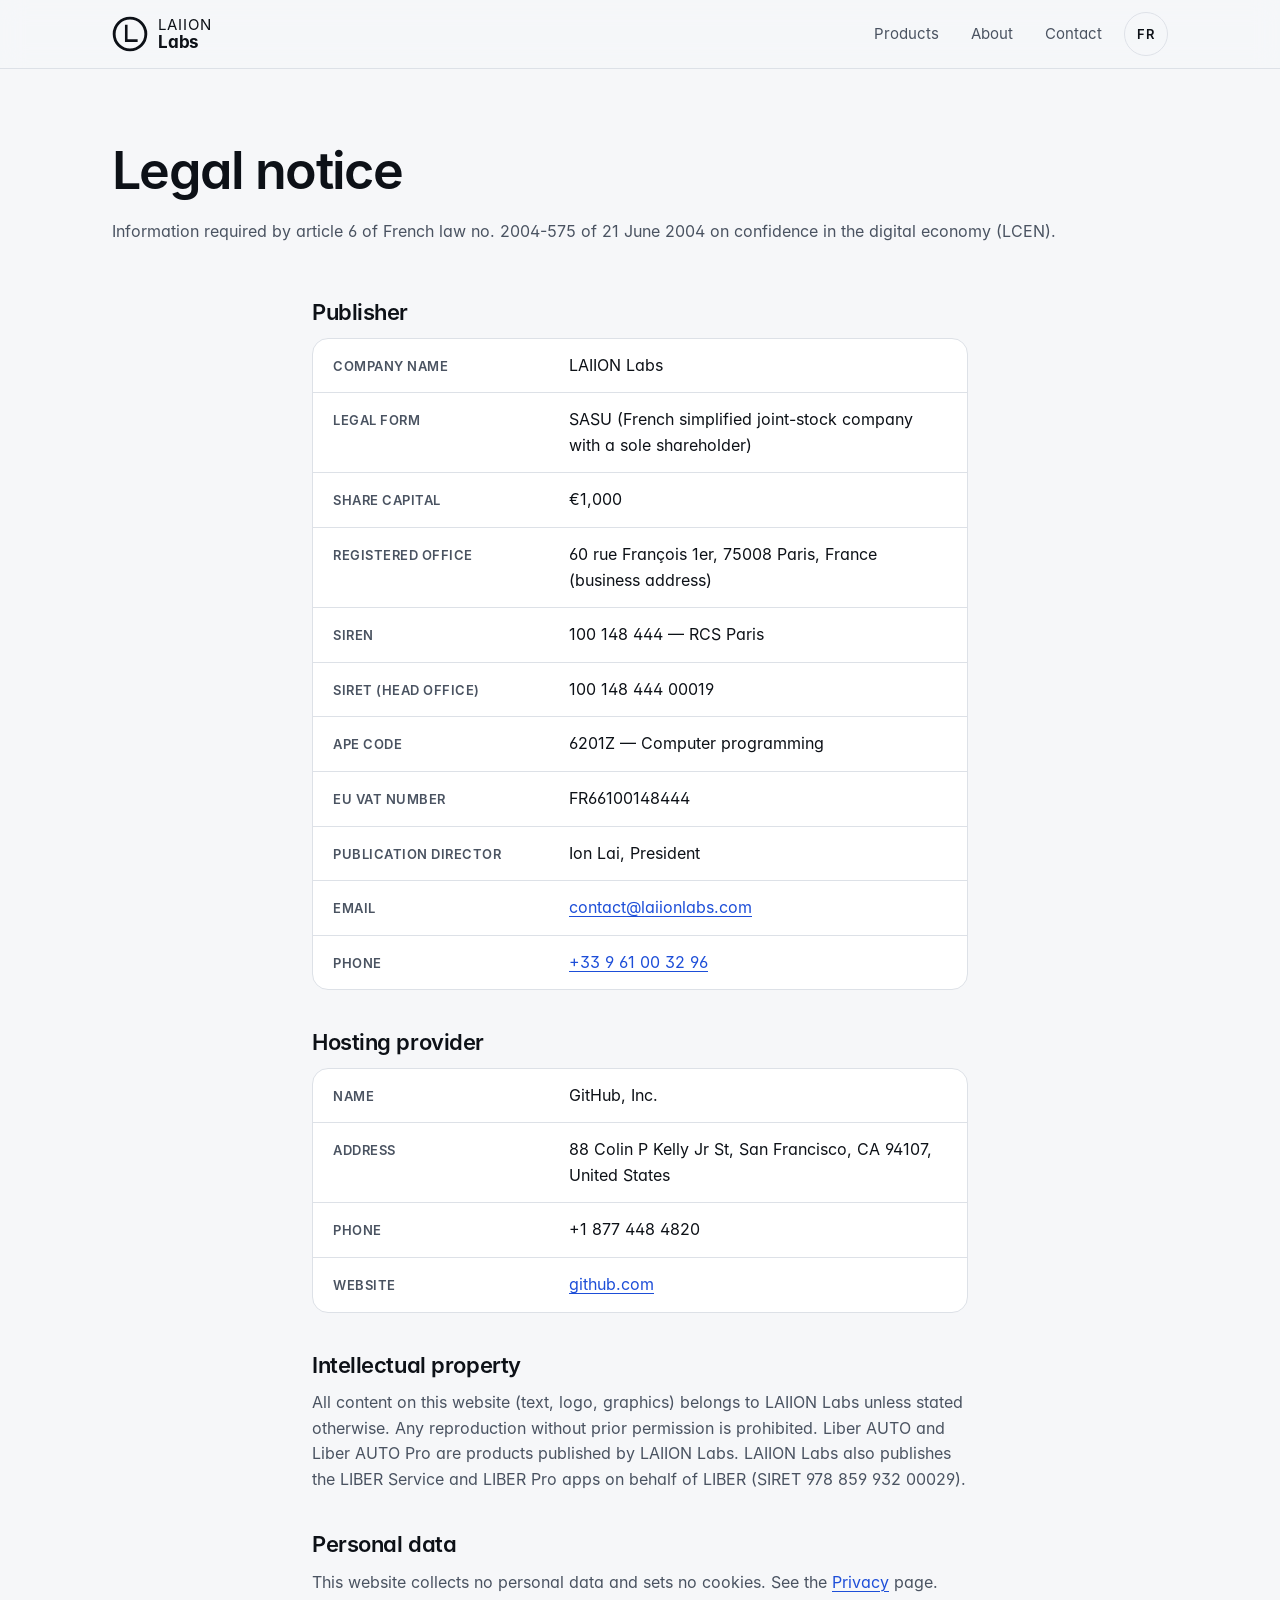
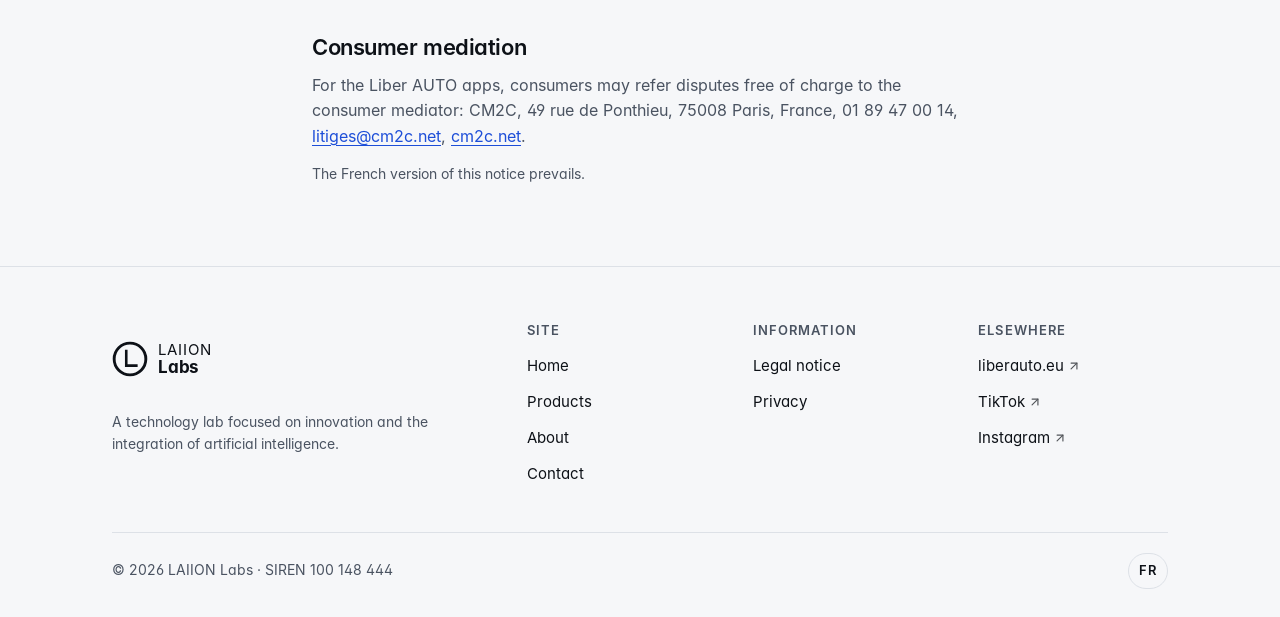
<file: en/legal-notice.html>
<!doctype html>
<html lang="en">
<head>
  <meta charset="utf-8">
  <meta name="viewport" content="width=device-width, initial-scale=1">
  <title>Legal notice — LAIION Labs</title>
  <meta name="description" content="Legal notice for the LAIION Labs website: publisher, publication director, hosting provider.">
  <link rel="canonical" href="https://laiionlabs.com/en/legal-notice.html">
  <link rel="alternate" hreflang="fr" href="https://laiionlabs.com/mentions-legales.html">
  <link rel="alternate" hreflang="en" href="https://laiionlabs.com/en/legal-notice.html">
  <link rel="alternate" hreflang="x-default" href="https://laiionlabs.com/mentions-legales.html">
  <meta name="color-scheme" content="light dark">
  <meta name="theme-color" content="#f6f7f9" media="(prefers-color-scheme: light)">
  <meta name="theme-color" content="#0b0e12" media="(prefers-color-scheme: dark)">
  <meta property="og:type" content="website">
  <meta property="og:site_name" content="LAIION Labs">
  <meta property="og:title" content="Legal notice — LAIION Labs">
  <meta property="og:description" content="Legal notice for the LAIION Labs website: publisher, publication director, hosting provider.">
  <meta property="og:url" content="https://laiionlabs.com/en/legal-notice.html">
  <meta property="og:image" content="https://laiionlabs.com/assets/img/og-image.png">
  <meta property="og:image:width" content="1200">
  <meta property="og:image:height" content="630">
  <meta property="og:image:alt" content="LAIION Labs">
  <meta property="og:locale" content="en_US">
  <meta property="og:locale:alternate" content="fr_FR">
  <meta name="twitter:card" content="summary_large_image">
  <link rel="icon" href="../assets/img/favicon.svg" type="image/svg+xml">
  <link rel="icon" href="../assets/img/favicon-32.png" sizes="32x32" type="image/png">
  <link rel="apple-touch-icon" href="../assets/img/apple-touch-icon.png">
  <link rel="preload" href="../assets/fonts/inter-400.woff" as="font" type="font/woff" crossorigin>
  <link rel="stylesheet" href="../assets/css/style.css">
  <script type="application/ld+json">{"@context":"https://schema.org","@type":"Organization","name":"LAIION Labs","legalName":"LAIION Labs","url":"https://laiionlabs.com/","logo":"https://laiionlabs.com/assets/img/logo-512.png","email":"contact@laiionlabs.com","telephone":"+33961003296","foundingDate":"2026","address":{"@type":"PostalAddress","streetAddress":"60 rue François 1er","postalCode":"75008","addressLocality":"Paris","addressCountry":"FR"},"identifier":[{"@type":"PropertyValue","propertyID":"SIREN","value":"100148444"},{"@type":"PropertyValue","propertyID":"SIRET","value":"10014844400019"}],"vatID":"FR66100148444","founder":{"@type":"Person","name":"Ion Lai"},"sameAs":["https://liberauto.eu","https://www.tiktok.com/@laiion.labs","https://www.instagram.com/laiion_labs/"]}</script>
</head>
<body>
  <a class="skip" href="#main">Skip to content</a>
  <header class="site-header">
    <div class="container site-header__inner">
      <a class="brand" href="index.html" aria-label="LAIION Labs home">
        <svg class="brand__mark" viewBox="0 0 100 100" width="36" height="36" aria-hidden="true" focusable="false"><circle cx="50" cy="50" r="44" fill="none" stroke="currentColor" stroke-width="8"/><path d="M39.6 24V68.4H71.2" fill="none" stroke="currentColor" stroke-width="7.2"/></svg>
        <span class="brand__text" aria-hidden="true"><span class="brand__top">LAIION</span><span class="brand__bottom">Labs</span></span>
      </a>
      <nav class="nav" aria-label="Main navigation">
        <ul class="nav__list"><li><a href="products.html">Products</a></li><li><a href="about.html">About</a></li><li><a href="contact.html">Contact</a></li></ul>
        <a class="lang-switch" href="../mentions-legales.html" hreflang="fr" lang="fr" data-setlang="fr"><span class="sr-only">Français</span><span aria-hidden="true">FR</span></a>
        <details class="nav__mobile">
          <summary aria-label="Menu"><svg class="icon" viewBox="0 0 24 24" width="20" height="20" fill="none" stroke="currentColor" stroke-width="2" stroke-linecap="round" stroke-linejoin="round" aria-hidden="true" focusable="false"><path d="M4 6h16"/><path d="M4 12h16"/><path d="M4 18h16"/></svg><svg class="icon" viewBox="0 0 24 24" width="20" height="20" fill="none" stroke="currentColor" stroke-width="2" stroke-linecap="round" stroke-linejoin="round" aria-hidden="true" focusable="false"><path d="M18 6 6 18"/><path d="m6 6 12 12"/></svg></summary>
          <div class="nav__panel">
            <ul><li><a href="products.html">Products</a></li><li><a href="about.html">About</a></li><li><a href="contact.html">Contact</a></li></ul>
          </div>
        </details>
      </nav>
    </div>
  </header>

  <main id="main">

  <section class="page-head">
    <div class="container">
      <h1>Legal notice</h1>
      <p class="muted">Information required by article 6 of French law no. 2004-575 of 21 June 2004 on confidence in the digital economy (LCEN).</p>
    </div>
  </section>
  <section class="section section--first">
    <div class="container prose">
      <h2>Publisher</h2>
      <dl class="kv">
        <div><dt>Company name</dt><dd>LAIION Labs</dd></div>
        <div><dt>Legal form</dt><dd>SASU (French simplified joint-stock company with a sole shareholder)</dd></div>
        <div><dt>Share capital</dt><dd>€1,000</dd></div>
        <div><dt>Registered office</dt><dd>60 rue François 1er, 75008 Paris, France (business address)</dd></div>
        <div><dt>SIREN</dt><dd>100 148 444 — RCS Paris</dd></div>
        <div><dt>SIRET (head office)</dt><dd>100 148 444 00019</dd></div>
        <div><dt>APE code</dt><dd>6201Z — Computer programming</dd></div>
        <div><dt>EU VAT number</dt><dd>FR66100148444</dd></div>
        <div><dt>Publication director</dt><dd>Ion Lai, President</dd></div>
        <div><dt>Email</dt><dd><a href="mailto:contact@laiionlabs.com">contact@laiionlabs.com</a></dd></div>
        <div><dt>Phone</dt><dd><a href="tel:+33961003296">+33 9 61 00 32 96</a></dd></div>
      </dl>

      <h2>Hosting provider</h2>
      <dl class="kv">
        <div><dt>Name</dt><dd>GitHub, Inc.</dd></div>
        <div><dt>Address</dt><dd>88 Colin P Kelly Jr St, San Francisco, CA 94107, United States</dd></div>
        <div><dt>Phone</dt><dd>+1 877 448 4820</dd></div>
        <div><dt>Website</dt><dd><a href="https://github.com" rel="noopener">github.com</a></dd></div>
      </dl>

      <h2>Intellectual property</h2>
      <p>All content on this website (text, logo, graphics) belongs to LAIION Labs unless stated otherwise. Any reproduction without prior permission is prohibited. Liber AUTO and Liber AUTO Pro are products published by LAIION Labs. LAIION Labs also publishes the LIBER Service and LIBER Pro apps on behalf of LIBER (SIRET 978 859 932 00029).</p>

      <h2>Personal data</h2>
      <p>This website collects no personal data and sets no cookies. See the <a href="privacy.html">Privacy</a> page.</p>

      <h2>Consumer mediation</h2>
      <p>For the Liber AUTO apps, consumers may refer disputes free of charge to the consumer mediator: CM2C, 49 rue de Ponthieu, 75008 Paris, France, 01 89 47 00 14, <a href="mailto:litiges@cm2c.net">litiges@cm2c.net</a>, <a href="https://www.cm2c.net" rel="noopener">cm2c.net</a>.</p>
      <p class="muted small">The French version of this notice prevails.</p>
    </div>
  </section>
  </main>

  <footer class="site-footer">
    <div class="container">
      <div class="site-footer__grid">
        <div class="site-footer__brand">
          <a class="brand" href="index.html" aria-label="LAIION Labs home">
            <svg class="brand__mark" viewBox="0 0 100 100" width="36" height="36" aria-hidden="true" focusable="false"><circle cx="50" cy="50" r="44" fill="none" stroke="currentColor" stroke-width="8"/><path d="M39.6 24V68.4H71.2" fill="none" stroke="currentColor" stroke-width="7.2"/></svg>
            <span class="brand__text" aria-hidden="true"><span class="brand__top">LAIION</span><span class="brand__bottom">Labs</span></span>
          </a>
          <p class="muted small">A technology lab focused on innovation and the integration of artificial intelligence.</p>
        </div>
        <div>
          <h2 class="site-footer__title">Site</h2>
          <ul>
            <li><a href="index.html">Home</a></li>
            <li><a href="products.html">Products</a></li>
            <li><a href="about.html">About</a></li>
            <li><a href="contact.html">Contact</a></li>
          </ul>
        </div>
        <div>
          <h2 class="site-footer__title">Information</h2>
          <ul>
            <li><a href="legal-notice.html">Legal notice</a></li>
            <li><a href="privacy.html">Privacy</a></li>
          </ul>
        </div>
        <div>
          <h2 class="site-footer__title">Elsewhere</h2>
          <ul>
            <li><a href="https://liberauto.eu" target="_blank" rel="noopener">liberauto.eu<span class="sr-only"> (opens in a new tab)</span><svg class="icon" viewBox="0 0 24 24" width="20" height="20" fill="none" stroke="currentColor" stroke-width="2" stroke-linecap="round" stroke-linejoin="round" aria-hidden="true" focusable="false"><path d="M7 7h10v10"/><path d="M7 17 17 7"/></svg></a></li>
            <li><a href="https://www.tiktok.com/@laiion.labs" target="_blank" rel="noopener">TikTok<span class="sr-only"> (opens in a new tab)</span><svg class="icon" viewBox="0 0 24 24" width="20" height="20" fill="none" stroke="currentColor" stroke-width="2" stroke-linecap="round" stroke-linejoin="round" aria-hidden="true" focusable="false"><path d="M7 7h10v10"/><path d="M7 17 17 7"/></svg></a></li>
            <li><a href="https://www.instagram.com/laiion_labs/" target="_blank" rel="noopener">Instagram<span class="sr-only"> (opens in a new tab)</span><svg class="icon" viewBox="0 0 24 24" width="20" height="20" fill="none" stroke="currentColor" stroke-width="2" stroke-linecap="round" stroke-linejoin="round" aria-hidden="true" focusable="false"><path d="M7 7h10v10"/><path d="M7 17 17 7"/></svg></a></li>
          </ul>
        </div>
      </div>
      <div class="site-footer__bottom">
        <p class="small">© 2026 LAIION Labs · SIREN 100 148 444</p>
        <a class="lang-switch lang-switch--footer" href="../mentions-legales.html" hreflang="fr" lang="fr" data-setlang="fr"><span class="sr-only">Français</span><span aria-hidden="true">FR</span></a>
      </div>
    </div>
  </footer>
  <script>document.querySelectorAll("[data-setlang]").forEach(function(a){a.addEventListener("click",function(){try{localStorage.setItem("lang",a.getAttribute("data-setlang"))}catch(e){}})});</script>
</body>
</html>
</file>
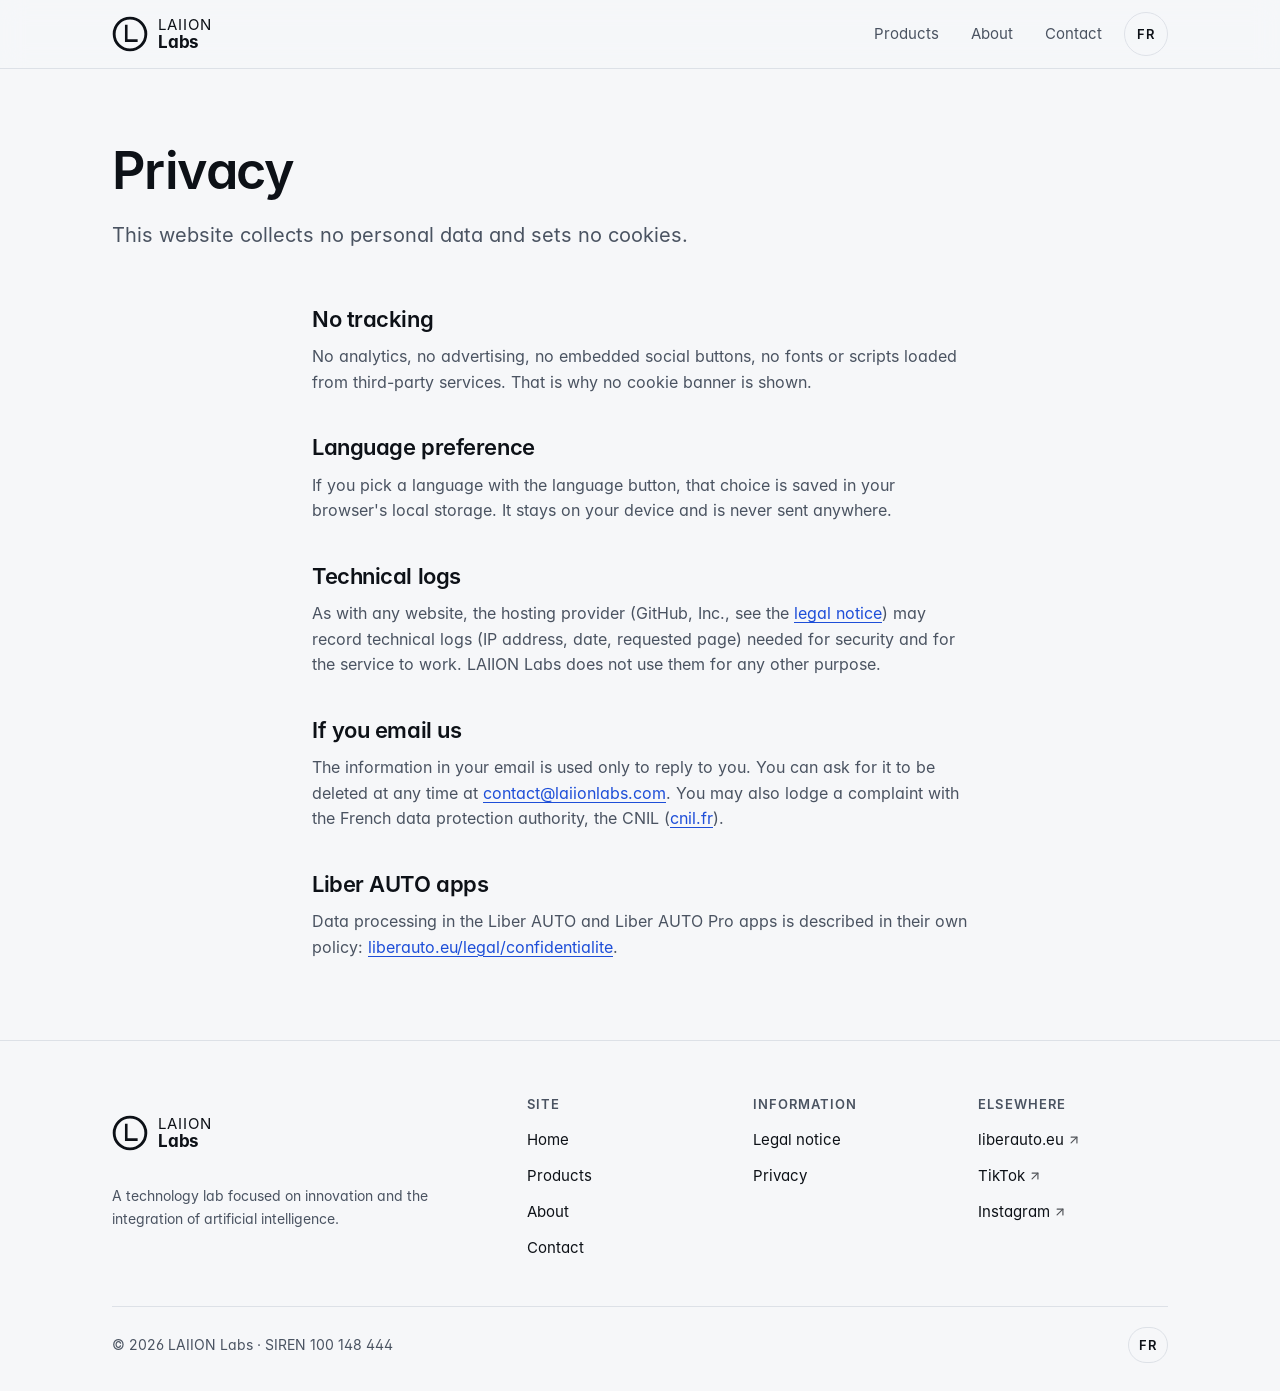
<file: en/privacy.html>
<!doctype html>
<html lang="en">
<head>
  <meta charset="utf-8">
  <meta name="viewport" content="width=device-width, initial-scale=1">
  <title>Privacy — LAIION Labs</title>
  <meta name="description" content="The LAIION Labs website collects no personal data and sets no cookies.">
  <link rel="canonical" href="https://laiionlabs.com/en/privacy.html">
  <link rel="alternate" hreflang="fr" href="https://laiionlabs.com/confidentialite.html">
  <link rel="alternate" hreflang="en" href="https://laiionlabs.com/en/privacy.html">
  <link rel="alternate" hreflang="x-default" href="https://laiionlabs.com/confidentialite.html">
  <meta name="color-scheme" content="light dark">
  <meta name="theme-color" content="#f6f7f9" media="(prefers-color-scheme: light)">
  <meta name="theme-color" content="#0b0e12" media="(prefers-color-scheme: dark)">
  <meta property="og:type" content="website">
  <meta property="og:site_name" content="LAIION Labs">
  <meta property="og:title" content="Privacy — LAIION Labs">
  <meta property="og:description" content="The LAIION Labs website collects no personal data and sets no cookies.">
  <meta property="og:url" content="https://laiionlabs.com/en/privacy.html">
  <meta property="og:image" content="https://laiionlabs.com/assets/img/og-image.png">
  <meta property="og:image:width" content="1200">
  <meta property="og:image:height" content="630">
  <meta property="og:image:alt" content="LAIION Labs">
  <meta property="og:locale" content="en_US">
  <meta property="og:locale:alternate" content="fr_FR">
  <meta name="twitter:card" content="summary_large_image">
  <link rel="icon" href="../assets/img/favicon.svg" type="image/svg+xml">
  <link rel="icon" href="../assets/img/favicon-32.png" sizes="32x32" type="image/png">
  <link rel="apple-touch-icon" href="../assets/img/apple-touch-icon.png">
  <link rel="preload" href="../assets/fonts/inter-400.woff" as="font" type="font/woff" crossorigin>
  <link rel="stylesheet" href="../assets/css/style.css">
  <script type="application/ld+json">{"@context":"https://schema.org","@type":"Organization","name":"LAIION Labs","legalName":"LAIION Labs","url":"https://laiionlabs.com/","logo":"https://laiionlabs.com/assets/img/logo-512.png","email":"contact@laiionlabs.com","telephone":"+33961003296","foundingDate":"2026","address":{"@type":"PostalAddress","streetAddress":"60 rue François 1er","postalCode":"75008","addressLocality":"Paris","addressCountry":"FR"},"identifier":[{"@type":"PropertyValue","propertyID":"SIREN","value":"100148444"},{"@type":"PropertyValue","propertyID":"SIRET","value":"10014844400019"}],"vatID":"FR66100148444","founder":{"@type":"Person","name":"Ion Lai"},"sameAs":["https://liberauto.eu","https://www.tiktok.com/@laiion.labs","https://www.instagram.com/laiion_labs/"]}</script>
</head>
<body>
  <a class="skip" href="#main">Skip to content</a>
  <header class="site-header">
    <div class="container site-header__inner">
      <a class="brand" href="index.html" aria-label="LAIION Labs home">
        <svg class="brand__mark" viewBox="0 0 100 100" width="36" height="36" aria-hidden="true" focusable="false"><circle cx="50" cy="50" r="44" fill="none" stroke="currentColor" stroke-width="8"/><path d="M39.6 24V68.4H71.2" fill="none" stroke="currentColor" stroke-width="7.2"/></svg>
        <span class="brand__text" aria-hidden="true"><span class="brand__top">LAIION</span><span class="brand__bottom">Labs</span></span>
      </a>
      <nav class="nav" aria-label="Main navigation">
        <ul class="nav__list"><li><a href="products.html">Products</a></li><li><a href="about.html">About</a></li><li><a href="contact.html">Contact</a></li></ul>
        <a class="lang-switch" href="../confidentialite.html" hreflang="fr" lang="fr" data-setlang="fr"><span class="sr-only">Français</span><span aria-hidden="true">FR</span></a>
        <details class="nav__mobile">
          <summary aria-label="Menu"><svg class="icon" viewBox="0 0 24 24" width="20" height="20" fill="none" stroke="currentColor" stroke-width="2" stroke-linecap="round" stroke-linejoin="round" aria-hidden="true" focusable="false"><path d="M4 6h16"/><path d="M4 12h16"/><path d="M4 18h16"/></svg><svg class="icon" viewBox="0 0 24 24" width="20" height="20" fill="none" stroke="currentColor" stroke-width="2" stroke-linecap="round" stroke-linejoin="round" aria-hidden="true" focusable="false"><path d="M18 6 6 18"/><path d="m6 6 12 12"/></svg></summary>
          <div class="nav__panel">
            <ul><li><a href="products.html">Products</a></li><li><a href="about.html">About</a></li><li><a href="contact.html">Contact</a></li></ul>
          </div>
        </details>
      </nav>
    </div>
  </header>

  <main id="main">

  <section class="page-head">
    <div class="container">
      <h1>Privacy</h1>
      <p class="lead">This website collects no personal data and sets no cookies.</p>
    </div>
  </section>
  <section class="section section--first">
    <div class="container prose">
      <h2>No tracking</h2>
      <p>No analytics, no advertising, no embedded social buttons, no fonts or scripts loaded from third-party services. That is why no cookie banner is shown.</p>

      <h2>Language preference</h2>
      <p>If you pick a language with the language button, that choice is saved in your browser's local storage. It stays on your device and is never sent anywhere.</p>

      <h2>Technical logs</h2>
      <p>As with any website, the hosting provider (GitHub, Inc., see the <a href="legal-notice.html">legal notice</a>) may record technical logs (IP address, date, requested page) needed for security and for the service to work. LAIION Labs does not use them for any other purpose.</p>

      <h2>If you email us</h2>
      <p>The information in your email is used only to reply to you. You can ask for it to be deleted at any time at <a href="mailto:contact@laiionlabs.com">contact@laiionlabs.com</a>. You may also lodge a complaint with the French data protection authority, the CNIL (<a href="https://www.cnil.fr" rel="noopener">cnil.fr</a>).</p>

      <h2>Liber AUTO apps</h2>
      <p>Data processing in the Liber AUTO and Liber AUTO Pro apps is described in their own policy: <a href="https://liberauto.eu/legal/confidentialite" rel="noopener">liberauto.eu/legal/confidentialite</a>.</p>
    </div>
  </section>
  </main>

  <footer class="site-footer">
    <div class="container">
      <div class="site-footer__grid">
        <div class="site-footer__brand">
          <a class="brand" href="index.html" aria-label="LAIION Labs home">
            <svg class="brand__mark" viewBox="0 0 100 100" width="36" height="36" aria-hidden="true" focusable="false"><circle cx="50" cy="50" r="44" fill="none" stroke="currentColor" stroke-width="8"/><path d="M39.6 24V68.4H71.2" fill="none" stroke="currentColor" stroke-width="7.2"/></svg>
            <span class="brand__text" aria-hidden="true"><span class="brand__top">LAIION</span><span class="brand__bottom">Labs</span></span>
          </a>
          <p class="muted small">A technology lab focused on innovation and the integration of artificial intelligence.</p>
        </div>
        <div>
          <h2 class="site-footer__title">Site</h2>
          <ul>
            <li><a href="index.html">Home</a></li>
            <li><a href="products.html">Products</a></li>
            <li><a href="about.html">About</a></li>
            <li><a href="contact.html">Contact</a></li>
          </ul>
        </div>
        <div>
          <h2 class="site-footer__title">Information</h2>
          <ul>
            <li><a href="legal-notice.html">Legal notice</a></li>
            <li><a href="privacy.html">Privacy</a></li>
          </ul>
        </div>
        <div>
          <h2 class="site-footer__title">Elsewhere</h2>
          <ul>
            <li><a href="https://liberauto.eu" target="_blank" rel="noopener">liberauto.eu<span class="sr-only"> (opens in a new tab)</span><svg class="icon" viewBox="0 0 24 24" width="20" height="20" fill="none" stroke="currentColor" stroke-width="2" stroke-linecap="round" stroke-linejoin="round" aria-hidden="true" focusable="false"><path d="M7 7h10v10"/><path d="M7 17 17 7"/></svg></a></li>
            <li><a href="https://www.tiktok.com/@laiion.labs" target="_blank" rel="noopener">TikTok<span class="sr-only"> (opens in a new tab)</span><svg class="icon" viewBox="0 0 24 24" width="20" height="20" fill="none" stroke="currentColor" stroke-width="2" stroke-linecap="round" stroke-linejoin="round" aria-hidden="true" focusable="false"><path d="M7 7h10v10"/><path d="M7 17 17 7"/></svg></a></li>
            <li><a href="https://www.instagram.com/laiion_labs/" target="_blank" rel="noopener">Instagram<span class="sr-only"> (opens in a new tab)</span><svg class="icon" viewBox="0 0 24 24" width="20" height="20" fill="none" stroke="currentColor" stroke-width="2" stroke-linecap="round" stroke-linejoin="round" aria-hidden="true" focusable="false"><path d="M7 7h10v10"/><path d="M7 17 17 7"/></svg></a></li>
          </ul>
        </div>
      </div>
      <div class="site-footer__bottom">
        <p class="small">© 2026 LAIION Labs · SIREN 100 148 444</p>
        <a class="lang-switch lang-switch--footer" href="../confidentialite.html" hreflang="fr" lang="fr" data-setlang="fr"><span class="sr-only">Français</span><span aria-hidden="true">FR</span></a>
      </div>
    </div>
  </footer>
  <script>document.querySelectorAll("[data-setlang]").forEach(function(a){a.addEventListener("click",function(){try{localStorage.setItem("lang",a.getAttribute("data-setlang"))}catch(e){}})});</script>
</body>
</html>
</file>
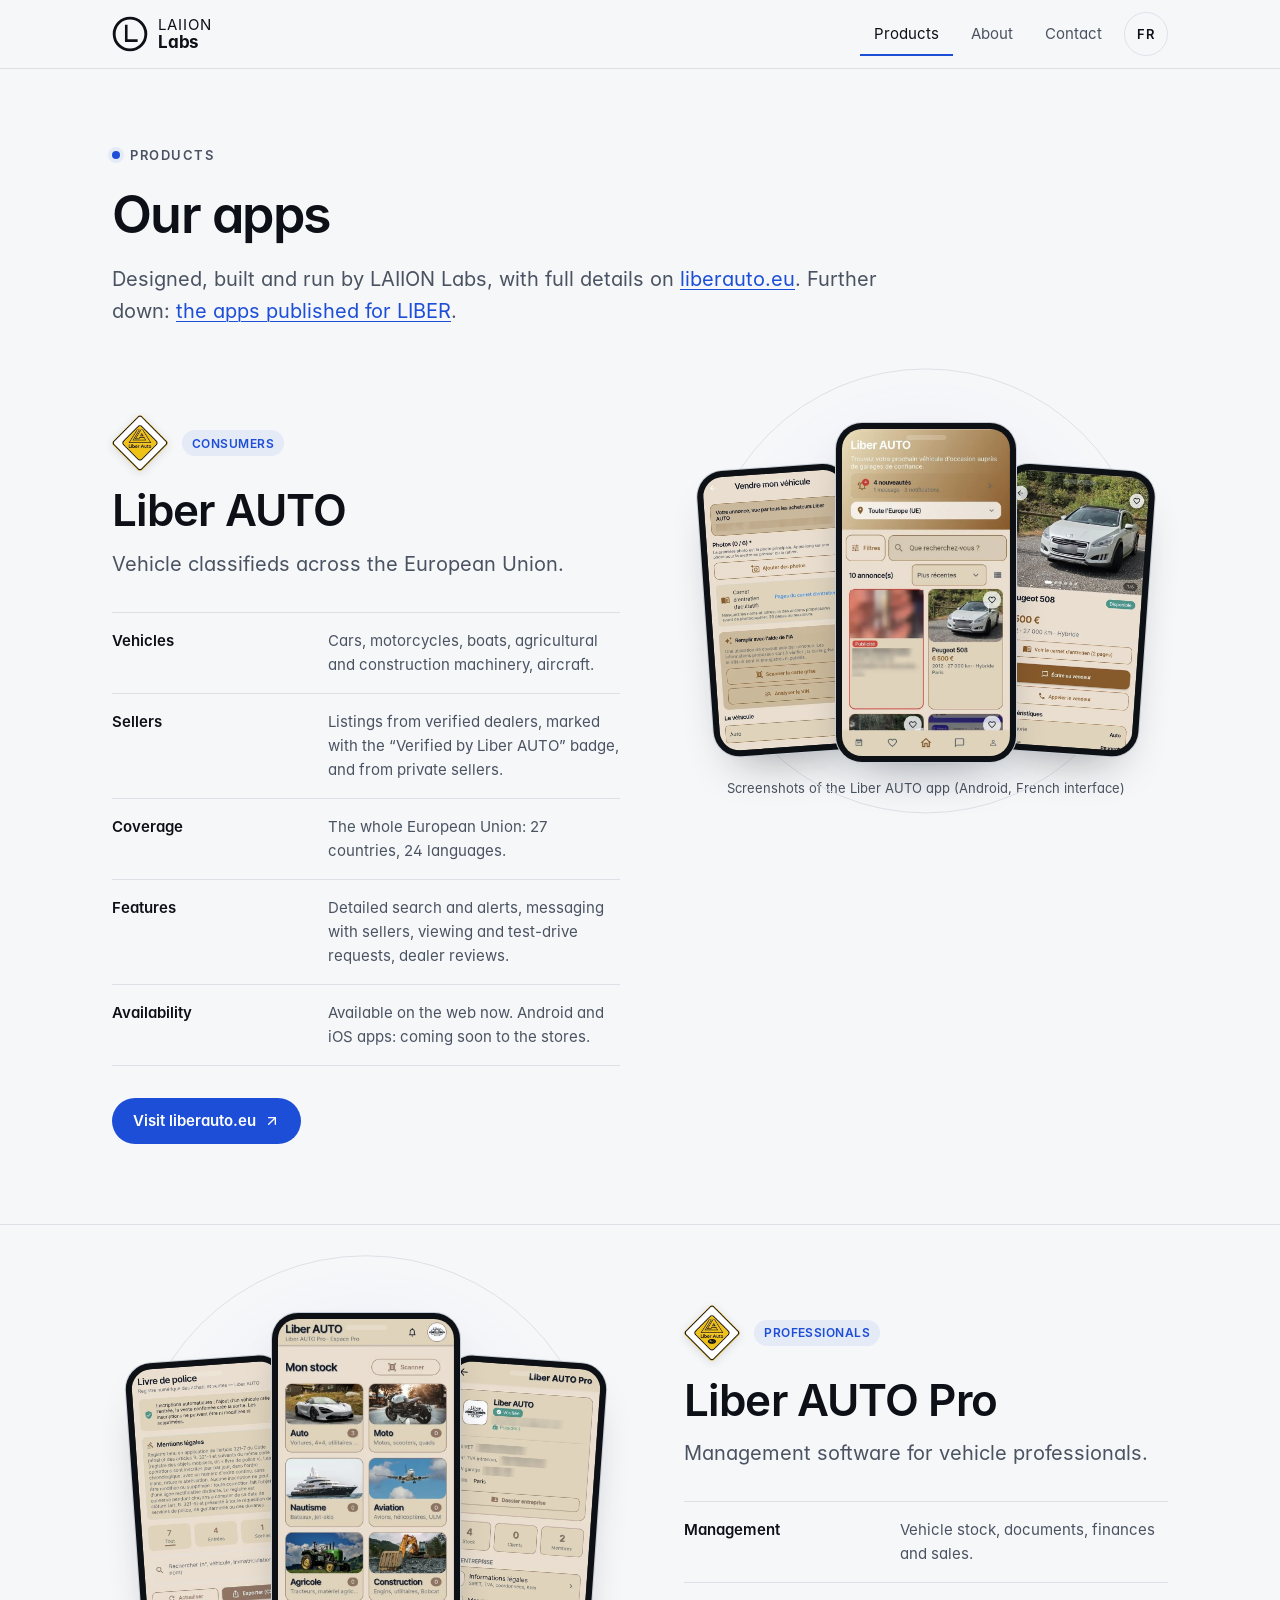
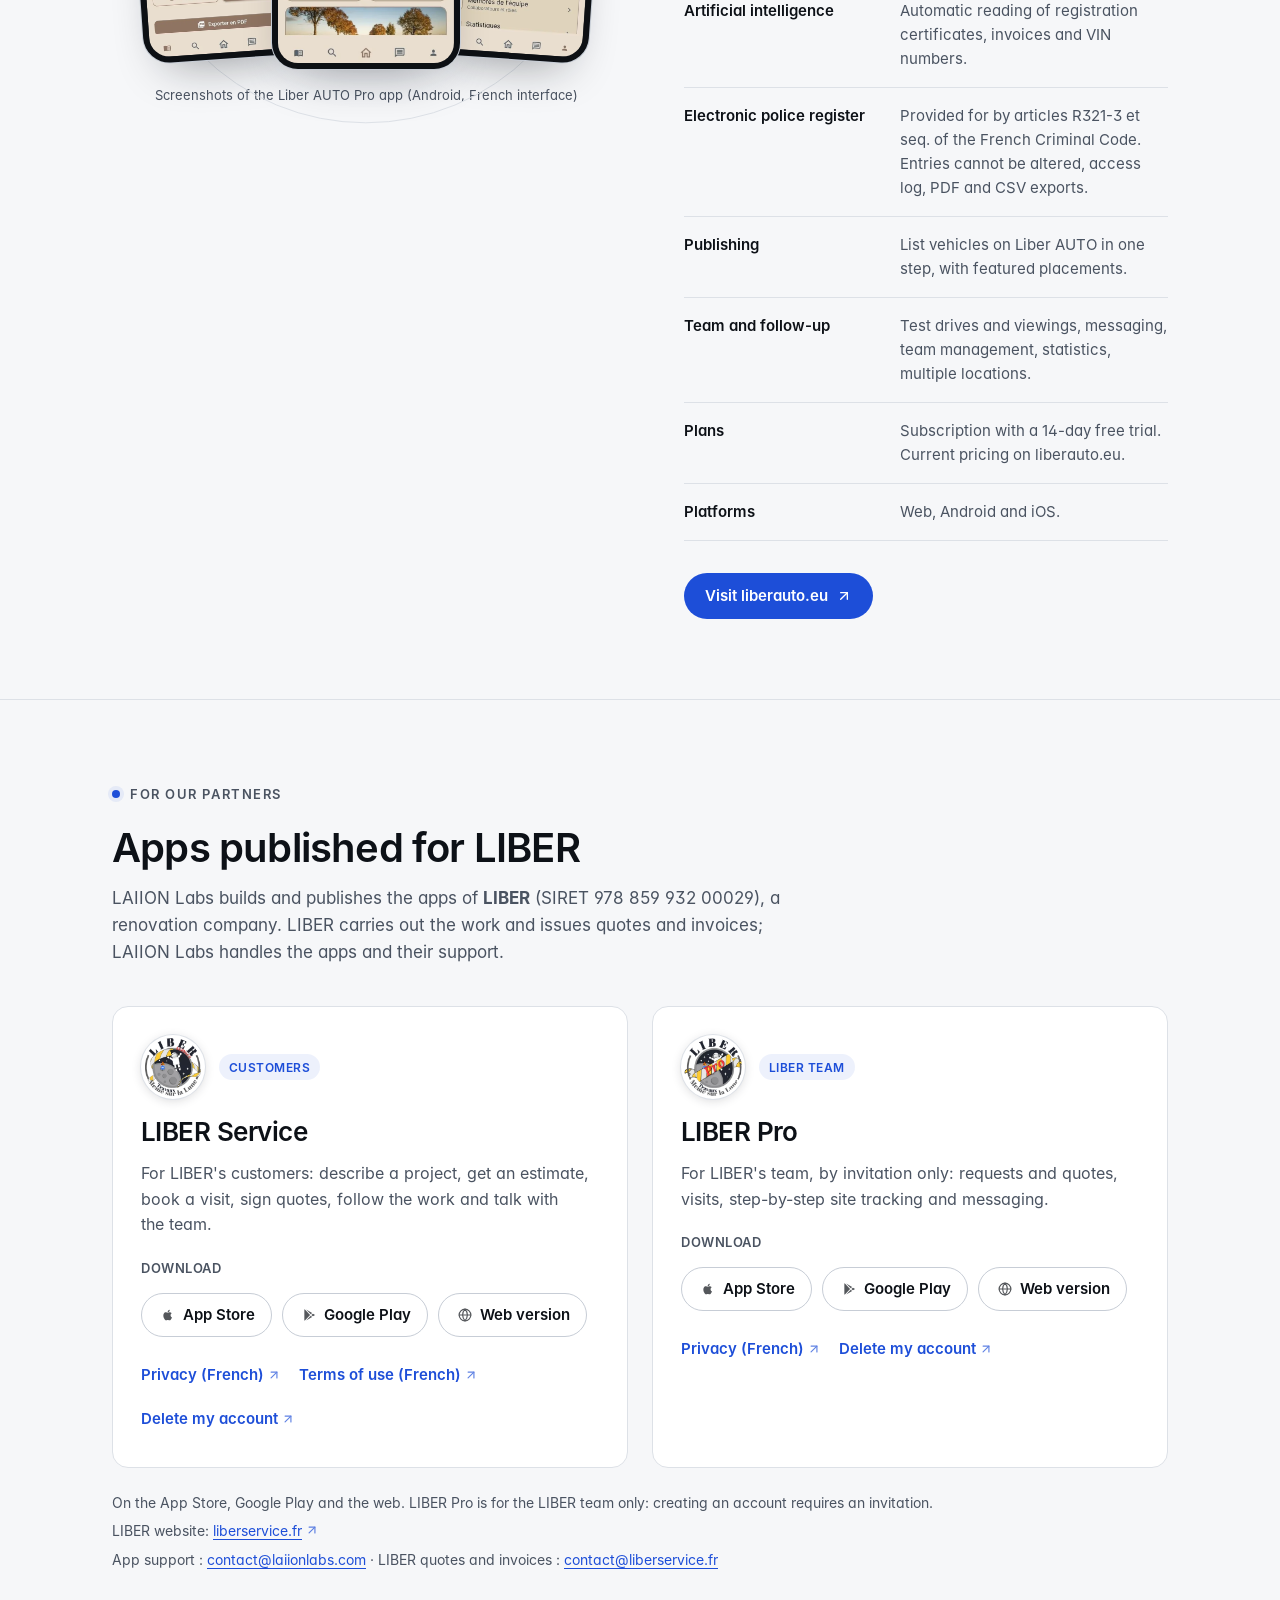
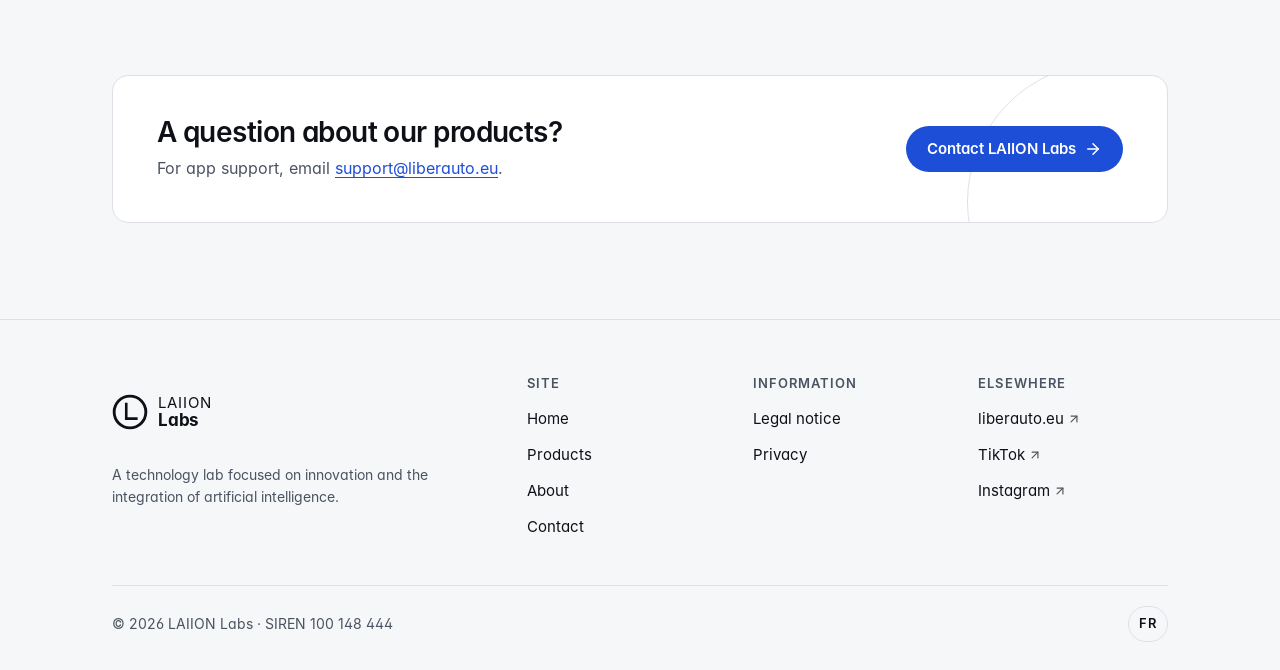
<file: en/products.html>
<!doctype html>
<html lang="en">
<head>
  <meta charset="utf-8">
  <meta name="viewport" content="width=device-width, initial-scale=1">
  <title>Products — LAIION Labs</title>
  <meta name="description" content="Liber AUTO, vehicle classifieds across the EU, Liber AUTO Pro, management software for vehicle professionals, and the LIBER Service and LIBER Pro apps published for LIBER.">
  <link rel="canonical" href="https://laiionlabs.com/en/products.html">
  <link rel="alternate" hreflang="fr" href="https://laiionlabs.com/produits.html">
  <link rel="alternate" hreflang="en" href="https://laiionlabs.com/en/products.html">
  <link rel="alternate" hreflang="x-default" href="https://laiionlabs.com/produits.html">
  <meta name="color-scheme" content="light dark">
  <meta name="theme-color" content="#f6f7f9" media="(prefers-color-scheme: light)">
  <meta name="theme-color" content="#0b0e12" media="(prefers-color-scheme: dark)">
  <meta property="og:type" content="website">
  <meta property="og:site_name" content="LAIION Labs">
  <meta property="og:title" content="Products — LAIION Labs">
  <meta property="og:description" content="Liber AUTO, vehicle classifieds across the EU, Liber AUTO Pro, management software for vehicle professionals, and the LIBER Service and LIBER Pro apps published for LIBER.">
  <meta property="og:url" content="https://laiionlabs.com/en/products.html">
  <meta property="og:image" content="https://laiionlabs.com/assets/img/og-image.png">
  <meta property="og:image:width" content="1200">
  <meta property="og:image:height" content="630">
  <meta property="og:image:alt" content="LAIION Labs">
  <meta property="og:locale" content="en_US">
  <meta property="og:locale:alternate" content="fr_FR">
  <meta name="twitter:card" content="summary_large_image">
  <link rel="icon" href="../assets/img/favicon.svg" type="image/svg+xml">
  <link rel="icon" href="../assets/img/favicon-32.png" sizes="32x32" type="image/png">
  <link rel="apple-touch-icon" href="../assets/img/apple-touch-icon.png">
  <link rel="preload" href="../assets/fonts/inter-400.woff" as="font" type="font/woff" crossorigin>
  <link rel="stylesheet" href="../assets/css/style.css">
  <script type="application/ld+json">{"@context":"https://schema.org","@type":"Organization","name":"LAIION Labs","legalName":"LAIION Labs","url":"https://laiionlabs.com/","logo":"https://laiionlabs.com/assets/img/logo-512.png","email":"contact@laiionlabs.com","telephone":"+33961003296","foundingDate":"2026","address":{"@type":"PostalAddress","streetAddress":"60 rue François 1er","postalCode":"75008","addressLocality":"Paris","addressCountry":"FR"},"identifier":[{"@type":"PropertyValue","propertyID":"SIREN","value":"100148444"},{"@type":"PropertyValue","propertyID":"SIRET","value":"10014844400019"}],"vatID":"FR66100148444","founder":{"@type":"Person","name":"Ion Lai"},"sameAs":["https://liberauto.eu","https://www.tiktok.com/@laiion.labs","https://www.instagram.com/laiion_labs/"]}</script>
</head>
<body>
  <a class="skip" href="#main">Skip to content</a>
  <header class="site-header">
    <div class="container site-header__inner">
      <a class="brand" href="index.html" aria-label="LAIION Labs home">
        <svg class="brand__mark" viewBox="0 0 100 100" width="36" height="36" aria-hidden="true" focusable="false"><circle cx="50" cy="50" r="44" fill="none" stroke="currentColor" stroke-width="8"/><path d="M39.6 24V68.4H71.2" fill="none" stroke="currentColor" stroke-width="7.2"/></svg>
        <span class="brand__text" aria-hidden="true"><span class="brand__top">LAIION</span><span class="brand__bottom">Labs</span></span>
      </a>
      <nav class="nav" aria-label="Main navigation">
        <ul class="nav__list"><li><a href="products.html" aria-current="page">Products</a></li><li><a href="about.html">About</a></li><li><a href="contact.html">Contact</a></li></ul>
        <a class="lang-switch" href="../produits.html" hreflang="fr" lang="fr" data-setlang="fr"><span class="sr-only">Français</span><span aria-hidden="true">FR</span></a>
        <details class="nav__mobile">
          <summary aria-label="Menu"><svg class="icon" viewBox="0 0 24 24" width="20" height="20" fill="none" stroke="currentColor" stroke-width="2" stroke-linecap="round" stroke-linejoin="round" aria-hidden="true" focusable="false"><path d="M4 6h16"/><path d="M4 12h16"/><path d="M4 18h16"/></svg><svg class="icon" viewBox="0 0 24 24" width="20" height="20" fill="none" stroke="currentColor" stroke-width="2" stroke-linecap="round" stroke-linejoin="round" aria-hidden="true" focusable="false"><path d="M18 6 6 18"/><path d="m6 6 12 12"/></svg></summary>
          <div class="nav__panel">
            <ul><li><a href="products.html" aria-current="page">Products</a></li><li><a href="about.html">About</a></li><li><a href="contact.html">Contact</a></li></ul>
          </div>
        </details>
      </nav>
    </div>
  </header>

  <main id="main">

  <section class="page-head">
    <div class="container">
      <p class="eyebrow">Products</p>
      <h1>Our apps</h1>
      <p class="lead">Designed, built and run by LAIION Labs, with full details on <a href="https://liberauto.eu" rel="noopener">liberauto.eu</a>. Further down: <a href="#liber">the apps published for LIBER</a>.</p>
    </div>
  </section>

  <section class="section product" id="liber-auto" aria-labelledby="liber-auto-title">
    <div class="container product__grid">
      <div class="product__text">
        <div class="product__brand"><img class="product-logo" src="../assets/img/logo-liber-auto.webp" alt="Logo Liber AUTO" width="56" height="56"><span class="tag">Consumers</span></div>
        <h2 id="liber-auto-title">Liber AUTO</h2>
        <p class="lead">Vehicle classifieds across the European Union.</p>
        <dl class="specs">
          <div><dt>Vehicles</dt><dd>Cars, motorcycles, boats, agricultural and construction machinery, aircraft.</dd></div>
          <div><dt>Sellers</dt><dd>Listings from verified dealers, marked with the “Verified by Liber AUTO” badge, and from private sellers.</dd></div>
          <div><dt>Coverage</dt><dd>The whole European Union: 27 countries, 24 languages.</dd></div>
          <div><dt>Features</dt><dd>Detailed search and alerts, messaging with sellers, viewing and test-drive requests, dealer reviews.</dd></div>
          <div><dt>Availability</dt><dd>Available on the web now. Android and iOS apps: coming soon to the stores.</dd></div>
        </dl>
        <a class="btn btn--primary" href="https://liberauto.eu" target="_blank" rel="noopener">Visit liberauto.eu<span class="sr-only"> (opens in a new tab)</span><svg class="icon" viewBox="0 0 24 24" width="20" height="20" fill="none" stroke="currentColor" stroke-width="2" stroke-linecap="round" stroke-linejoin="round" aria-hidden="true" focusable="false"><path d="M7 7h10v10"/><path d="M7 17 17 7"/></svg></a>
      </div>
      <figure class="product__media product__media--phones">
        <div class="phones">
          <div class="phone phone--0">
            <picture>
              <source srcset="../assets/img/screens/la-vendre-dark.webp" media="(prefers-color-scheme: dark)">
              <img src="../assets/img/screens/la-vendre-light.webp" alt="Sell my vehicle screen: photos, service book and AI-assisted filling (registration certificate, VIN)" width="540" height="1054" loading="lazy" decoding="async">
            </picture>
          </div>
          <div class="phone phone--1">
            <picture>
              <source srcset="../assets/img/screens/la-accueil-dark.webp" media="(prefers-color-scheme: dark)">
              <img src="../assets/img/screens/la-accueil-light.webp" alt="Home screen: search across Europe, filters and listings (advert and plate blurred)" width="540" height="1054" loading="lazy" decoding="async">
            </picture>
          </div>
          <div class="phone phone--2">
            <picture>
              <source srcset="../assets/img/screens/la-annonce-dark.webp" media="(prefers-color-scheme: dark)">
              <img src="../assets/img/screens/la-annonce-light.webp" alt="Listing screen: photos, price, service book, message or call the seller (plate blurred)" width="540" height="1054" loading="lazy" decoding="async">
            </picture>
          </div>
        </div>
        <figcaption>Screenshots of the Liber AUTO app (Android, French interface)</figcaption>
      </figure>
    </div>
  </section>
  <section class="section product product--alt" id="liber-auto-pro" aria-labelledby="liber-auto-pro-title">
    <div class="container product__grid">
      <div class="product__text">
        <div class="product__brand"><img class="product-logo" src="../assets/img/logo-liber-auto-pro.webp" alt="Logo Liber AUTO Pro" width="56" height="56"><span class="tag">Professionals</span></div>
        <h2 id="liber-auto-pro-title">Liber AUTO Pro</h2>
        <p class="lead">Management software for vehicle professionals.</p>
        <dl class="specs">
          <div><dt>Management</dt><dd>Vehicle stock, documents, finances and sales.</dd></div>
          <div><dt>Artificial intelligence</dt><dd>Automatic reading of registration certificates, invoices and VIN numbers.</dd></div>
          <div><dt>Electronic police register</dt><dd>Provided for by articles R321-3 et seq. of the French Criminal Code. Entries cannot be altered, access log, PDF and CSV exports.</dd></div>
          <div><dt>Publishing</dt><dd>List vehicles on Liber AUTO in one step, with featured placements.</dd></div>
          <div><dt>Team and follow-up</dt><dd>Test drives and viewings, messaging, team management, statistics, multiple locations.</dd></div>
          <div><dt>Plans</dt><dd>Subscription with a 14-day free trial. Current pricing on liberauto.eu.</dd></div>
          <div><dt>Platforms</dt><dd>Web, Android and iOS.</dd></div>
        </dl>
        <a class="btn btn--primary" href="https://liberauto.eu" target="_blank" rel="noopener">Visit liberauto.eu<span class="sr-only"> (opens in a new tab)</span><svg class="icon" viewBox="0 0 24 24" width="20" height="20" fill="none" stroke="currentColor" stroke-width="2" stroke-linecap="round" stroke-linejoin="round" aria-hidden="true" focusable="false"><path d="M7 7h10v10"/><path d="M7 17 17 7"/></svg></a>
      </div>
      <figure class="product__media product__media--phones">
        <div class="phones">
          <div class="phone phone--0">
            <picture>
              <source srcset="../assets/img/screens/pro-police-dark.webp" media="(prefers-color-scheme: dark)">
              <img src="../assets/img/screens/pro-police-light.webp" alt="Police register screen: automatic, unalterable entries, CSV and PDF exports" width="540" height="1054" loading="lazy" decoding="async">
            </picture>
          </div>
          <div class="phone phone--1">
            <picture>
              <source srcset="../assets/img/screens/pro-stock-dark.webp" media="(prefers-color-scheme: dark)">
              <img src="../assets/img/screens/pro-stock-light.webp" alt="My stock screen: vehicles sorted by category, Scan button" width="540" height="1054" loading="lazy" decoding="async">
            </picture>
          </div>
          <div class="phone phone--2">
            <picture>
              <source srcset="../assets/img/screens/pro-entreprise-dark.webp" media="(prefers-color-scheme: dark)">
              <img src="../assets/img/screens/pro-entreprise-light.webp" alt="Company screen: verified dealer, legal information and team (identifiers blurred)" width="540" height="1054" loading="lazy" decoding="async">
            </picture>
          </div>
        </div>
        <figcaption>Screenshots of the Liber AUTO Pro app (Android, French interface)</figcaption>
      </figure>
    </div>
  </section>

  <section class="section partners" id="liber" aria-labelledby="liber-title">
    <div class="container">
      <div class="section__head">
        <p class="eyebrow">For our partners</p>
        <h2 id="liber-title">Apps published for LIBER</h2>
        <p class="muted">LAIION Labs builds and publishes the apps of <strong>LIBER</strong> (SIRET 978 859 932 00029), a renovation company. LIBER carries out the work and issues quotes and invoices; LAIION Labs handles the apps and their support.</p>
      </div>
      <div class="grid grid--2">
        <article class="card partner-card">
          <div class="product-card__top"><img class="product-logo" src="../assets/img/logo-liber-service.webp" alt="Logo LIBER Service" width="64" height="64"><span class="tag">Customers</span></div>
          <h3 class="product-card__name">LIBER Service</h3>
          <p class="muted">For LIBER's customers: describe a project, get an estimate, book a visit, sign quotes, follow the work and talk with the team.</p>
          <p class="store-label">Download</p>
          <ul class="store-links"><li><a class="store-btn" href="https://apps.apple.com/app/liber-service/id6831412329" target="_blank" rel="noopener"><svg class="icon" viewBox="0 0 24 24" width="18" height="18" fill="currentColor" aria-hidden="true" focusable="false"><path d="M16.37 12.6c-.02-2.3 1.88-3.4 1.96-3.46-1.07-1.56-2.73-1.78-3.32-1.8-1.41-.14-2.76.83-3.48.83-.72 0-1.82-.81-3-.79-1.54.02-2.96.9-3.76 2.28-1.6 2.78-.41 6.9 1.15 9.16.76 1.1 1.67 2.34 2.86 2.3 1.15-.05 1.58-.74 2.97-.74 1.39 0 1.78.74 2.99.72 1.23-.02 2.01-1.12 2.77-2.23.87-1.28 1.23-2.52 1.25-2.58-.03-.01-2.38-.91-2.39-3.69zM14.1 5.85c.63-.77 1.06-1.83.94-2.9-.91.04-2.02.61-2.67 1.37-.58.67-1.1 1.76-.96 2.8 1.02.08 2.06-.52 2.69-1.27z"/></svg><span>App Store</span><span class="sr-only"> — LIBER Service (opens in a new tab)</span></a></li><li><a class="store-btn" href="https://play.google.com/store/apps/details?id=fr.liberservice.app" target="_blank" rel="noopener"><svg class="icon" viewBox="0 0 24 24" width="18" height="18" fill="currentColor" aria-hidden="true" focusable="false"><path d="M4.6 2.3 13.9 12l-9.3 9.7c-.37-.2-.6-.6-.6-1.07V3.37c0-.47.23-.87.6-1.07zm10.4 10.84 2.37 2.47-10.3 5.9 7.93-8.37zm3.71-3.46 2.62 1.5c.75.43.75 1.21 0 1.64l-2.68 1.53L15.95 12l2.76-2.32zM7.07 2.49l10.3 5.9L15 10.86 7.07 2.49z"/></svg><span>Google Play</span><span class="sr-only"> — LIBER Service (opens in a new tab)</span></a></li><li><a class="store-btn" href="https://app.liberservice.fr" target="_blank" rel="noopener"><svg class="icon" viewBox="0 0 24 24" width="18" height="18" fill="none" stroke="currentColor" stroke-width="2" stroke-linecap="round" stroke-linejoin="round" aria-hidden="true" focusable="false"><circle cx="12" cy="12" r="10"/><path d="M12 2a14.5 14.5 0 0 0 0 20 14.5 14.5 0 0 0 0-20"/><path d="M2 12h20"/></svg><span>Web version</span><span class="sr-only"> — LIBER Service (opens in a new tab)</span></a></li></ul>
          <ul class="partner-links"><li><a href="https://liber-6e794.web.app/confidentialite" target="_blank" rel="noopener">Privacy (French)<span class="sr-only"> (opens in a new tab)</span><svg class="icon" viewBox="0 0 24 24" width="20" height="20" fill="none" stroke="currentColor" stroke-width="2" stroke-linecap="round" stroke-linejoin="round" aria-hidden="true" focusable="false"><path d="M7 7h10v10"/><path d="M7 17 17 7"/></svg></a></li><li><a href="https://liber-6e794.web.app/conditions" target="_blank" rel="noopener">Terms of use (French)<span class="sr-only"> (opens in a new tab)</span><svg class="icon" viewBox="0 0 24 24" width="20" height="20" fill="none" stroke="currentColor" stroke-width="2" stroke-linecap="round" stroke-linejoin="round" aria-hidden="true" focusable="false"><path d="M7 7h10v10"/><path d="M7 17 17 7"/></svg></a></li><li><a href="https://liber-6e794.web.app/supprimer-compte" target="_blank" rel="noopener">Delete my account<span class="sr-only"> (opens in a new tab)</span><svg class="icon" viewBox="0 0 24 24" width="20" height="20" fill="none" stroke="currentColor" stroke-width="2" stroke-linecap="round" stroke-linejoin="round" aria-hidden="true" focusable="false"><path d="M7 7h10v10"/><path d="M7 17 17 7"/></svg></a></li></ul>
        </article>
        <article class="card partner-card">
          <div class="product-card__top"><img class="product-logo" src="../assets/img/logo-liber-pro.webp" alt="Logo LIBER Pro" width="64" height="64"><span class="tag">LIBER team</span></div>
          <h3 class="product-card__name">LIBER Pro</h3>
          <p class="muted">For LIBER's team, by invitation only: requests and quotes, visits, step-by-step site tracking and messaging.</p>
          <p class="store-label">Download</p>
          <ul class="store-links"><li><a class="store-btn" href="https://apps.apple.com/app/liber-pro/id6831415757" target="_blank" rel="noopener"><svg class="icon" viewBox="0 0 24 24" width="18" height="18" fill="currentColor" aria-hidden="true" focusable="false"><path d="M16.37 12.6c-.02-2.3 1.88-3.4 1.96-3.46-1.07-1.56-2.73-1.78-3.32-1.8-1.41-.14-2.76.83-3.48.83-.72 0-1.82-.81-3-.79-1.54.02-2.96.9-3.76 2.28-1.6 2.78-.41 6.9 1.15 9.16.76 1.1 1.67 2.34 2.86 2.3 1.15-.05 1.58-.74 2.97-.74 1.39 0 1.78.74 2.99.72 1.23-.02 2.01-1.12 2.77-2.23.87-1.28 1.23-2.52 1.25-2.58-.03-.01-2.38-.91-2.39-3.69zM14.1 5.85c.63-.77 1.06-1.83.94-2.9-.91.04-2.02.61-2.67 1.37-.58.67-1.1 1.76-.96 2.8 1.02.08 2.06-.52 2.69-1.27z"/></svg><span>App Store</span><span class="sr-only"> — LIBER Pro (opens in a new tab)</span></a></li><li><a class="store-btn" href="https://play.google.com/store/apps/details?id=fr.liberservice.pro" target="_blank" rel="noopener"><svg class="icon" viewBox="0 0 24 24" width="18" height="18" fill="currentColor" aria-hidden="true" focusable="false"><path d="M4.6 2.3 13.9 12l-9.3 9.7c-.37-.2-.6-.6-.6-1.07V3.37c0-.47.23-.87.6-1.07zm10.4 10.84 2.37 2.47-10.3 5.9 7.93-8.37zm3.71-3.46 2.62 1.5c.75.43.75 1.21 0 1.64l-2.68 1.53L15.95 12l2.76-2.32zM7.07 2.49l10.3 5.9L15 10.86 7.07 2.49z"/></svg><span>Google Play</span><span class="sr-only"> — LIBER Pro (opens in a new tab)</span></a></li><li><a class="store-btn" href="https://pro.liberservice.fr" target="_blank" rel="noopener"><svg class="icon" viewBox="0 0 24 24" width="18" height="18" fill="none" stroke="currentColor" stroke-width="2" stroke-linecap="round" stroke-linejoin="round" aria-hidden="true" focusable="false"><circle cx="12" cy="12" r="10"/><path d="M12 2a14.5 14.5 0 0 0 0 20 14.5 14.5 0 0 0 0-20"/><path d="M2 12h20"/></svg><span>Web version</span><span class="sr-only"> — LIBER Pro (opens in a new tab)</span></a></li></ul>
          <ul class="partner-links"><li><a href="https://liber-6e794.web.app/pro-confidentialite" target="_blank" rel="noopener">Privacy (French)<span class="sr-only"> (opens in a new tab)</span><svg class="icon" viewBox="0 0 24 24" width="20" height="20" fill="none" stroke="currentColor" stroke-width="2" stroke-linecap="round" stroke-linejoin="round" aria-hidden="true" focusable="false"><path d="M7 7h10v10"/><path d="M7 17 17 7"/></svg></a></li><li><a href="https://liber-6e794.web.app/supprimer-compte" target="_blank" rel="noopener">Delete my account<span class="sr-only"> (opens in a new tab)</span><svg class="icon" viewBox="0 0 24 24" width="20" height="20" fill="none" stroke="currentColor" stroke-width="2" stroke-linecap="round" stroke-linejoin="round" aria-hidden="true" focusable="false"><path d="M7 7h10v10"/><path d="M7 17 17 7"/></svg></a></li></ul>
        </article>
      </div>
      <div class="partner-notes">
        <p class="muted small">On the App Store, Google Play and the web. LIBER Pro is for the LIBER team only: creating an account requires an invitation.</p>
        <p class="muted small">LIBER website: <a href="https://liberservice.fr" target="_blank" rel="noopener">liberservice.fr<span class="sr-only"> (opens in a new tab)</span><svg class="icon" viewBox="0 0 24 24" width="20" height="20" fill="none" stroke="currentColor" stroke-width="2" stroke-linecap="round" stroke-linejoin="round" aria-hidden="true" focusable="false"><path d="M7 7h10v10"/><path d="M7 17 17 7"/></svg></a></p>
        <p class="muted small">App support&nbsp;: <a href="mailto:contact@laiionlabs.com">contact@laiionlabs.com</a> · LIBER quotes and invoices&nbsp;: <a href="mailto:contact@liberservice.fr">contact@liberservice.fr</a></p>
      </div>
    </div>
  </section>

  <section class="section section--tight">
    <div class="container">
      <div class="cta">
        <div>
          <h2 class="cta__title">A question about our products?</h2>
          <p class="muted">For app support, email <a href="mailto:support@liberauto.eu">support@liberauto.eu</a>.</p>
        </div>
        <a class="btn btn--primary" href="contact.html">Contact LAIION Labs <svg class="icon" viewBox="0 0 24 24" width="20" height="20" fill="none" stroke="currentColor" stroke-width="2" stroke-linecap="round" stroke-linejoin="round" aria-hidden="true" focusable="false"><path d="M5 12h14"/><path d="m12 5 7 7-7 7"/></svg></a>
      </div>
    </div>
  </section>
  </main>

  <footer class="site-footer">
    <div class="container">
      <div class="site-footer__grid">
        <div class="site-footer__brand">
          <a class="brand" href="index.html" aria-label="LAIION Labs home">
            <svg class="brand__mark" viewBox="0 0 100 100" width="36" height="36" aria-hidden="true" focusable="false"><circle cx="50" cy="50" r="44" fill="none" stroke="currentColor" stroke-width="8"/><path d="M39.6 24V68.4H71.2" fill="none" stroke="currentColor" stroke-width="7.2"/></svg>
            <span class="brand__text" aria-hidden="true"><span class="brand__top">LAIION</span><span class="brand__bottom">Labs</span></span>
          </a>
          <p class="muted small">A technology lab focused on innovation and the integration of artificial intelligence.</p>
        </div>
        <div>
          <h2 class="site-footer__title">Site</h2>
          <ul>
            <li><a href="index.html">Home</a></li>
            <li><a href="products.html">Products</a></li>
            <li><a href="about.html">About</a></li>
            <li><a href="contact.html">Contact</a></li>
          </ul>
        </div>
        <div>
          <h2 class="site-footer__title">Information</h2>
          <ul>
            <li><a href="legal-notice.html">Legal notice</a></li>
            <li><a href="privacy.html">Privacy</a></li>
          </ul>
        </div>
        <div>
          <h2 class="site-footer__title">Elsewhere</h2>
          <ul>
            <li><a href="https://liberauto.eu" target="_blank" rel="noopener">liberauto.eu<span class="sr-only"> (opens in a new tab)</span><svg class="icon" viewBox="0 0 24 24" width="20" height="20" fill="none" stroke="currentColor" stroke-width="2" stroke-linecap="round" stroke-linejoin="round" aria-hidden="true" focusable="false"><path d="M7 7h10v10"/><path d="M7 17 17 7"/></svg></a></li>
            <li><a href="https://www.tiktok.com/@laiion.labs" target="_blank" rel="noopener">TikTok<span class="sr-only"> (opens in a new tab)</span><svg class="icon" viewBox="0 0 24 24" width="20" height="20" fill="none" stroke="currentColor" stroke-width="2" stroke-linecap="round" stroke-linejoin="round" aria-hidden="true" focusable="false"><path d="M7 7h10v10"/><path d="M7 17 17 7"/></svg></a></li>
            <li><a href="https://www.instagram.com/laiion_labs/" target="_blank" rel="noopener">Instagram<span class="sr-only"> (opens in a new tab)</span><svg class="icon" viewBox="0 0 24 24" width="20" height="20" fill="none" stroke="currentColor" stroke-width="2" stroke-linecap="round" stroke-linejoin="round" aria-hidden="true" focusable="false"><path d="M7 7h10v10"/><path d="M7 17 17 7"/></svg></a></li>
          </ul>
        </div>
      </div>
      <div class="site-footer__bottom">
        <p class="small">© 2026 LAIION Labs · SIREN 100 148 444</p>
        <a class="lang-switch lang-switch--footer" href="../produits.html" hreflang="fr" lang="fr" data-setlang="fr"><span class="sr-only">Français</span><span aria-hidden="true">FR</span></a>
      </div>
    </div>
  </footer>
  <script>document.querySelectorAll("[data-setlang]").forEach(function(a){a.addEventListener("click",function(){try{localStorage.setItem("lang",a.getAttribute("data-setlang"))}catch(e){}})});</script>
</body>
</html>
</file>
<file: assets/css/style.css>
/* =====================================================================
   LAIION Labs — feuille de style
   Couleurs : modifiez les variables ci-dessous (mode clair puis sombre).
   ===================================================================== */

@font-face { font-family: "Inter"; font-style: normal; font-weight: 300; font-display: swap; src: url("../fonts/inter-300.woff") format("woff"); }
@font-face { font-family: "Inter"; font-style: normal; font-weight: 400; font-display: swap; src: url("../fonts/inter-400.woff") format("woff"); }
@font-face { font-family: "Inter"; font-style: normal; font-weight: 600; font-display: swap; src: url("../fonts/inter-600.woff") format("woff"); }
@font-face { font-family: "Inter"; font-style: normal; font-weight: 700; font-display: swap; src: url("../fonts/inter-700.woff") format("woff"); }

:root {
  --bg: #f6f7f9;
  --bg-alt: #eef0f3;
  --surface: #ffffff;
  --text: #0d1117;
  --muted: #4a5361;
  --border: #dde1e7;
  --border-strong: #c7cdd6;
  --accent: #1d4ed8;
  --accent-hover: #1e40af;
  --on-accent: #ffffff;
  --accent-soft: rgba(29, 78, 216, 0.08);
  --sk: #e3e7ec;
  --sk-soft: #eef1f4;
  --grid-line: rgba(13, 17, 23, 0.05);
  --shadow: 0 1px 2px rgba(13, 17, 23, 0.04), 0 8px 24px -12px rgba(13, 17, 23, 0.12);

  --radius: 16px;
  --radius-sm: 10px;
  --header-h: 68px;
  --ease: cubic-bezier(0.2, 0, 0, 1);
  color-scheme: light;
}

@media (prefers-color-scheme: dark) {
  :root {
    --bg: #0b0e12;
    --bg-alt: #0f1318;
    --surface: #12171d;
    --text: #e8ebef;
    --muted: #9ba5b3;
    --border: #222a33;
    --border-strong: #303a46;
    --accent: #7aa2ff;
    --accent-hover: #9cbaff;
    --on-accent: #0b0e12;
    --accent-soft: rgba(122, 162, 255, 0.1);
    --sk: #1f2730;
    --sk-soft: #182028;
    --grid-line: rgba(232, 235, 239, 0.045);
    --shadow: 0 1px 2px rgba(0, 0, 0, 0.3), 0 12px 32px -16px rgba(0, 0, 0, 0.6);
    color-scheme: dark;
  }
}

/* ---------------------------------------------------------------- base */
*, *::before, *::after { box-sizing: border-box; }
html { -webkit-text-size-adjust: 100%; scroll-padding-top: calc(var(--header-h) + 16px); }
body {
  margin: 0;
  background: var(--bg);
  color: var(--text);
  font-family: "Inter", ui-sans-serif, system-ui, -apple-system, "Segoe UI", Roboto, sans-serif;
  font-size: 1rem;
  line-height: 1.6;
  font-feature-settings: "cv11", "ss01";
  -webkit-font-smoothing: antialiased;
  -moz-osx-font-smoothing: grayscale;
  overflow-x: hidden;
}
img, svg { display: block; max-width: 100%; }
h1, h2, h3 { margin: 0; line-height: 1.15; letter-spacing: -0.02em; font-weight: 600; text-wrap: balance; }
p { margin: 0; text-wrap: pretty; }
a { color: var(--accent); text-decoration-thickness: 1px; text-underline-offset: 3px; }
a:hover { color: var(--accent-hover); }
:focus-visible { outline: 2px solid var(--accent); outline-offset: 3px; border-radius: 6px; }
address { font-style: normal; }
.muted { color: var(--muted); }
.small { font-size: 0.875rem; }
.sr-only { position: absolute; width: 1px; height: 1px; padding: 0; margin: -1px; overflow: hidden; clip: rect(0 0 0 0); white-space: nowrap; border: 0; }
.icon { flex: none; }

.skip {
  position: absolute; left: 16px; top: -100px; z-index: 100;
  background: var(--accent); color: var(--on-accent); padding: 10px 16px; border-radius: var(--radius-sm); font-weight: 600; text-decoration: none;
}
.skip:focus { top: 12px; color: var(--on-accent); }

.container { width: 100%; max-width: 1120px; margin-inline: auto; padding-inline: 16px; }
@media (min-width: 768px) { .container { padding-inline: 32px; } }

/* ---------------------------------------------------------------- marque */
.brand { display: inline-flex; align-items: center; gap: 10px; color: var(--text); text-decoration: none; }
.brand:hover { color: var(--text); }
.brand__mark { width: 36px; height: 36px; }
.brand__text { display: flex; flex-direction: column; line-height: 1; }
.brand__top { font-weight: 400; font-size: 15px; letter-spacing: 0.07em; }
.brand__bottom { font-weight: 700; font-size: 17px; letter-spacing: -0.01em; margin-top: 2px; }

/* ---------------------------------------------------------------- en-tête */
.site-header {
  position: sticky; top: 0; z-index: 50;
  background: color-mix(in srgb, var(--bg) 82%, transparent);
  backdrop-filter: saturate(160%) blur(12px);
  -webkit-backdrop-filter: saturate(160%) blur(12px);
  border-bottom: 1px solid var(--border);
}
.site-header__inner { display: flex; align-items: center; justify-content: space-between; height: var(--header-h); gap: 16px; }
.nav { display: flex; align-items: center; gap: 8px; }
.nav__list { display: none; list-style: none; margin: 0; padding: 0; gap: 4px; }
.nav__list a, .nav__panel a {
  display: inline-flex; align-items: center; min-height: 44px; padding: 0 14px;
  color: var(--muted); text-decoration: none; font-weight: 500; font-size: 0.9375rem; border-radius: var(--radius-sm);
  transition: color 0.18s var(--ease), background-color 0.18s var(--ease);
}
.nav__list a:hover, .nav__panel a:hover { color: var(--text); background: var(--bg-alt); }
.nav__list a[aria-current="page"], .nav__panel a[aria-current="page"] { color: var(--text); }
.nav__list a[aria-current="page"] { box-shadow: inset 0 -2px 0 var(--accent); border-radius: 0; }

.lang-switch {
  display: inline-flex; align-items: center; justify-content: center; min-width: 44px; min-height: 44px; padding: 0 10px;
  border: 1px solid var(--border); border-radius: 999px; color: var(--text); text-decoration: none;
  font-size: 0.8125rem; font-weight: 600; letter-spacing: 0.06em;
  transition: border-color 0.18s var(--ease), background-color 0.18s var(--ease);
}
.lang-switch:hover { color: var(--text); border-color: var(--border-strong); background: var(--surface); }
.lang-switch--footer { min-height: 36px; min-width: 40px; }

.nav__mobile { position: relative; }
.nav__mobile summary {
  list-style: none; display: inline-flex; align-items: center; justify-content: center;
  width: 44px; height: 44px; border-radius: var(--radius-sm); color: var(--text); cursor: pointer; border: 1px solid var(--border);
}
.nav__mobile summary::-webkit-details-marker { display: none; }
.nav__mobile summary .icon:last-child { display: none; }
.nav__mobile[open] summary .icon:first-child { display: none; }
.nav__mobile[open] summary .icon:last-child { display: block; }
.nav__panel {
  position: absolute; right: 0; top: calc(100% + 10px); min-width: 220px;
  background: var(--surface); border: 1px solid var(--border); border-radius: var(--radius); box-shadow: var(--shadow); padding: 8px;
}
.nav__panel ul { list-style: none; margin: 0; padding: 0; }
.nav__panel a { display: flex; width: 100%; color: var(--text); }

@media (min-width: 760px) {
  .nav__list { display: flex; }
  .nav__mobile { display: none; }
}

/* ---------------------------------------------------------------- boutons */
.actions { display: flex; flex-wrap: wrap; gap: 12px; margin-top: 32px; }
.btn {
  display: inline-flex; align-items: center; justify-content: center; gap: 8px;
  min-height: 46px; padding: 0 20px; border-radius: 999px; border: 1px solid transparent;
  font: inherit; font-weight: 600; font-size: 0.9375rem; text-decoration: none; cursor: pointer;
  transition: background-color 0.18s var(--ease), border-color 0.18s var(--ease), transform 0.18s var(--ease);
}
.btn .icon { width: 18px; height: 18px; transition: transform 0.18s var(--ease); }
.btn:hover .icon { transform: translateX(2px); }
.btn--primary { background: var(--accent); color: var(--on-accent); }
.btn--primary:hover { background: var(--accent-hover); color: var(--on-accent); }
.btn--ghost { background: transparent; color: var(--text); border-color: var(--border-strong); }
.btn--ghost:hover { background: var(--surface); color: var(--text); }
.btn:active { transform: translateY(1px); }

.link-arrow { display: inline-flex; align-items: center; gap: 6px; min-height: 44px; font-weight: 600; font-size: 0.9375rem; text-decoration: none; }
.link-arrow .icon { width: 18px; height: 18px; transition: transform 0.18s var(--ease); }
.link-arrow:hover .icon { transform: translateX(3px); }
a[target="_blank"] > .icon { display: inline-block; width: 14px; height: 14px; margin-left: 3px; vertical-align: -1px; opacity: 0.7; }
.btn[target="_blank"] > .icon { width: 16px; height: 16px; margin-left: 0; opacity: 1; }

/* ---------------------------------------------------------------- héros et en-têtes */
.eyebrow {
  display: inline-flex; align-items: center; gap: 10px; margin-bottom: 20px;
  color: var(--muted); font-size: 0.8125rem; font-weight: 600; letter-spacing: 0.12em; text-transform: uppercase;
}
.eyebrow::before { content: ""; width: 8px; height: 8px; border-radius: 50%; background: var(--accent); box-shadow: 0 0 0 4px var(--accent-soft); }

.hero { position: relative; padding: 88px 0 96px; overflow: hidden; isolation: isolate; }
.hero::before {
  content: ""; position: absolute; inset: 0; z-index: -1;
  background-image: linear-gradient(var(--grid-line) 1px, transparent 1px), linear-gradient(90deg, var(--grid-line) 1px, transparent 1px);
  background-size: 48px 48px;
  -webkit-mask-image: radial-gradient(ellipse 70% 70% at 70% 30%, #000 20%, transparent 75%);
  mask-image: radial-gradient(ellipse 70% 70% at 70% 30%, #000 20%, transparent 75%);
}
.hero::after {
  content: ""; position: absolute; z-index: -1; right: -140px; top: -120px; width: 520px; height: 520px; border-radius: 50%;
  border: 1px solid var(--border); box-shadow: inset 0 0 0 64px transparent, 0 0 0 64px transparent;
  background: radial-gradient(circle, var(--accent-soft), transparent 65%);
}
.hero__title { font-size: clamp(2.25rem, 1.4rem + 3.8vw, 4rem); font-weight: 650; letter-spacing: -0.035em; max-width: 17ch; }
.hero__lead { margin-top: 24px; }
.lead { font-size: clamp(1.0625rem, 1rem + 0.35vw, 1.25rem); color: var(--muted); max-width: 62ch; line-height: 1.6; }

.page-head { padding: 72px 0 8px; }
.page-head h1 { font-size: clamp(2rem, 1.4rem + 2.6vw, 3.25rem); letter-spacing: -0.03em; max-width: 20ch; }
.page-head .lead, .page-head > .container > .muted { margin-top: 18px; }

/* ---------------------------------------------------------------- sections */
.section { padding: 80px 0; }
.section--first { padding-top: 48px; }
.section--tight { padding: 24px 0 96px; }
.section--muted { background: var(--bg-alt); border-block: 1px solid var(--border); }
.section__head { max-width: 680px; margin-bottom: 40px; }
.section__head h2 { font-size: clamp(1.75rem, 1.3rem + 1.6vw, 2.5rem); }
.section__head .muted { margin-top: 14px; font-size: 1.0625rem; }

.grid { display: grid; gap: 20px; }
@media (min-width: 820px) { .grid--2 { grid-template-columns: repeat(2, 1fr); gap: 24px; } }
@media (min-width: 700px) { .grid--3 { grid-template-columns: repeat(3, 1fr); } }
@media (min-width: 600px) { .grid--4 { grid-template-columns: repeat(2, 1fr); } }
@media (min-width: 1000px) { .grid--4 { grid-template-columns: repeat(4, 1fr); gap: 24px; } }

.card { background: var(--surface); border: 1px solid var(--border); border-radius: var(--radius); padding: 28px; }

/* cartes produits */
.product-card { display: flex; flex-direction: column; gap: 20px; transition: border-color 0.2s var(--ease), box-shadow 0.2s var(--ease); }
.product-card:hover { border-color: var(--border-strong); box-shadow: var(--shadow); }
.product-card__name { font-size: 1.625rem; margin-top: 14px; }
.product-card__tagline { margin-top: 6px; font-weight: 500; }
.product-card__actions { margin-top: auto; display: flex; flex-wrap: wrap; align-items: center; gap: 8px 20px; padding-top: 8px; }
.tag {
  display: inline-flex; align-items: center; min-height: 26px; padding: 0 10px; border-radius: 999px;
  background: var(--accent-soft); color: var(--accent); font-size: 0.75rem; font-weight: 600; letter-spacing: 0.04em; text-transform: uppercase;
}
.checks { list-style: none; margin: 0; padding: 0; display: grid; gap: 10px; }
.checks li { display: flex; gap: 10px; align-items: flex-start; font-size: 0.9375rem; }
.checks .icon { width: 18px; height: 18px; color: var(--accent); margin-top: 3px; }

/* approche */
.feature h3 { font-size: 1.0625rem; margin: 18px 0 8px; letter-spacing: -0.01em; }
.feature p { font-size: 0.9375rem; }
.feature__icon {
  display: inline-flex; align-items: center; justify-content: center; width: 44px; height: 44px; border-radius: 12px;
  background: var(--surface); border: 1px solid var(--border); color: var(--accent);
}
.feature__icon .icon { width: 20px; height: 20px; }

/* appel à l'action */
.cta {
  display: flex; flex-direction: column; gap: 24px; align-items: flex-start;
  background: var(--surface); border: 1px solid var(--border); border-radius: var(--radius); padding: 32px;
  position: relative; overflow: hidden;
}
.cta::after { content: ""; position: absolute; right: -80px; bottom: -120px; width: 280px; height: 280px; border-radius: 50%; border: 1px solid var(--border); pointer-events: none; }
.cta__title { font-size: clamp(1.375rem, 1.1rem + 1vw, 1.75rem); margin-bottom: 8px; }
.cta .btn { position: relative; z-index: 1; }
@media (min-width: 760px) { .cta { flex-direction: row; align-items: center; justify-content: space-between; padding: 40px 44px; } }

/* ---------------------------------------------------------------- page produits */
.product { scroll-margin-top: var(--header-h); }
.product + .product { border-top: 1px solid var(--border); }
.product__grid { display: grid; gap: 40px; align-items: start; }
.product__text h2 { font-size: clamp(1.875rem, 1.4rem + 1.8vw, 2.75rem); margin-top: 14px; }
.product__text .lead { margin-top: 12px; }
.product__text .btn { margin-top: 32px; }
.specs { margin: 32px 0 0; display: grid; gap: 0; border-top: 1px solid var(--border); }
.specs > div { padding: 16px 0; border-bottom: 1px solid var(--border); display: grid; gap: 4px; }
.specs dt { font-weight: 600; font-size: 0.9375rem; }
.specs dd { margin: 0; color: var(--muted); font-size: 0.9375rem; }
@media (min-width: 600px) { .specs > div { grid-template-columns: 200px 1fr; gap: 16px; } }
.product__media { margin: 0; }
.product__media figcaption { margin-top: 12px; font-size: 0.8125rem; color: var(--muted); text-align: center; }
@media (min-width: 960px) {
  .product__grid { grid-template-columns: 1.05fr 1fr; gap: 64px; }
  .product__media { position: sticky; top: calc(var(--header-h) + 32px); }
  .product--alt .product__media { order: -1; }
}

/* maquettes neutres */
.mock { background: var(--surface); border: 1px solid var(--border); border-radius: var(--radius); overflow: hidden; box-shadow: var(--shadow); }
.mock__bar { display: flex; align-items: center; gap: 6px; padding: 12px 14px; border-bottom: 1px solid var(--border); background: var(--bg-alt); }
.mock__bar i { width: 10px; height: 10px; border-radius: 50%; background: var(--sk); }
.mock__url { flex: 1; height: 18px; margin-left: 12px; border-radius: 999px; background: var(--surface); border: 1px solid var(--border); max-width: 60%; }
.mock__body { padding: 18px; display: grid; gap: 14px; }
.sk { display: block; height: 10px; border-radius: 6px; background: var(--sk); }
.sk--soft { background: var(--sk-soft); height: 8px; }
.sk--pill { height: 22px; border-radius: 999px; background: var(--sk-soft); border: 1px solid var(--border); }
.sk--accent { background: var(--accent); opacity: 0.35; }
.sk--lg { height: 16px; }
.m-search { display: flex; gap: 8px; }
.m-input { flex: 1; height: 38px; border-radius: 10px; border: 1px solid var(--border); background: var(--bg); }
.m-btn { width: 80px; height: 38px; border-radius: 10px; background: var(--accent); opacity: 0.85; }
.m-chips { display: flex; gap: 8px; }
.m-grid { display: grid; grid-template-columns: repeat(3, 1fr); gap: 12px; }
.m-card { display: grid; gap: 8px; padding-bottom: 4px; }
.m-img { display: block; aspect-ratio: 4 / 3; border-radius: 10px; background: linear-gradient(135deg, var(--sk), var(--sk-soft)); }
.mock__body--dash { grid-template-columns: 26% 1fr; gap: 16px; }
.m-side { display: grid; gap: 14px; align-content: start; padding-right: 14px; border-right: 1px solid var(--border); }
.m-main { display: grid; gap: 14px; min-width: 0; }
.m-stats { display: grid; grid-template-columns: repeat(3, 1fr); gap: 10px; }
.m-stat { display: grid; gap: 10px; padding: 12px; border: 1px solid var(--border); border-radius: 10px; }
.m-table { display: grid; border: 1px solid var(--border); border-radius: 10px; }
.m-row { display: flex; align-items: center; gap: 12px; padding: 11px 12px; }
.m-row + .m-row { border-top: 1px solid var(--border); }
.m-row .sk:nth-child(2) { flex: none; }
.m-row .sk:nth-child(3) { margin-left: auto; }
.m-thumb { flex: none; width: 28px; height: 22px; border-radius: 6px; background: var(--sk); }

/* ---------------------------------------------------------------- à propos, textes légaux */
.about { display: grid; gap: 40px; align-items: start; }
@media (min-width: 900px) { .about { grid-template-columns: 1fr 340px; gap: 64px; } }
.prose { max-width: 72ch; }
.prose h2 { font-size: 1.375rem; margin: 40px 0 12px; }
.prose h2:first-child { margin-top: 0; }
.prose p + p { margin-top: 14px; }
.prose p { color: var(--muted); }
.prose strong { color: var(--text); font-weight: 600; }
.facts dl, .kv { margin: 0; display: grid; }
.facts dl > div { padding: 14px 0; border-bottom: 1px solid var(--border); }
.facts dl > div:first-child { padding-top: 0; }
.facts dl > div:last-child { border-bottom: 0; padding-bottom: 0; }
.facts dt, .kv dt { font-size: 0.8125rem; font-weight: 600; letter-spacing: 0.04em; text-transform: uppercase; color: var(--muted); }
.facts dd, .kv dd { margin: 4px 0 0; }
.kv { border: 1px solid var(--border); border-radius: var(--radius); background: var(--surface); }
.kv > div { padding: 14px 20px; }
.kv > div + div { border-top: 1px solid var(--border); }
@media (min-width: 640px) { .kv > div { display: grid; grid-template-columns: 220px 1fr; gap: 16px; align-items: baseline; } .kv dd { margin: 0; } }
.kv dd { overflow-wrap: anywhere; }

/* ---------------------------------------------------------------- contact */
.contact__item { display: flex; flex-direction: column; gap: 6px; color: var(--text); text-decoration: none; transition: border-color 0.2s var(--ease), box-shadow 0.2s var(--ease); }
a.contact__item:hover { color: var(--text); border-color: var(--border-strong); box-shadow: var(--shadow); }
.contact__item .feature__icon { margin-bottom: 14px; background: var(--bg-alt); }
.contact__label { font-size: 0.8125rem; font-weight: 600; letter-spacing: 0.04em; text-transform: uppercase; color: var(--muted); }
.contact__value { font-size: 1.0625rem; font-weight: 600; overflow-wrap: anywhere; }
.notes { margin-top: 40px; display: grid; gap: 10px; }

/* ---------------------------------------------------------------- pied de page */
.site-footer { border-top: 1px solid var(--border); padding: 56px 0 28px; background: var(--bg); }
.site-footer__grid { display: grid; gap: 36px; grid-template-columns: 1fr 1fr; }
.site-footer__brand { grid-column: 1 / -1; display: grid; gap: 16px; max-width: 34ch; }
@media (min-width: 820px) { .site-footer__grid { grid-template-columns: 2fr 1fr 1fr 1fr; } .site-footer__brand { grid-column: auto; } }
.site-footer__title { font-size: 0.8125rem; font-weight: 600; letter-spacing: 0.08em; text-transform: uppercase; color: var(--muted); margin-bottom: 10px; }
.site-footer ul { list-style: none; margin: 0; padding: 0; }
.site-footer li a { display: inline-flex; align-items: center; min-height: 36px; color: var(--text); text-decoration: none; font-size: 0.9375rem; }
.site-footer li a:hover { color: var(--accent); }
.site-footer__bottom { margin-top: 40px; padding-top: 20px; border-top: 1px solid var(--border); display: flex; flex-wrap: wrap; align-items: center; justify-content: space-between; gap: 12px; color: var(--muted); }

/* ---------------------------------------------------------------- 404 */
.notfound { min-height: 100vh; display: flex; align-items: center; padding: 64px 0; }
.notfound .brand { margin-bottom: 48px; }
.notfound__code { font-size: clamp(4rem, 3rem + 6vw, 7rem); font-weight: 300; letter-spacing: -0.04em; line-height: 1; color: var(--muted); margin-bottom: 16px; }
.notfound h1 { font-size: clamp(1.75rem, 1.4rem + 1.5vw, 2.5rem); margin-bottom: 10px; }
.notfound h2 { font-size: 1.375rem; margin-bottom: 8px; }
.notfound hr { border: 0; border-top: 1px solid var(--border); margin: 48px 0 32px; max-width: 480px; }
.notfound .actions { margin-top: 24px; }

/* ---------------------------------------------------------------- mouvement réduit */
@media (prefers-reduced-motion: reduce) {
  *, *::before, *::after { transition: none !important; animation: none !important; scroll-behavior: auto !important; }
}

/* ---------------------------------------------------------------- captures dans des téléphones */
.phones { position: relative; display: grid; grid-template-columns: 1fr 1.18fr 1fr; align-items: center; padding: 8px 0 4px; isolation: isolate; }
.phones::before {
  content: ""; position: absolute; z-index: -1; left: 50%; top: 50%; width: 92%; aspect-ratio: 1; max-width: 100%; transform: translate(-50%, -50%);
  border-radius: 50%; border: 1px solid var(--border); background: radial-gradient(circle, var(--accent-soft), transparent 68%);
}
.phone {
  position: relative; border-radius: 26px; padding: 6px; background: #0d1014;
  box-shadow: 0 0 0 1px var(--border-strong), 0 24px 48px -24px rgba(13, 17, 23, 0.45);
}
.phone img { display: block; width: 100%; height: auto; border-radius: 20px; }
.phone::before { content: ""; position: absolute; z-index: 1; top: 12px; left: 50%; width: 22%; height: 5px; border-radius: 99px; background: rgba(255, 255, 255, 0.18); transform: translateX(-50%); }
.phone--0 { transform: translate(14%, 6%) rotate(-4deg); z-index: 0; }
.phone--1 { z-index: 2; }
.phone--2 { transform: translate(-14%, 6%) rotate(4deg); z-index: 1; }
@media (min-width: 960px) {
  .product__media--phones { position: static; }
}
@media (prefers-color-scheme: dark) {
  :root .phone { background: #000; box-shadow: 0 0 0 1px var(--border-strong), 0 24px 48px -24px rgba(0, 0, 0, 0.8); }
}

/* logos produits */
.product-card__top, .product__brand { display: flex; align-items: center; gap: 14px; }
.product-logo { flex: none; object-fit: contain; filter: drop-shadow(0 2px 4px rgba(13, 17, 23, 0.12)); }
.product-card__top .tag, .product__brand .tag { margin: 0; }

/* applications éditées pour un partenaire */
.partners { border-top: 1px solid var(--border); }
.partner-card { display: flex; flex-direction: column; gap: 14px; }
.partner-card .product-card__name { margin-top: 4px; }
.partner-links { list-style: none; margin: 4px 0 0; padding: 0; display: flex; flex-wrap: wrap; gap: 4px 18px; }
.partner-links a { display: inline-flex; align-items: center; min-height: 40px; font-size: 0.9375rem; font-weight: 600; text-decoration: none; }
.partner-notes { margin-top: 24px; display: grid; gap: 6px; }
.partner-card .product-logo { background: #fff; border-radius: 50%; padding: 3px; box-shadow: 0 0 0 1px var(--border); }

/* liens de téléchargement des applications */
.store-label { margin-top: 6px; font-size: 0.8125rem; font-weight: 600; letter-spacing: 0.04em; text-transform: uppercase; color: var(--muted); }
.store-links { list-style: none; margin: 0; padding: 0; display: flex; flex-wrap: wrap; gap: 10px; }
.store-btn {
  display: inline-flex; align-items: center; gap: 8px; min-height: 44px; padding: 0 16px; border-radius: 999px;
  border: 1px solid var(--border-strong); background: var(--surface); color: var(--text); text-decoration: none; font-weight: 600; font-size: 0.9375rem;
  transition: border-color 0.18s var(--ease), background-color 0.18s var(--ease);
}
.store-btn:hover { color: var(--text); border-color: var(--accent); background: var(--accent-soft); }
.store-btn .icon { width: 18px; height: 18px; flex: none; }
</file>
